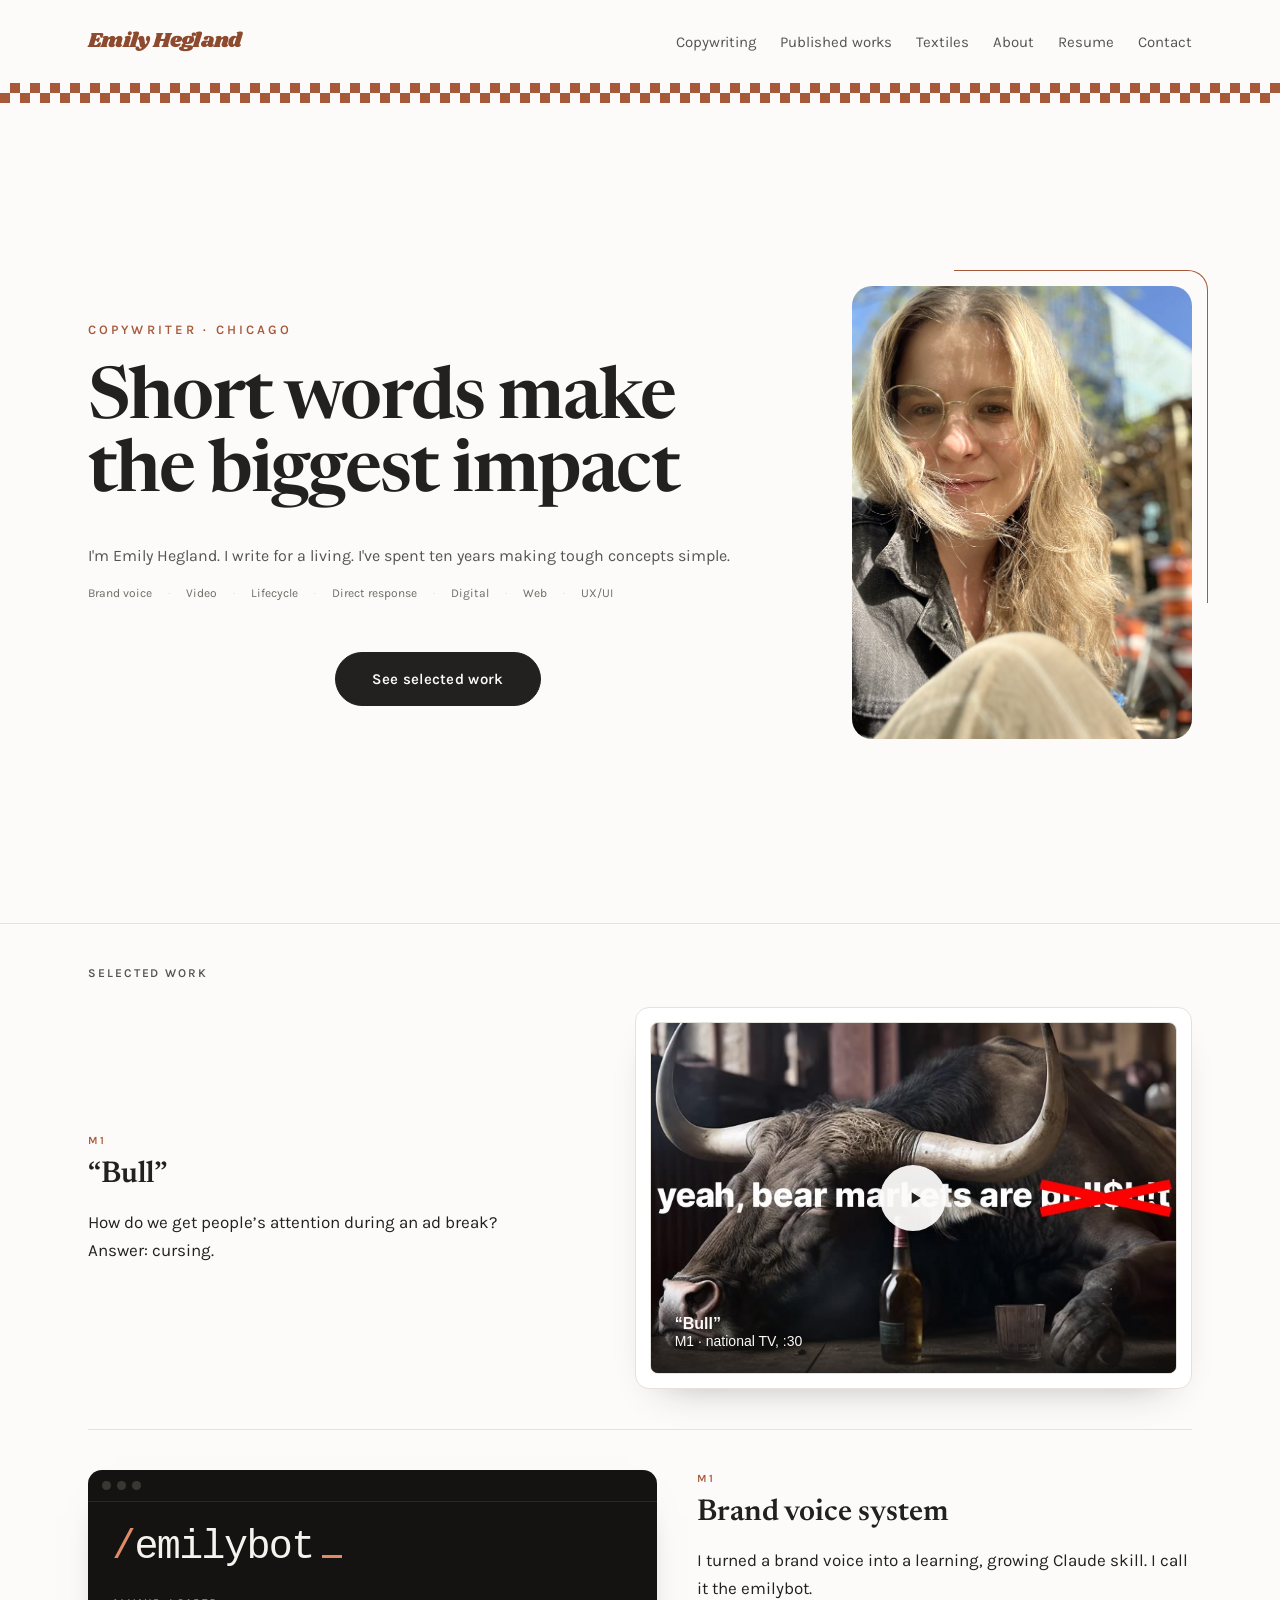
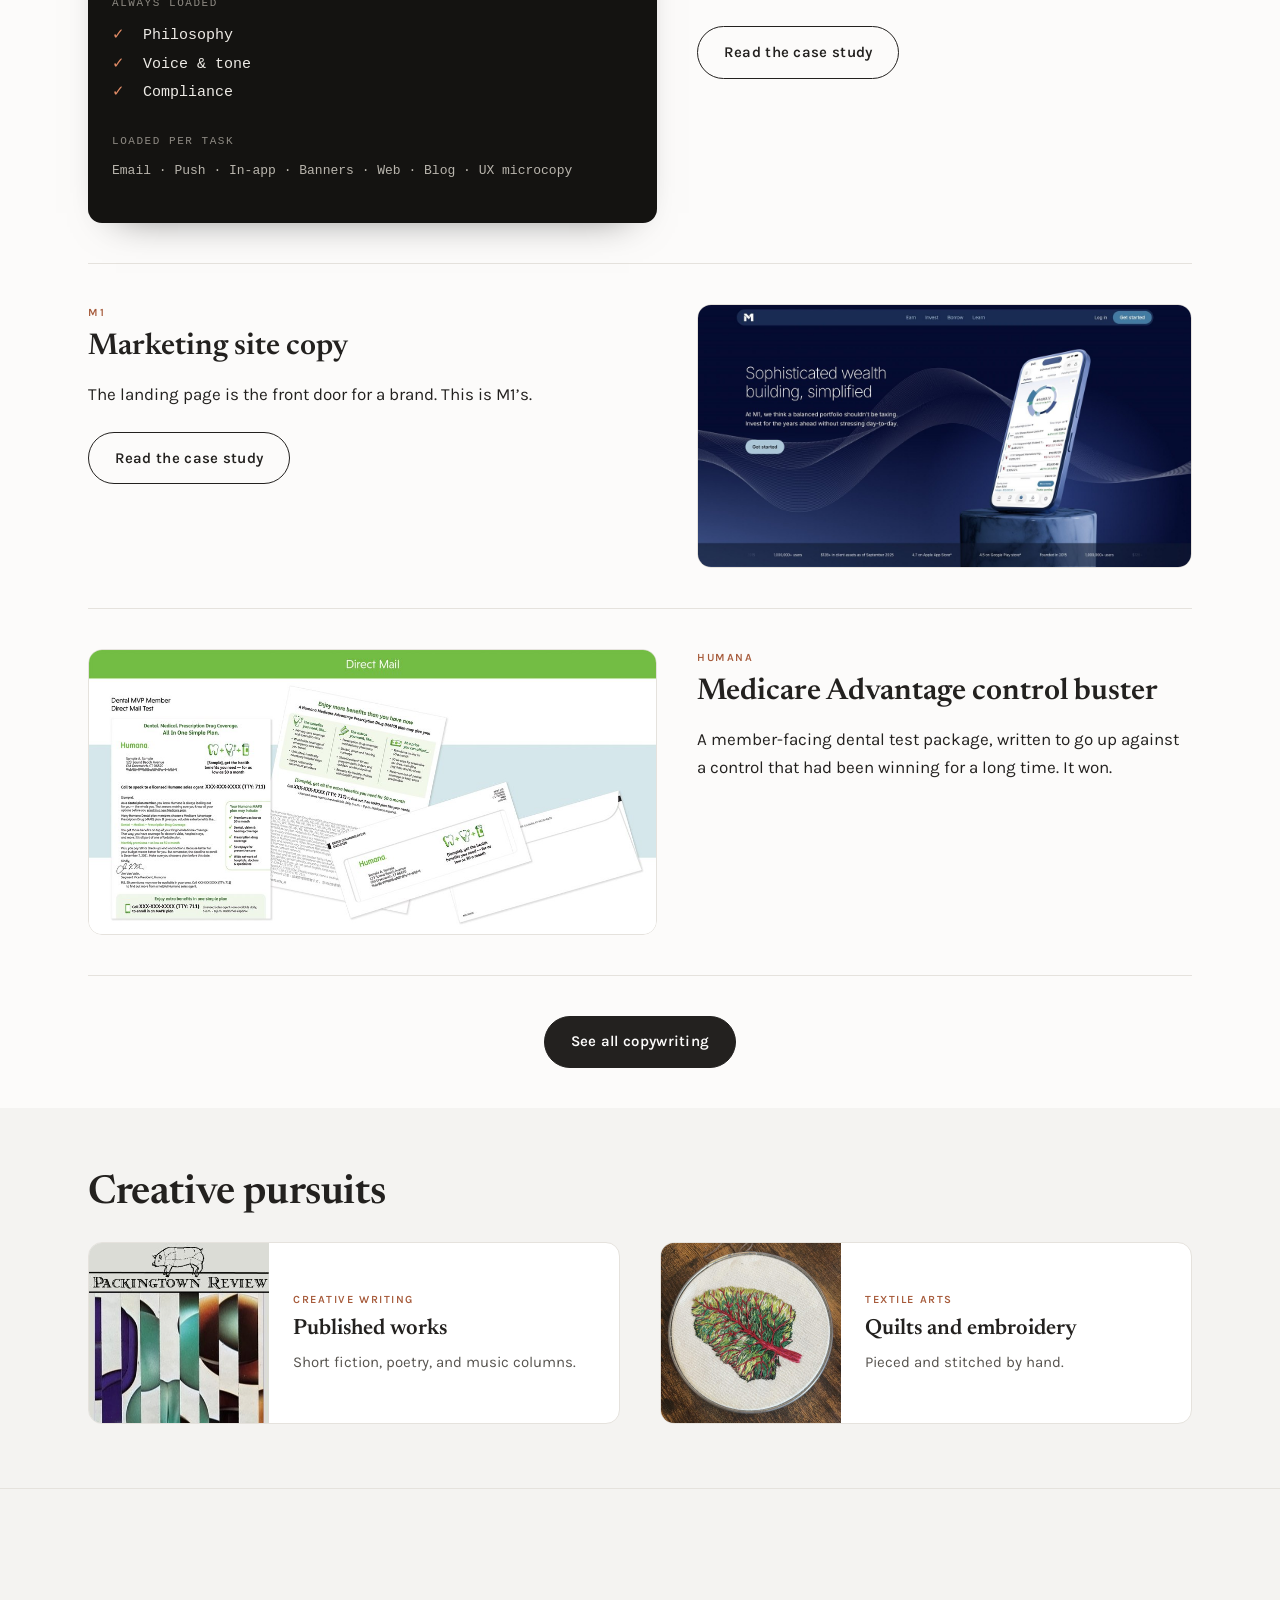
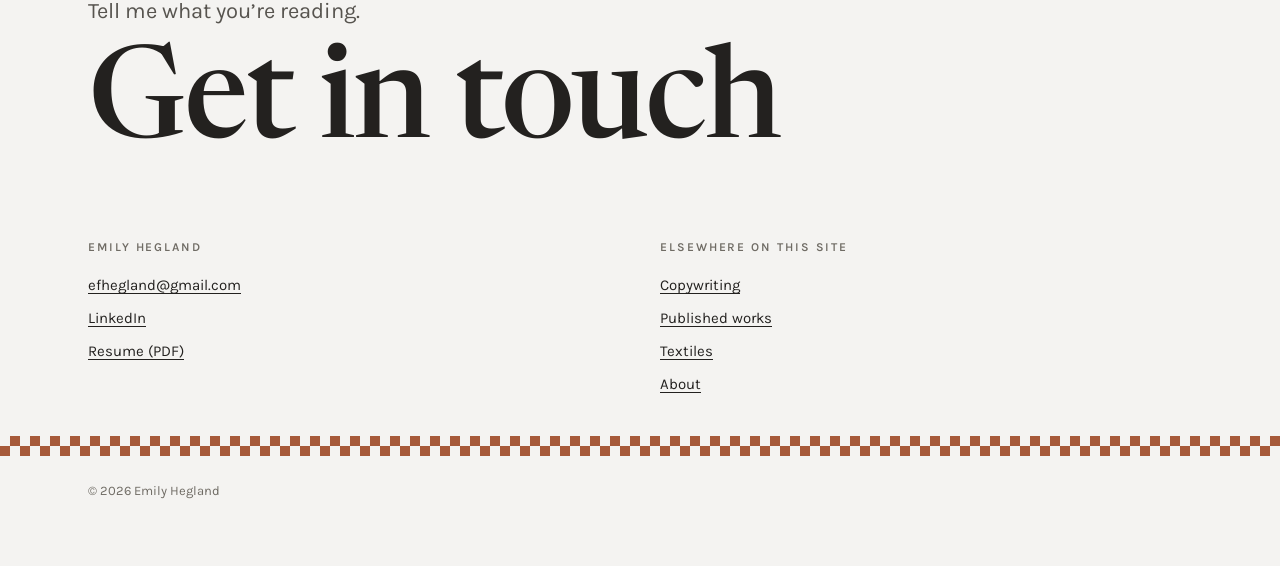
<file: index.html>
<!DOCTYPE html>
<html lang="en">
<head>
<meta charset="utf-8">
<meta name="viewport" content="width=device-width, initial-scale=1">
<title>Emily Hegland | Copywriter, Chicago</title>

<meta name="description" content="Emily Hegland is a Chicago copywriter. Ten years of making tough concepts simple, mostly about money. Copy for M1, Humana, The Hartford, and Fundbox.">
<meta property="og:title" content="Emily Hegland | Copywriter, Chicago">
<meta property="og:description" content="Chicago copywriter. Ten years of making tough concepts simple, mostly about money. Copy for M1, Humana, The Hartford, and Fundbox.">
<meta property="og:type" content="website">
<meta property="og:url" content="https://emilyhegland.com/">
<meta property="og:image" content="https://emilyhegland.com/images/og-card.jpg">
<meta property="og:image:width" content="1200">
<meta property="og:image:height" content="630">
<meta property="og:image:alt" content="Emily Hegland, copywriter, Chicago">
<meta name="twitter:card" content="summary_large_image">

<link rel="icon" href="favicon.svg" type="image/svg+xml">
<link rel="apple-touch-icon" href="apple-touch-icon.png">
<link rel="preconnect" href="https://fonts.googleapis.com">
<link rel="preconnect" href="https://fonts.gstatic.com" crossorigin>
<link rel="stylesheet" href="https://fonts.googleapis.com/css2?family=Newsreader:ital,opsz,wght@0,6..72,400;0,6..72,500;0,6..72,600;1,6..72,400;1,6..72,500&family=Karla:ital,wght@0,400;0,500;0,600;1,400&family=Shrikhand&display=swap">
<link rel="stylesheet" href="style.css?v=15">
</head>
<body>

<header class="site-head">
  <div class="wrap site-head__inner">
    <a class="wordmark" href="index.html">Emily Hegland</a>
    <nav aria-label="Main">
      <ul class="nav">
        <li><a href="copywriting.html">Copywriting</a></li>
        <li><a href="writing.html">Published works</a></li>
        <li><a href="textiles.html">Textiles</a></li>
        <li><a href="about.html">About</a></li>
        <li><a href="emily-hegland-resume.pdf" target="_blank" rel="noopener">Resume</a></li>
        <li><a href="#contact">Contact</a></li>
      </ul>
    </nav>
  </div>
</header>
<div class="checker" aria-hidden="true"></div>

<main>

  <!-- ============================================================ HERO -->
  <section class="hero hero--home">
    <div class="wrap hero__grid">

      <div class="hero__main">
        <p class="eyebrow eyebrow--clay">Copywriter · Chicago</p>
        <h1>Short words make the biggest impact</h1>

        <div class="hero__bio">
          <p class="lede">
            I'm Emily Hegland. I write for a living. I've spent ten years
            making tough concepts simple.
          </p>
          <ul class="hero__meta">
            <li>Brand voice</li>
            <li>Video</li>
            <li>Lifecycle</li>
            <li>Direct response</li>
            <li>Digital</li>
            <li>Web</li>
            <li>UX/UI</li>
          </ul>
        </div>

        <p class="hero__cta">
          <a class="btn" href="#work">See selected work</a>
        </p>
      </div>

      <figure class="hero__photo framed">
        <span class="framed__img">
          <img class="film" src="images/portrait-hero-color.jpg" alt="Emily Hegland" width="700" height="933">
        </span>
      </figure>

    </div>
  </section>

  <hr class="rule">

  <!-- ===================================================== SELECTED WORK -->
  <!-- Four pieces, strongest first. The full portfolio lives on copywriting.html. -->
  <section class="section section--tight" id="work">
    <div class="wrap">

      <div class="section-head">
        <p class="eyebrow">Selected work</p>
      </div>

      <!-- ============================================================ BULL -->
      <article class="workitem workitem--spot">
        <div class="workitem__text">
          <p class="card__kicker">M1</p>
          <h3>&ldquo;Bull&rdquo;</h3>
          <p>
            How do we get people&rsquo;s attention during an ad break? Answer: cursing.
          </p>
        </div>

        <div class="matte">
          <div class="matte__mount">
            <button class="poster poster--3x2" data-video="videos/bull.mp4" data-ratio="3x2"
                    aria-label="Play the M1 spot &quot;Bull&quot;">
              <img width="720" height="480" src="images/poster-bull.jpg" alt="A bull slumped at a bar beside a whiskey bottle, with the line &quot;yeah, bear markets are bull$#!t&quot;">
              <span class="poster__play"><span>
                <svg viewBox="0 0 24 24" aria-hidden="true"><path d="M8 5v14l11-7z"/></svg>
              </span></span>
              <span class="poster__label"><strong>&ldquo;Bull&rdquo;</strong>M1 · national TV, :30</span>
            </button>
          </div>
        </div>
      </article>

      <!-- ======================================================== EMILYBOT -->
      <article class="workitem">
        <div class="workitem__media">
          <div class="term" role="img" aria-label="Terminal showing the /emilybot Claude skill, with philosophy, voice and tone, and compliance always loaded, and channel guides loaded per task">
            <div class="term__bar" aria-hidden="true"><span></span><span></span><span></span></div>
            <div class="term__body" aria-hidden="true">
              <p class="term__cmd"><i>/</i>emilybot</p>
              <p class="term__label">Always loaded</p>
              <ul class="term__list">
                <li>Philosophy</li>
                <li>Voice &amp; tone</li>
                <li>Compliance</li>
              </ul>
              <p class="term__label">Loaded per task</p>
              <p class="term__tasks">Email &middot; Push &middot; In-app &middot; Banners &middot; Web &middot; Blog &middot; UX microcopy</p>
            </div>
          </div>
        </div>
        <div class="workitem__text">
          <p class="card__kicker">M1</p>
          <h3>Brand voice system</h3>
          <p>
            I turned a brand voice into a learning, growing Claude skill. I call it
            the emilybot.
          </p>
          <p class="mt-3">
            <a class="btn btn--ghost" href="case-m1-voice.html">Read the case study</a>
          </p>
        </div>
      </article>

      <!-- ====================================================== M1 WEBSITE -->
      <article class="workitem workitem--flip">
        <div class="workitem__media">
          <img width="1300" height="692" src="images/sm-m1-site-page.jpg"
               data-full="images/m1-site-page.jpg"
               alt="M1 marketing site page"
               data-caption="M1, marketing site copy">
        </div>
        <div class="workitem__text">
          <p class="card__kicker">M1</p>
          <h3>Marketing site copy</h3>
          <p>
            The landing page is the front door for a brand. This is M1&rsquo;s.
          </p>
          <p class="mt-3">
            <a class="btn btn--ghost" href="case-m1-web.html">Read the case study</a>
          </p>
        </div>
      </article>

      <!-- ======================================================== HUMANA -->
      <article class="workitem">
        <div class="workitem__media">
          <img width="1100" height="550" src="images/dm-humana-dental.jpg"
               alt="Humana Medicare Advantage dental direct mail"
               data-caption="Humana, Medicare Advantage dental control buster">
        </div>
        <div class="workitem__text">
          <p class="card__kicker">Humana</p>
          <h3>Medicare Advantage control buster</h3>
          <p>
            A member-facing dental test package, written to go up against a control
            that had been winning for a long time. It won.
          </p>
        </div>
      </article>

      <p class="section-more section-more--centre mt-4">
        <a class="btn" href="copywriting.html">See all copywriting</a>
      </p>

    </div>
  </section>


  <!-- ========================================================= THE REST -->
  <section class="section section--deep">
    <div class="wrap">
      <div class="section-head">
        <h2>Creative pursuits</h2>
      </div>

      <div class="grid grid--two">

        <a class="card card--row" href="writing.html">
          <div class="card__media"><img src="images/packingtown-review.jpg" width="320" height="320" alt="Cover of Packingtown Review, Issue 21" loading="lazy"></div>
          <div class="card__body">
            <p class="card__kicker">Creative writing</p>
            <h3>Published works</h3>
            <p class="card__note">
              Short fiction, poetry, and music columns.
            </p>
          </div>
        </a>

        <a class="card card--row" href="textiles.html">
          <div class="card__media"><img src="images/reel-embroidery-chard.jpg" width="720" height="900" alt="Hand embroidery of a rainbow chard leaf in a small hoop" loading="lazy"></div>
          <div class="card__body">
            <p class="card__kicker">Textile arts</p>
            <h3>Quilts and embroidery</h3>
            <p class="card__note">
              Pieced and stitched by hand.
            </p>
          </div>
        </a>

      </div>
    </div>
  </section>


</main>

<!-- =========================================================== CONTACT -->
<footer class="site-foot" id="contact">
  <div class="wrap">

    <div class="foot-cta">
      <p class="foot-cta__setup"><span data-cycle="[&quot;Tell me what you&rsquo;re reading.&quot;, &quot;What&rsquo;s your Letterboxd top 4?&quot;, &quot;Let&rsquo;s nail down your brand voice.&quot;, &quot;Ask me for a hot take.&quot;, &quot;Wanna go thrifting?&quot;, &quot;Buy me a High Life.&quot;]">Tell me what you&rsquo;re reading.</span></p>
      <a class="foot-cta__link" href="mailto:efhegland@gmail.com">Get in touch</a>
    </div>

    <div class="site-foot__inner">
      <div>
        <p class="eyebrow">Emily Hegland</p>
        <ul class="contact-list">
          <li><a href="mailto:efhegland@gmail.com">efhegland@gmail.com</a></li>
          <li><a href="https://www.linkedin.com/in/emily-hegland-7918b3ab/">LinkedIn</a></li>
          <li><a href="emily-hegland-resume.pdf" target="_blank" rel="noopener">Resume (PDF)</a></li>
        </ul>
      </div>
      <div>
        <p class="eyebrow">Elsewhere on this site</p>
        <ul class="contact-list">
          <li><a href="copywriting.html">Copywriting</a></li>
          <li><a href="writing.html">Published works</a></li>
          <li><a href="textiles.html">Textiles</a></li>
          <li><a href="about.html">About</a></li>
        </ul>
      </div>
    </div>

  </div>
  <div class="checker checker--foot" aria-hidden="true"></div>
  <div class="wrap">
    <p class="fineprint">&copy; <span id="year">2026</span> Emily Hegland</p>
  </div>
</footer>

<script src="cycle.js?v=12"></script>
<script src="player.js?v=12"></script>
<script src="lightbox.js?v=12"></script>
<script>
  document.getElementById('year').textContent = new Date().getFullYear();
</script>

<script src="nav.js?v=12"></script>
</body>
</html>
</file>
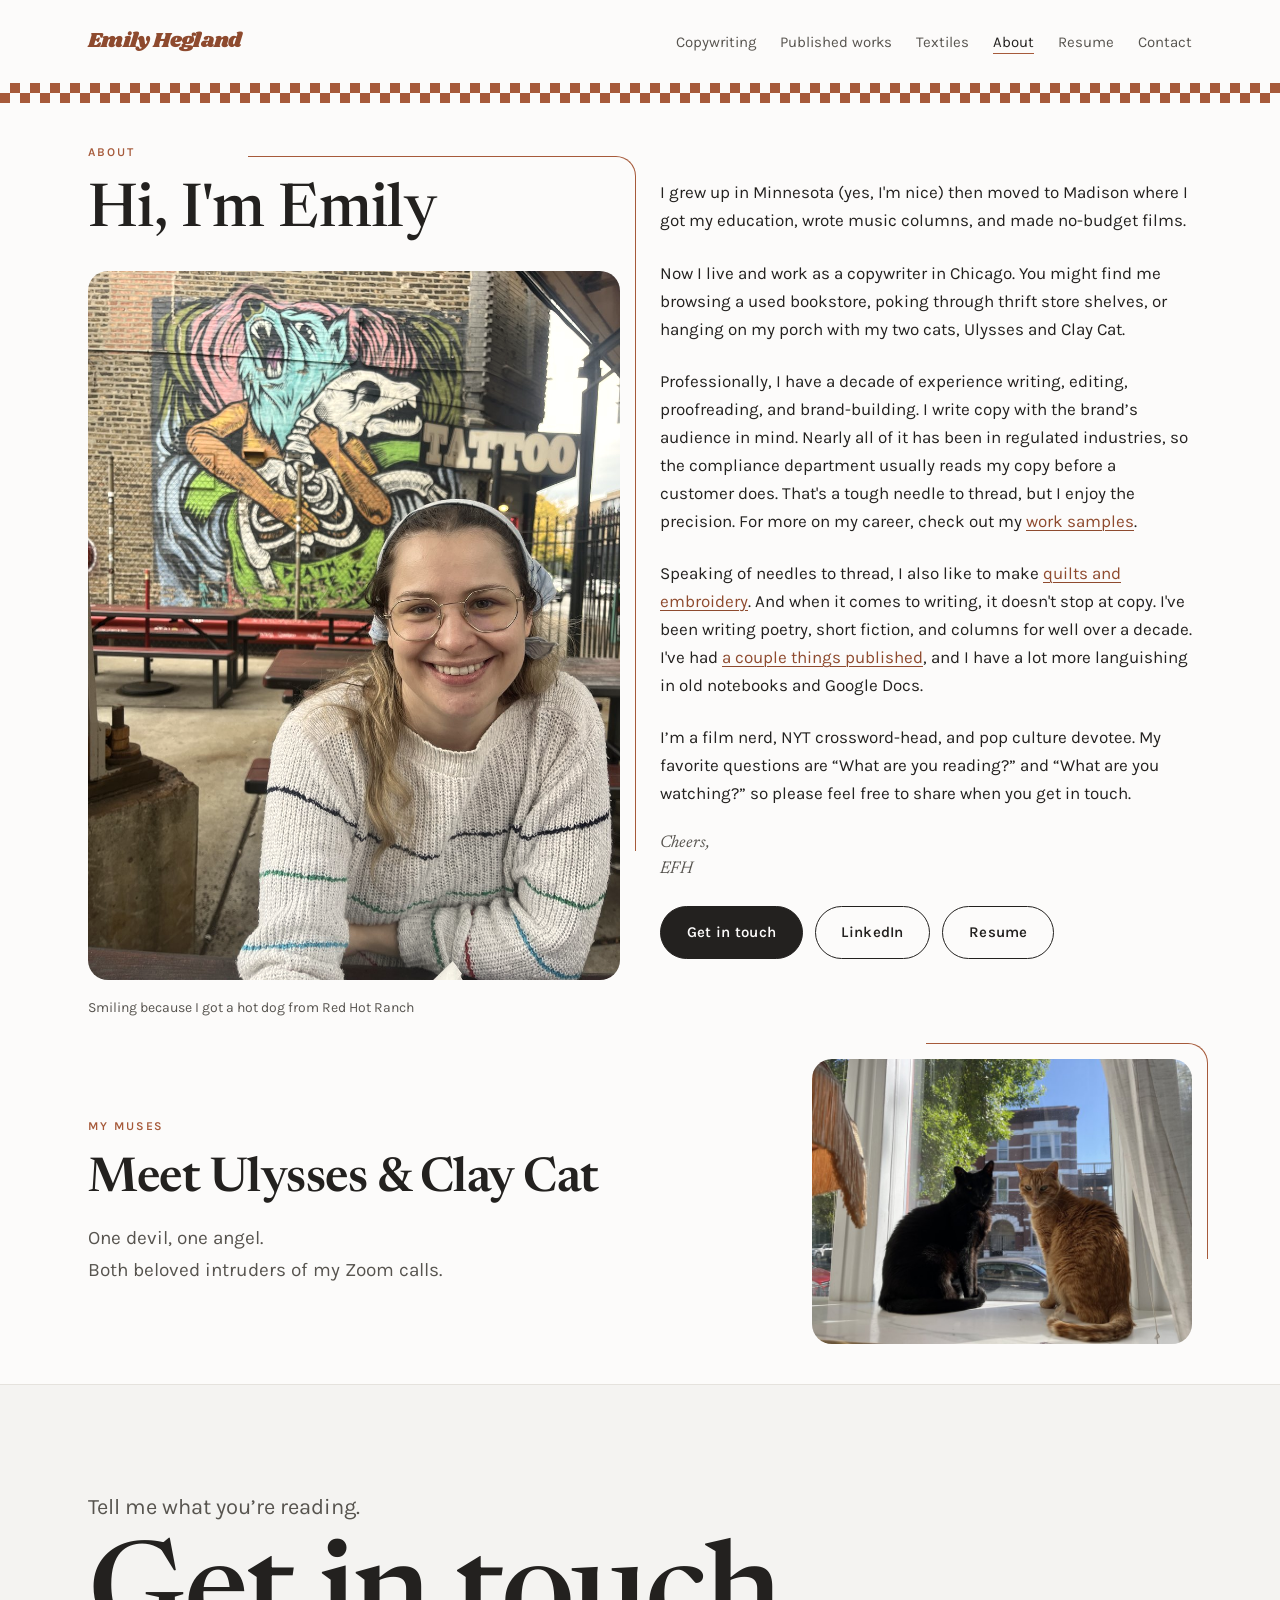
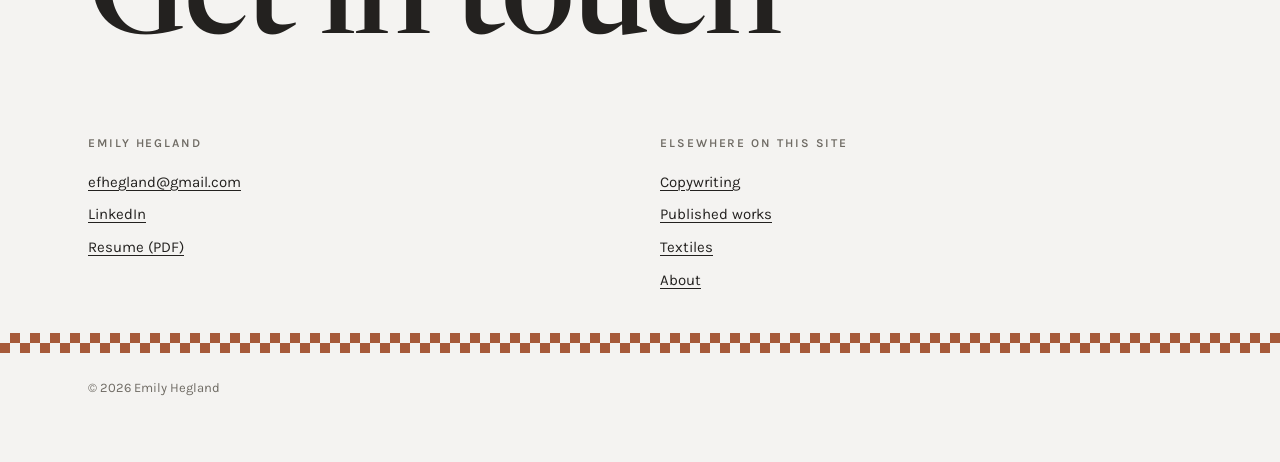
<file: about.html>
<!DOCTYPE html>
<html lang="en">
<head>
<meta charset="utf-8">
<meta name="viewport" content="width=device-width, initial-scale=1">
<title>About | Emily Hegland</title>
<meta name="description" content="Emily Hegland: Chicago copywriter, fiction writer, poet, quilter. A decade of brand voice, video, and digital.">
<link rel="icon" href="favicon.svg" type="image/svg+xml">
<link rel="apple-touch-icon" href="apple-touch-icon.png">
<link rel="preconnect" href="https://fonts.googleapis.com">
<link rel="preconnect" href="https://fonts.gstatic.com" crossorigin>
<link rel="stylesheet" href="https://fonts.googleapis.com/css2?family=Newsreader:ital,opsz,wght@0,6..72,400;0,6..72,500;0,6..72,600;1,6..72,400;1,6..72,500&family=Karla:ital,wght@0,400;0,500;0,600;1,400&family=Shrikhand&display=swap">
<link rel="stylesheet" href="style.css?v=15">
</head>
<body>

<header class="site-head">
  <div class="wrap site-head__inner">
    <a class="wordmark" href="index.html">Emily Hegland</a>
    <nav aria-label="Main">
      <ul class="nav">
        <li><a href="copywriting.html">Copywriting</a></li>
        <li><a href="writing.html">Published works</a></li>
        <li><a href="textiles.html">Textiles</a></li>
        <li><a href="about.html" aria-current="page">About</a></li>
        <li><a href="emily-hegland-resume.pdf" target="_blank" rel="noopener">Resume</a></li>
        <li><a href="index.html#contact">Contact</a></li>
      </ul>
    </nav>
  </div>
</header>
<div class="checker" aria-hidden="true"></div>

<main>

  <section class="about-open">
    <div class="wrap">
      <p class="eyebrow eyebrow--clay">About</p>

      <div class="about-open__grid">

        <div class="about-open__lead">
          <h1>Hi, I'm Emily</h1>

          <figure class="framed">
            <span class="framed__img">
              <img class="film" src="images/about-mural.jpg" width="1000" height="1333"
                   alt="Emily Hegland outside a Chicago tattoo shop, a large mural on the brick wall behind her">
            </span>
            <figcaption class="caption">Smiling because I got a hot dog from Red Hot Ranch</figcaption>
          </figure>
        </div>

        <div class="prose stack">
          <p>
            I grew up in Minnesota (yes, I'm nice) then moved to Madison where I
            got my education, wrote music columns, and made no-budget films.
          </p>

          <p>
            Now I live and work as a copywriter in Chicago. You might find me
            browsing a used bookstore, poking through thrift store shelves, or
            hanging on my porch with my two cats, Ulysses and Clay Cat.
          </p>

          <p>
            Professionally, I have a decade of experience writing, editing, proofreading, and brand-building. I write copy with the brand&rsquo;s audience in mind. Nearly all of it has
            been in regulated industries, so the compliance department usually
            reads my copy before a customer does. That's a tough needle to thread,
            but I enjoy the precision. For more on my career, check out my
            <a href="copywriting.html">work samples</a>.
          </p>

          <p>
            Speaking of needles to thread, I also like to make
            <a href="textiles.html">quilts and embroidery</a>. And when it
            comes to writing, it doesn't stop at copy. I've been writing poetry,
            short fiction, and columns for well over a decade. I've had
            <a href="writing.html">a couple things published</a>, and I have a lot
            more languishing in old notebooks and Google Docs.
          </p>

          <p>
            I&rsquo;m a film nerd, NYT crossword-head, and pop culture devotee. My favorite questions are &ldquo;What are you
            reading?&rdquo; and &ldquo;What are you watching?&rdquo; so please feel
            free to share when you get in touch.
          </p>

          <p class="serif-aside">
            Cheers,<br>
            EFH
          </p>

          <p>
            <a class="btn" href="index.html#contact">Get in touch</a>
            &nbsp;
            <a class="btn btn--ghost" href="https://www.linkedin.com/in/emily-hegland-7918b3ab/">LinkedIn</a>
            &nbsp;
            <a class="btn btn--ghost" href="emily-hegland-resume.pdf" target="_blank" rel="noopener">Resume</a>
          </p>
        </div>

      </div>
    </div>
  </section>

  <section class="section muses-section">
    <div class="wrap muses">
      <div class="muses__text">
        <p class="eyebrow eyebrow--clay">My muses</p>
        <h2>Meet Ulysses &amp; Clay Cat</h2>
        <p><span>One devil, one angel.</span> <span>Both beloved intruders of my Zoom calls.</span></p>
      </div>

      <figure class="framed muses__photo">
        <span class="framed__img">
          <img src="images/muses-window.jpg" width="800" height="600" loading="lazy"
               alt="Ulysses, a black cat, and Clay Cat, an orange tabby, sitting side by side on a sunny windowsill">
        </span>
      </figure>
    </div>
  </section>

</main>

<footer class="site-foot" id="contact">
  <div class="wrap">

    <div class="foot-cta">
      <p class="foot-cta__setup"><span data-cycle="[&quot;Tell me what you&rsquo;re reading.&quot;, &quot;What&rsquo;s your Letterboxd top 4?&quot;, &quot;Let&rsquo;s nail down your brand voice.&quot;, &quot;Ask me for a hot take.&quot;, &quot;Wanna go thrifting?&quot;, &quot;Buy me a High Life.&quot;]">Tell me what you&rsquo;re reading.</span></p>
      <a class="foot-cta__link" href="mailto:efhegland@gmail.com">Get in touch</a>
    </div>

    <div class="site-foot__inner">
      <div>
        <p class="eyebrow">Emily Hegland</p>
        <ul class="contact-list">
          <li><a href="mailto:efhegland@gmail.com">efhegland@gmail.com</a></li>
          <li><a href="https://www.linkedin.com/in/emily-hegland-7918b3ab/">LinkedIn</a></li>
          <li><a href="emily-hegland-resume.pdf" target="_blank" rel="noopener">Resume (PDF)</a></li>
        </ul>
      </div>
      <div>
        <p class="eyebrow">Elsewhere on this site</p>
        <ul class="contact-list">
          <li><a href="copywriting.html">Copywriting</a></li>
          <li><a href="writing.html">Published works</a></li>
          <li><a href="textiles.html">Textiles</a></li>
          <li><a href="about.html">About</a></li>
        </ul>
      </div>
    </div>

  </div>
  <div class="checker checker--foot" aria-hidden="true"></div>
  <div class="wrap">
    <p class="fineprint">&copy; <span id="year">2026</span> Emily Hegland</p>
  </div>
</footer>

<script src="cycle.js?v=12"></script>
<script>document.getElementById('year').textContent = new Date().getFullYear();</script>

<script src="lightbox.js?v=12"></script>

<script src="nav.js?v=12"></script>
</body>
</html>
</file>
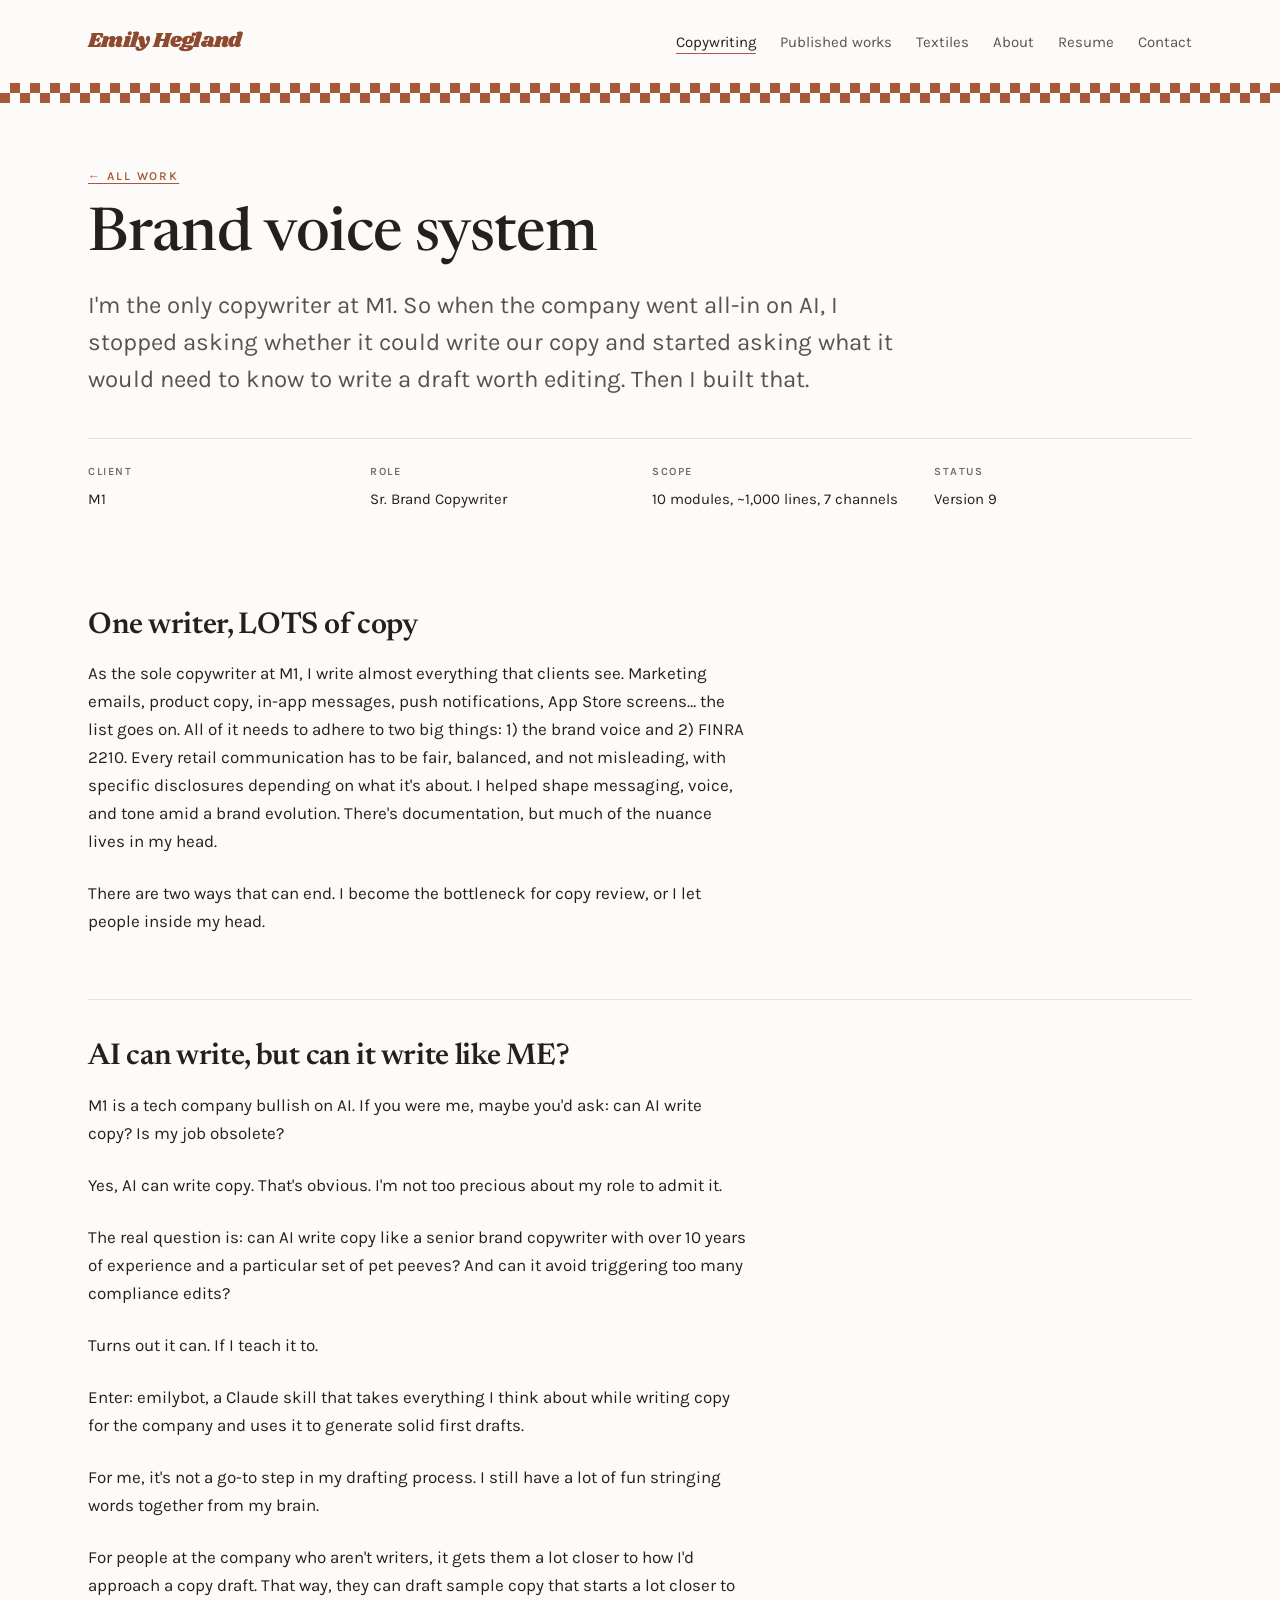
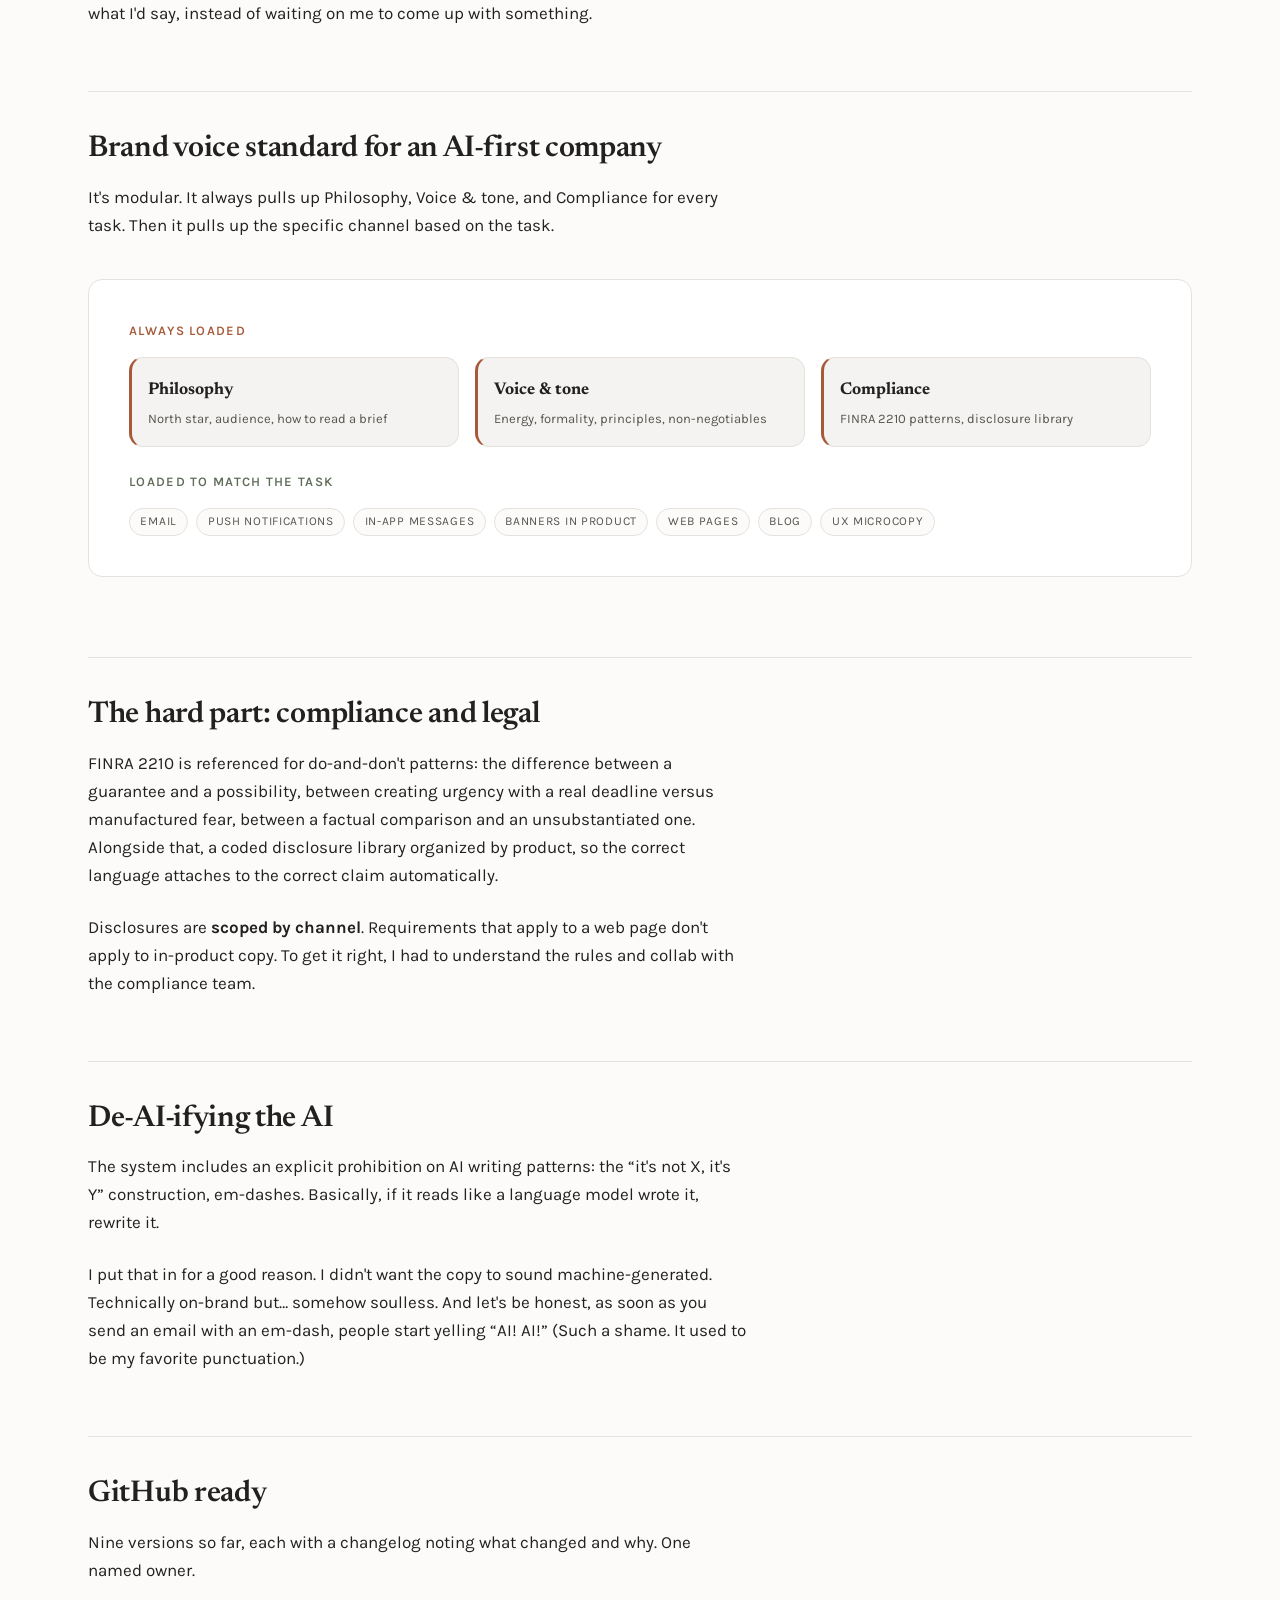
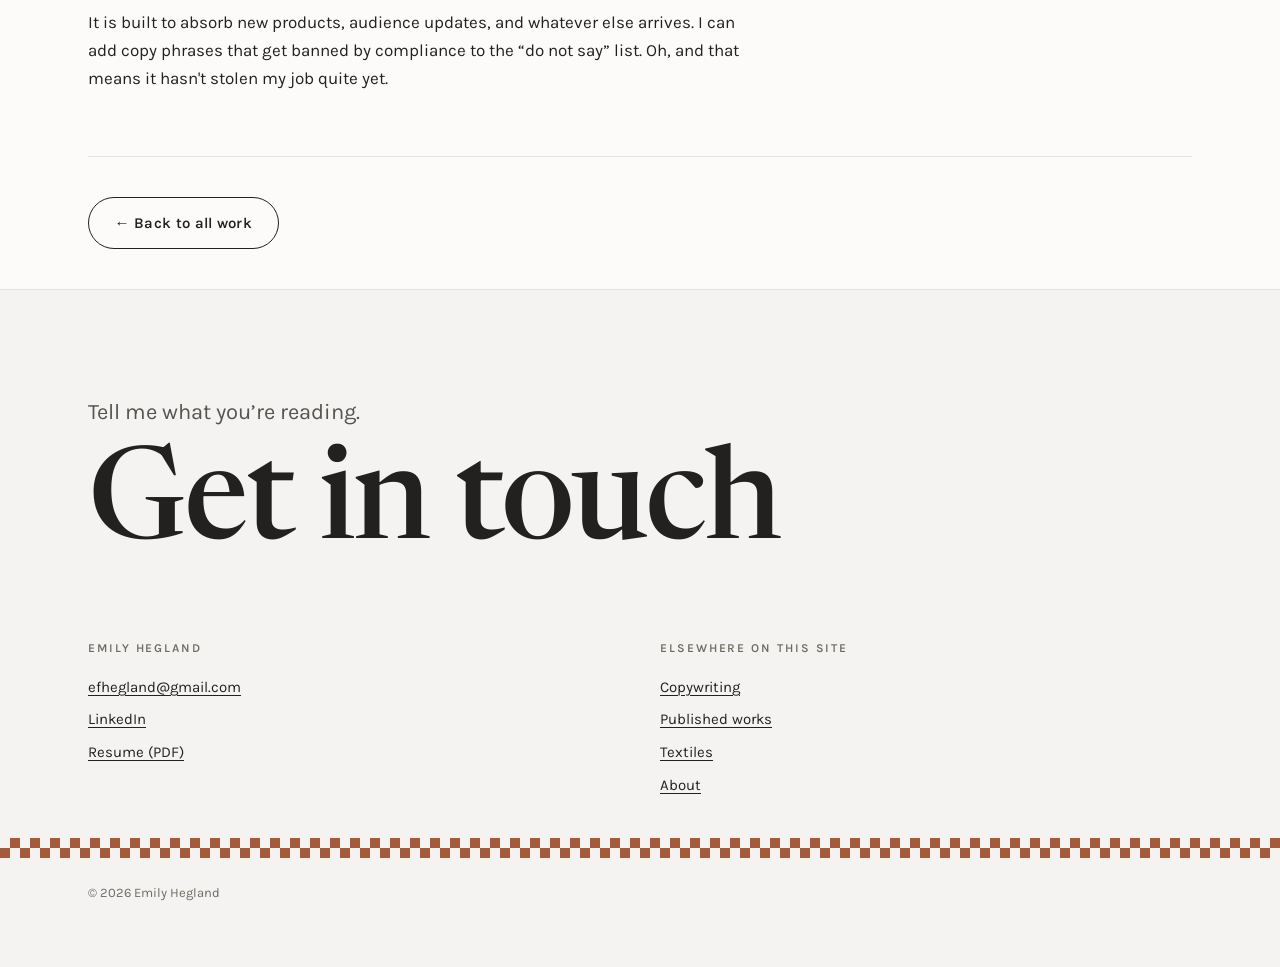
<file: case-m1-voice.html>
<!DOCTYPE html>
<html lang="en">
<head>
<meta charset="utf-8">
<meta name="viewport" content="width=device-width, initial-scale=1">
<title>Brand voice system | M1 | Emily Hegland</title>
<meta name="description" content="Case study: building a modular, versioned brand voice system that gets anyone at M1 to an on-voice first draft. Compliance still reviews every piece.">
<link rel="icon" href="favicon.svg" type="image/svg+xml">
<link rel="apple-touch-icon" href="apple-touch-icon.png">
<link rel="preconnect" href="https://fonts.googleapis.com">
<link rel="preconnect" href="https://fonts.gstatic.com" crossorigin>
<link rel="stylesheet" href="https://fonts.googleapis.com/css2?family=Newsreader:ital,opsz,wght@0,6..72,400;0,6..72,500;0,6..72,600;1,6..72,400;1,6..72,500&family=Karla:ital,wght@0,400;0,500;0,600;1,400&family=Shrikhand&display=swap">
<link rel="stylesheet" href="style.css?v=15">
</head>
<body>

<header class="site-head">
  <div class="wrap site-head__inner">
    <a class="wordmark" href="index.html">Emily Hegland</a>
    <nav aria-label="Main">
      <ul class="nav">
        <li><a href="copywriting.html" aria-current="page">Copywriting</a></li>
        <li><a href="writing.html">Published works</a></li>
        <li><a href="textiles.html">Textiles</a></li>
        <li><a href="about.html">About</a></li>
        <li><a href="emily-hegland-resume.pdf" target="_blank" rel="noopener">Resume</a></li>
        <li><a href="index.html#contact">Contact</a></li>
      </ul>
    </nav>
  </div>
</header>
<div class="checker" aria-hidden="true"></div>

<main>

  <section class="cs-head">
    <div class="wrap">
      <p class="eyebrow eyebrow--clay">
        <a class="link-plain" href="copywriting.html">← All work</a>
      </p>
      <h1>Brand voice system</h1>
      <p class="lede">
        I'm the only copywriter at M1. So when the company went all-in on AI, I
        stopped asking whether it could write our copy and started asking what it
        would need to know to write a draft worth editing. Then I built that.
      </p>

      <dl class="cs-facts">
        <div><dt>Client</dt><dd>M1</dd></div>
        <div><dt>Role</dt><dd>Sr. Brand Copywriter</dd></div>
        <div><dt>Scope</dt><dd>10 modules, ~1,000 lines, 7 channels</dd></div>
        <div><dt>Status</dt><dd>Version 9</dd></div>
      </dl>
    </div>
  </section>

  <div class="wrap">

    <!-- ========================================================= 1. PROBLEM -->
    <section class="cs-block">
      <h2>One writer, LOTS of copy</h2>
      <div class="prose">
        <p>
          As the sole copywriter at M1, I write almost everything that clients
          see. Marketing emails, product copy, in-app messages, push
          notifications, App Store screens&hellip; the list goes on. All of it
          needs to adhere to two big things: 1) the brand voice and 2) FINRA
          2210. Every retail communication has to be fair, balanced, and not
          misleading, with specific disclosures depending on what it's about. I
          helped shape messaging, voice, and tone amid a brand evolution.
          There's documentation, but much of the nuance lives in my head.
        </p>
        <p>
          There are two ways that can end. I become the bottleneck for copy
          review, or I let people inside my head.
        </p>
      </div>
    </section>

    <hr class="rule">

    <!-- ======================================================== 2. THE PROPOSAL -->
    <section class="cs-block">
      <h2>AI can write, but can it write like ME?</h2>
      <div class="prose">
        <p>
          M1 is a tech company bullish on AI. If you were me, maybe you'd ask:
          can AI write copy? Is my job obsolete?
        </p>
        <p>
          Yes, AI can write copy. That's obvious. I'm
          not too precious about my role to admit it.
        </p>
        <p>
          The real question is: can AI write copy like a senior brand copywriter
          with over 10 years of experience and a particular set of pet peeves? And
          can it avoid triggering too many compliance edits?
        </p>
        <p>
          Turns out it can. If I teach it to.
        </p>
        <p>
          Enter: emilybot, a Claude skill that takes everything I think about
          while writing copy for the company and uses it to generate solid first
          drafts.
        </p>
        <p>
          For me, it's not a go-to step in my drafting process. I still have a
          lot of fun stringing words together from my brain.
        </p>
        <p>
          For people at the company who aren't writers, it gets them a lot closer
          to how I'd approach a copy draft. That way, they can draft sample copy
          that starts a lot closer to what I'd say, instead of waiting on me to
          come up with something.
        </p>
      </div>
    </section>

    <hr class="rule">

    <!-- ==================================================== 3. WHAT I BUILT -->
    <section class="cs-block">
      <h2>Brand voice standard for an AI-first company</h2>
      <div class="prose">
        <p>
          It's modular. It always pulls up Philosophy, Voice &amp; tone, and
          Compliance for every task. Then it pulls up the specific channel based
          on the task.
        </p>
      </div>

      <!-- Architecture diagram. Structure only, no module contents. -->
      <div class="panel">
        <p class="label-clay">Always loaded</p>
        <div class="grid grid--gap-2 grid--fit-150">
          <div class="note-card">
            <strong class="serif-strong">Philosophy</strong>
            <p class="note-small">North star, audience, how to read a brief</p>
          </div>
          <div class="note-card">
            <strong class="serif-strong">Voice &amp; tone</strong>
            <p class="note-small">Energy, formality, principles, non-negotiables</p>
          </div>
          <div class="note-card">
            <strong class="serif-strong">Compliance</strong>
            <p class="note-small">FINRA 2210 patterns, disclosure library</p>
          </div>
        </div>

        <p class="label-sage">Loaded to match the task</p>
        <ul class="workitem__tags m-0">
          <li class="tag">Email</li>
          <li class="tag">Push notifications</li>
          <li class="tag">In-app messages</li>
          <li class="tag">Banners in product</li>
          <li class="tag">Web pages</li>
          <li class="tag">Blog</li>
          <li class="tag">UX microcopy</li>
        </ul>
      </div>

    </section>

    <hr class="rule">

    <!-- ================================================== 4. THE HARD PART -->
    <section class="cs-block">
      <h2>The hard part: compliance and legal</h2>
      <div class="prose">
        <p>
          FINRA 2210 is referenced for do-and-don't patterns: the difference
          between a guarantee and a possibility, between creating urgency with a
          real deadline versus manufactured fear, between a factual comparison
          and an unsubstantiated one. Alongside that, a coded disclosure library
          organized by product, so the correct language attaches to the correct
          claim automatically.
        </p>
        <p>
          Disclosures are <strong>scoped by channel</strong>. Requirements that
          apply to a web page don't apply to in-product copy. To get it right,
          I had to understand the rules and collab with the compliance team.
        </p>
      </div>
    </section>

    <hr class="rule">

    <!-- ================================================ 5. THE RULE I'D DEFEND -->
    <section class="cs-block">
      <h2>De-AI-ifying the AI</h2>
      <div class="prose">
        <p>
          The system includes an explicit prohibition on AI writing patterns: the
          &ldquo;it's not X, it's Y&rdquo; construction, em-dashes. Basically, if
          it reads like a language model wrote it, rewrite it.
        </p>
        <p>
          I put that in for a good reason. I didn't want the copy to sound
          machine-generated. Technically on-brand but&hellip; somehow soulless.
          And let's be honest, as soon as you send an email with an em-dash,
          people start yelling &ldquo;AI! AI!&rdquo; (Such a shame. It used to be
          my favorite punctuation.)
        </p>
      </div>
    </section>

    <hr class="rule">

    <!-- ===================================================== 6. GOVERNANCE -->
    <section class="cs-block">
      <h2>GitHub ready</h2>
      <div class="prose">
        <p>
          Nine versions so far, each with a changelog noting what changed and
          why. One named owner.
        </p>
        <p>
          It is built to absorb new products, audience updates, and whatever else
          arrives. I can add copy phrases that get banned by compliance to the
          &ldquo;do not say&rdquo; list. Oh, and that means it hasn't stolen my
          job quite yet.
        </p>
      </div>
    </section>


    <hr class="rule">

    <section class="cs-block">
      <p>
        <a class="btn btn--ghost" href="copywriting.html">← Back to all work</a>
      </p>
    </section>

  </div>

</main>

<footer class="site-foot" id="contact">
  <div class="wrap">

    <div class="foot-cta">
      <p class="foot-cta__setup"><span data-cycle="[&quot;Tell me what you&rsquo;re reading.&quot;, &quot;What&rsquo;s your Letterboxd top 4?&quot;, &quot;Let&rsquo;s nail down your brand voice.&quot;, &quot;Ask me for a hot take.&quot;, &quot;Wanna go thrifting?&quot;, &quot;Buy me a High Life.&quot;]">Tell me what you&rsquo;re reading.</span></p>
      <a class="foot-cta__link" href="mailto:efhegland@gmail.com">Get in touch</a>
    </div>

    <div class="site-foot__inner">
      <div>
        <p class="eyebrow">Emily Hegland</p>
        <ul class="contact-list">
          <li><a href="mailto:efhegland@gmail.com">efhegland@gmail.com</a></li>
          <li><a href="https://www.linkedin.com/in/emily-hegland-7918b3ab/">LinkedIn</a></li>
          <li><a href="emily-hegland-resume.pdf" target="_blank" rel="noopener">Resume (PDF)</a></li>
        </ul>
      </div>
      <div>
        <p class="eyebrow">Elsewhere on this site</p>
        <ul class="contact-list">
          <li><a href="copywriting.html">Copywriting</a></li>
          <li><a href="writing.html">Published works</a></li>
          <li><a href="textiles.html">Textiles</a></li>
          <li><a href="about.html">About</a></li>
        </ul>
      </div>
    </div>

  </div>
  <div class="checker checker--foot" aria-hidden="true"></div>
  <div class="wrap">
    <p class="fineprint">&copy; <span id="year">2026</span> Emily Hegland</p>
  </div>
</footer>

<script src="cycle.js?v=12"></script>
<script>document.getElementById('year').textContent = new Date().getFullYear();</script>

<script src="lightbox.js?v=12"></script>

<script src="nav.js?v=12"></script>
</body>
</html>
</file>
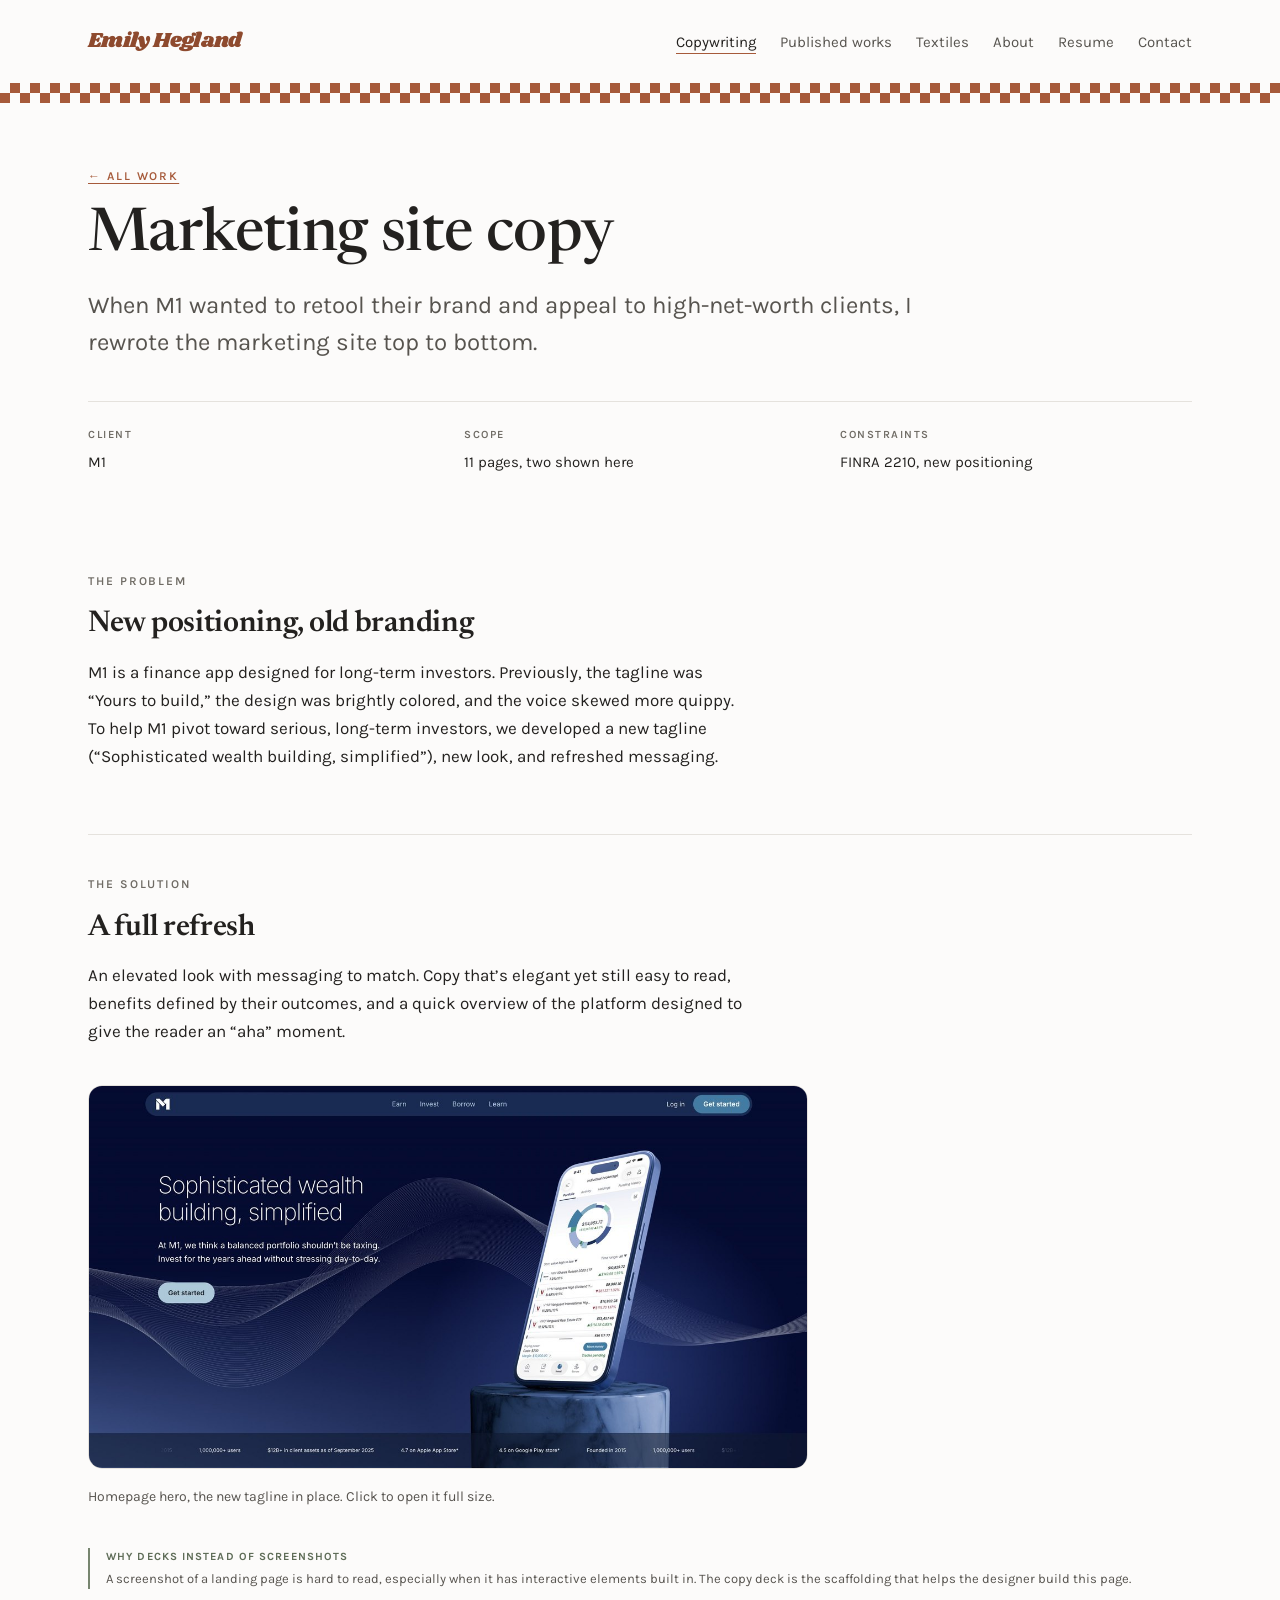
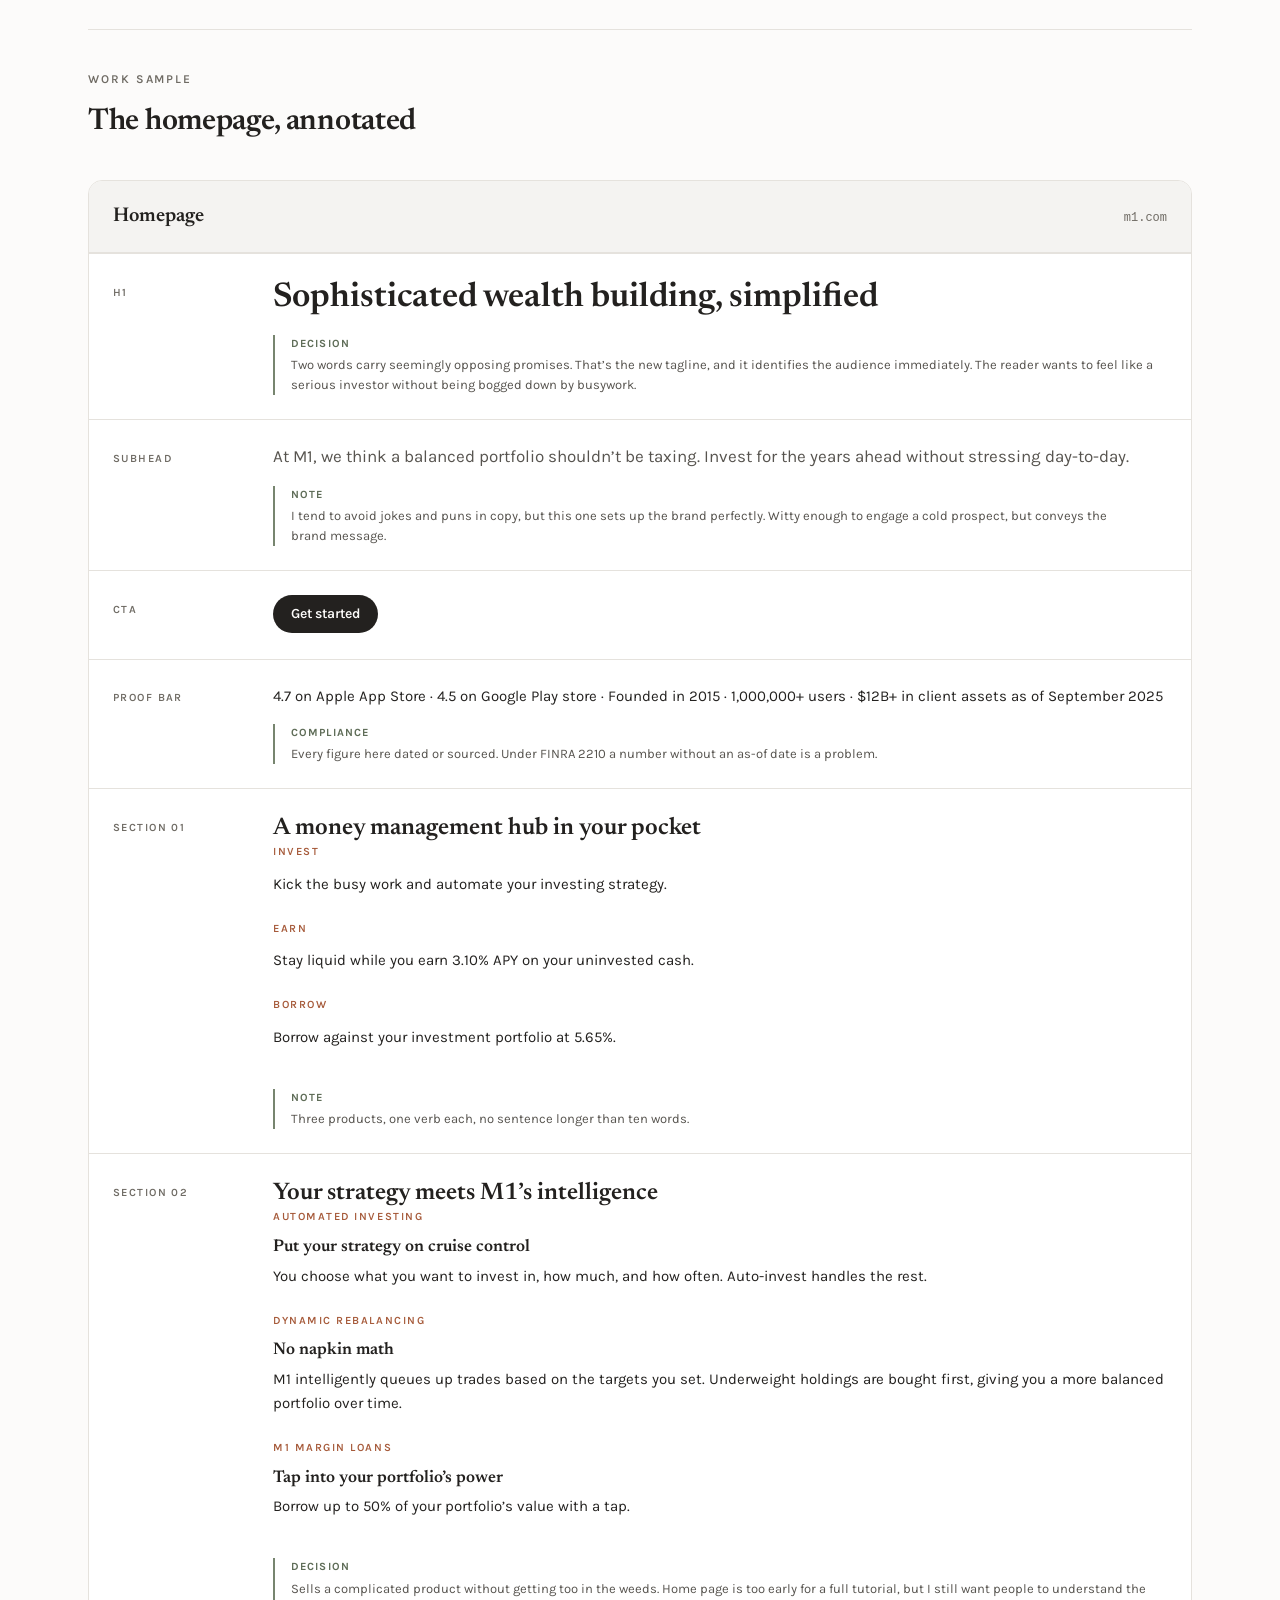
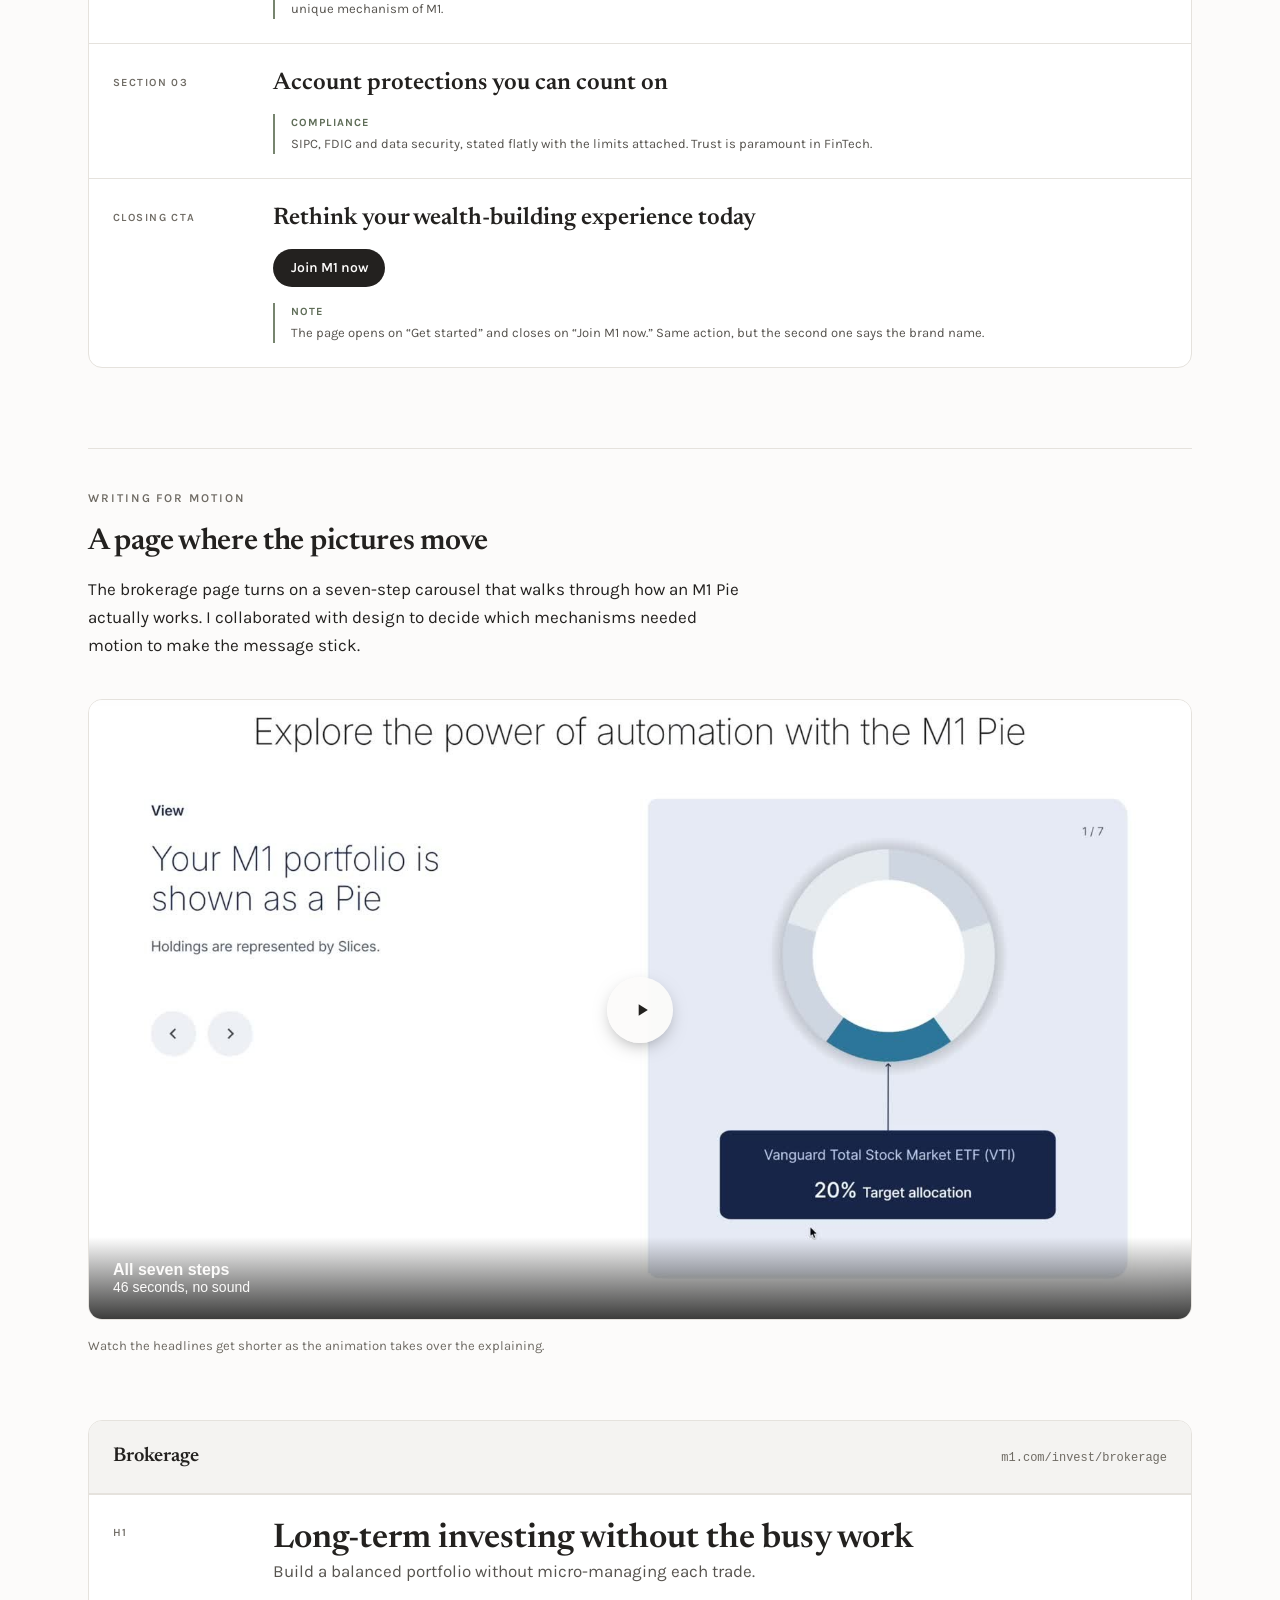
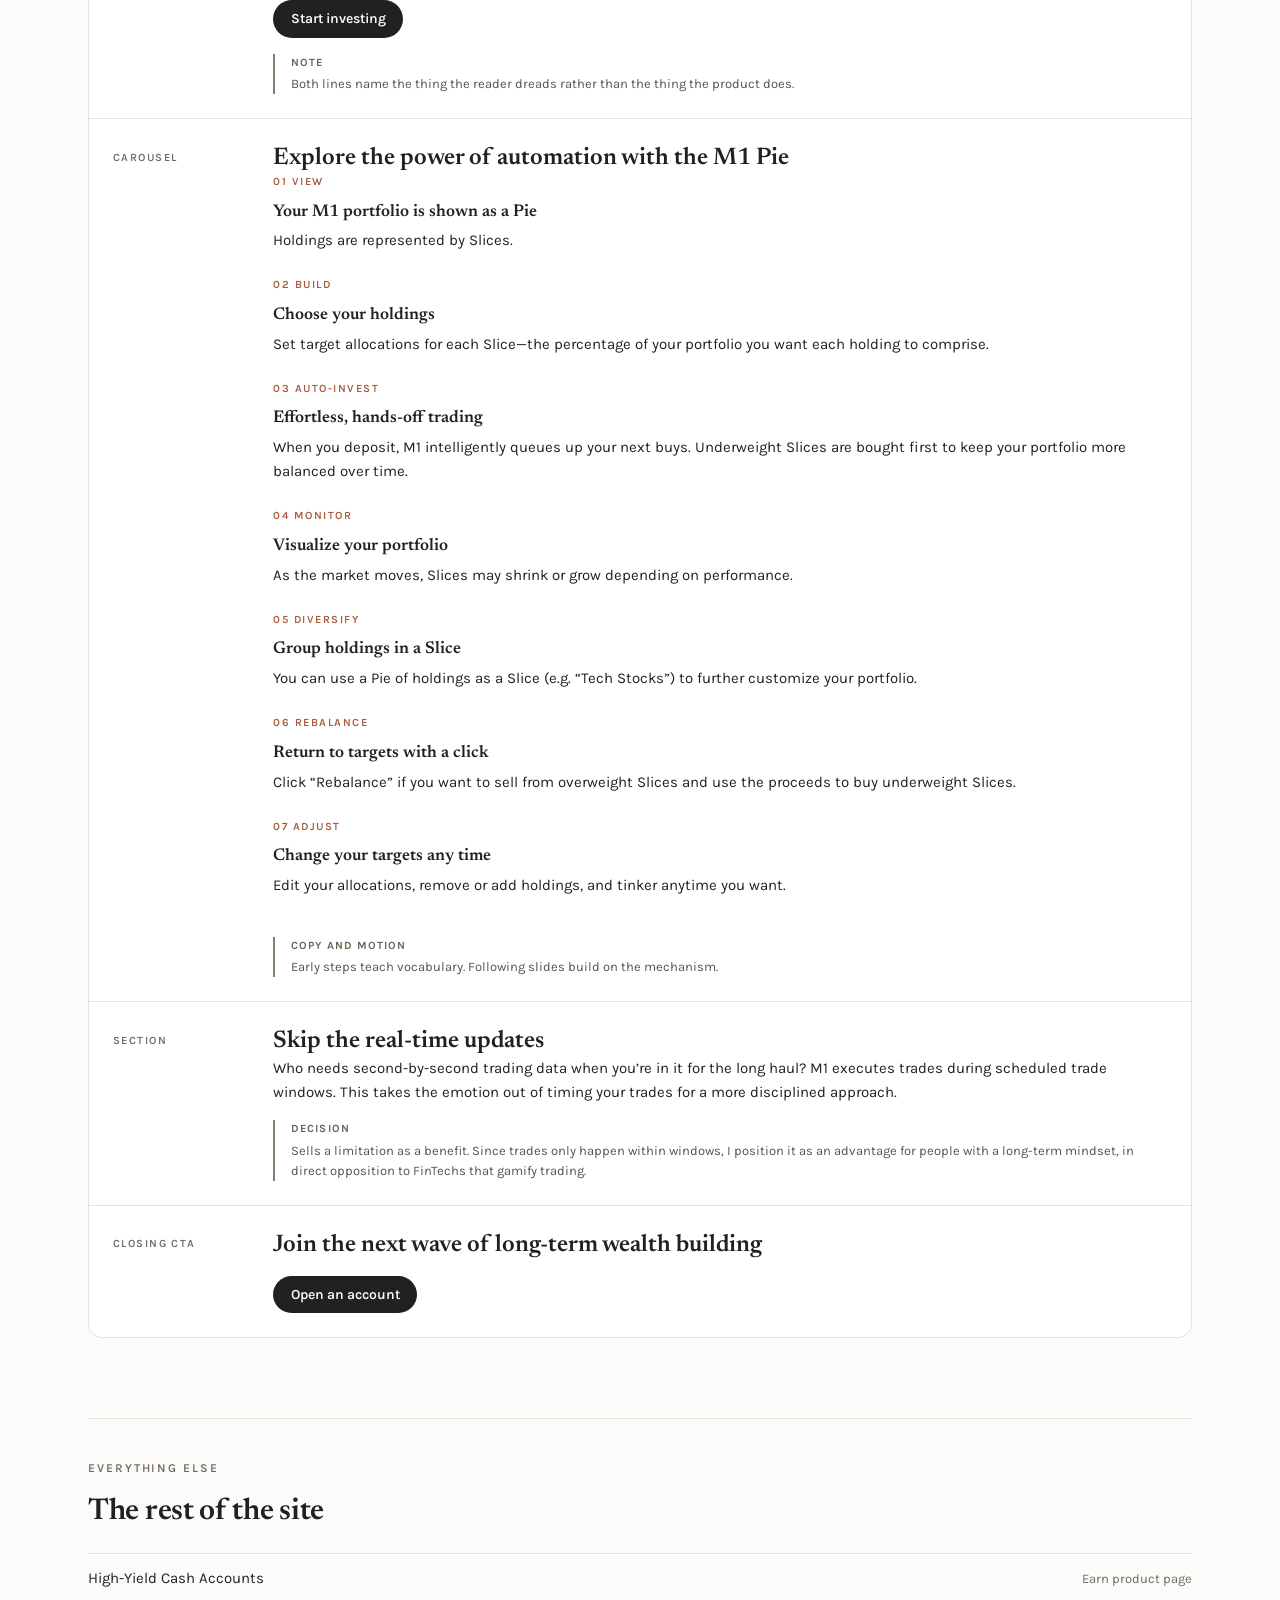
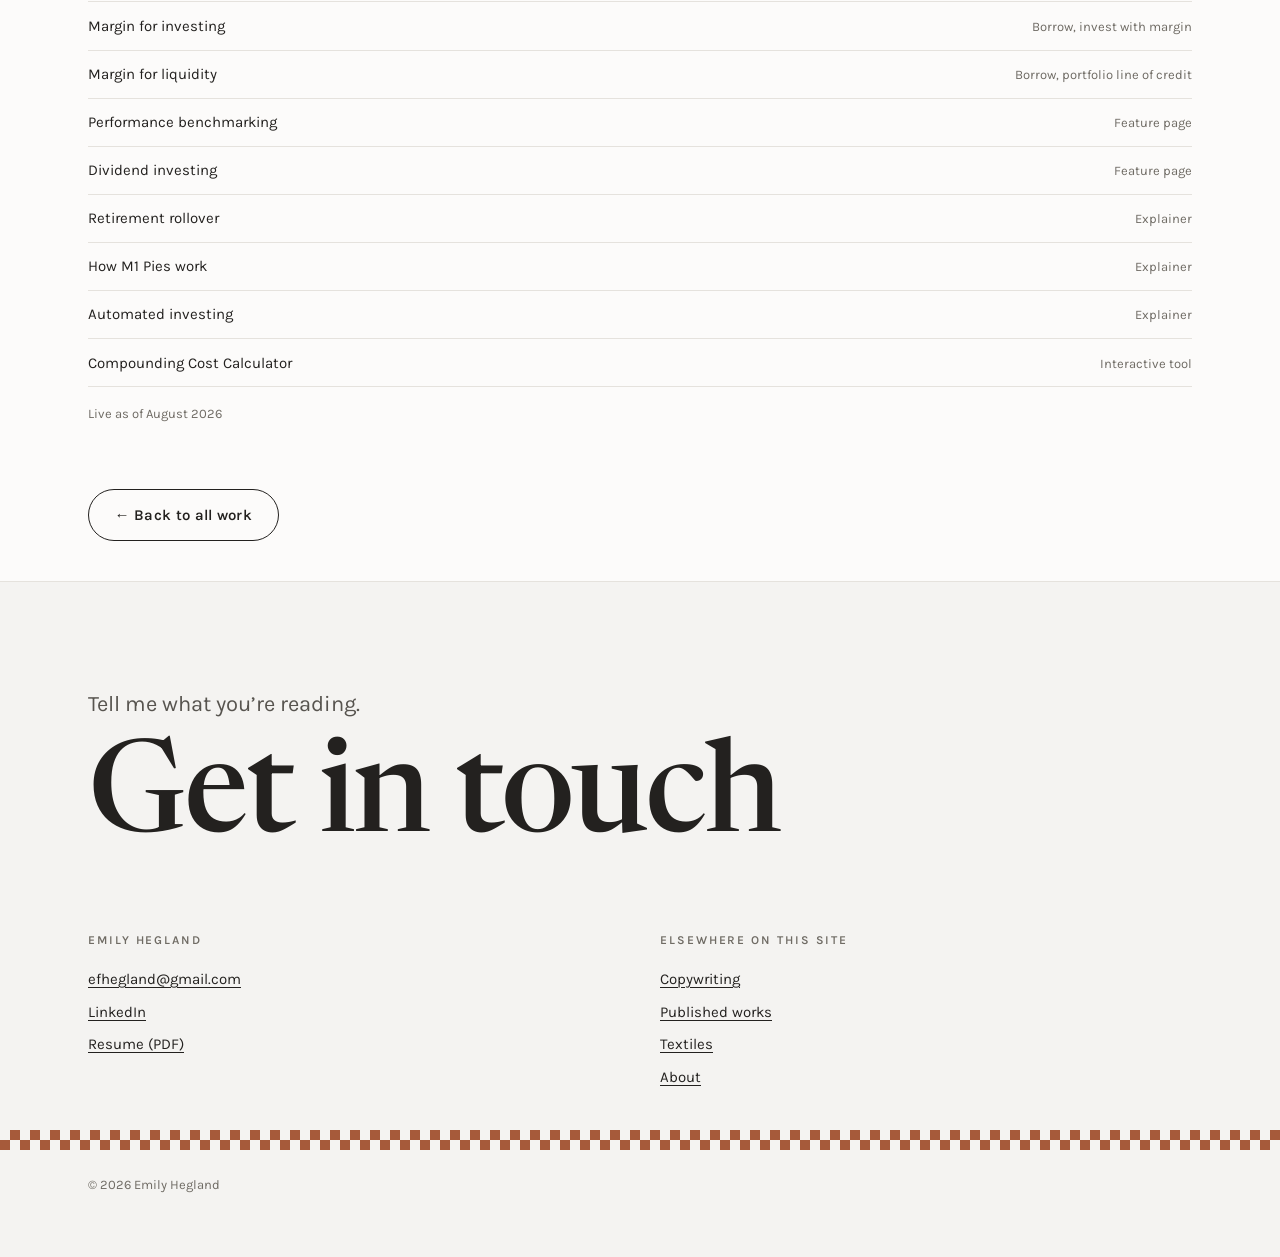
<file: case-m1-web.html>
<!DOCTYPE html>
<html lang="en">
<head>
<meta charset="utf-8">
<meta name="viewport" content="width=device-width, initial-scale=1">
<title>Marketing site copy | M1 | Emily Hegland</title>
<meta name="description" content="Case study: writing M1's marketing site pages, shown as copy decks with the reasoning behind each decision.">
<link rel="icon" href="favicon.svg" type="image/svg+xml">
<link rel="apple-touch-icon" href="apple-touch-icon.png">
<link rel="preconnect" href="https://fonts.googleapis.com">
<link rel="preconnect" href="https://fonts.gstatic.com" crossorigin>
<link rel="stylesheet" href="https://fonts.googleapis.com/css2?family=Newsreader:ital,opsz,wght@0,6..72,400;0,6..72,500;0,6..72,600;1,6..72,400;1,6..72,500&family=Karla:ital,wght@0,400;0,500;0,600;1,400&family=Shrikhand&display=swap">
<link rel="stylesheet" href="style.css?v=15">
</head>
<body>

<header class="site-head">
  <div class="wrap site-head__inner">
    <a class="wordmark" href="index.html">Emily Hegland</a>
    <nav aria-label="Main">
      <ul class="nav">
        <li><a href="copywriting.html" aria-current="page">Copywriting</a></li>
        <li><a href="writing.html">Published works</a></li>
        <li><a href="textiles.html">Textiles</a></li>
        <li><a href="about.html">About</a></li>
        <li><a href="emily-hegland-resume.pdf" target="_blank" rel="noopener">Resume</a></li>
        <li><a href="index.html#contact">Contact</a></li>
      </ul>
    </nav>
  </div>
</header>
<div class="checker" aria-hidden="true"></div>

<main>

  <section class="cs-head">
    <div class="wrap">
      <p class="eyebrow eyebrow--clay">
        <a class="link-plain" href="copywriting.html">&larr; All work</a>
      </p>
      <h1>Marketing site copy</h1>
      <p class="lede">
        When M1 wanted to retool their brand and appeal to high-net-worth clients,
        I rewrote the marketing site top to bottom.
      </p>

      <dl class="cs-facts">
        <div><dt>Client</dt><dd>M1</dd></div>
        <div><dt>Scope</dt><dd>11 pages, two shown here</dd></div>
        <div><dt>Constraints</dt><dd>FINRA 2210, new positioning</dd></div>
      </dl>
    </div>
  </section>

  <div class="wrap">

    <!-- ========================================================== PROBLEM -->
    <section class="cs-block">
      <p class="eyebrow">The problem</p>
      <h2>New positioning, old branding</h2>
      <div class="prose">
        <p>
          M1 is a finance app designed for long-term investors. Previously, the
          tagline was &ldquo;Yours to build,&rdquo; the design was brightly
          colored, and the voice skewed more quippy. To help M1 pivot toward
          serious, long-term investors, we developed a new tagline
          (&ldquo;Sophisticated wealth building, simplified&rdquo;), new look, and
          refreshed messaging.
        </p>
      </div>
    </section>

    <hr class="rule">

    <!-- ========================================================= SOLUTION -->
    <section class="cs-block">
      <p class="eyebrow">The solution</p>
      <h2>A full refresh</h2>
      <div class="prose">
        <p>
          An elevated look with messaging to match. Copy that&rsquo;s elegant yet
          still easy to read, benefits defined by their outcomes, and a quick
          overview of the platform designed to give the reader an
          &ldquo;aha&rdquo; moment.
        </p>
      </div>

      <div class="workitem__media mt-4 maxw-720">
        <img width="1300" height="692" src="images/sm-m1-site-page.jpg"
             data-full="images/m1-site-page.jpg"
             data-lb loading="lazy"
             alt="The M1 homepage hero, reading &quot;Sophisticated wealth building, simplified&quot;"
             data-caption="Homepage hero, m1.com, captured August 2026">
      </div>
      <p class="caption">
        Homepage hero, the new tagline in place. Click to open it full size.
      </p>

      <p class="deck__note mt-4">
        <strong>Why decks instead of screenshots</strong>
        A screenshot of a landing page is hard to read, especially when it has
        interactive elements built in. The copy deck is the scaffolding that helps
        the designer build this page.
      </p>
    </section>

    <hr class="rule">

    <!-- =========================================================== DECK 1 -->
    <section class="cs-block">
      <p class="eyebrow">Work sample</p>
      <h2>The homepage, annotated</h2>

      <div class="deck">
        <div class="deck__head">
          <h3>Homepage</h3>
          <span class="deck__url">m1.com</span>
        </div>

        <div class="deck__row">
          <p class="deck__label">H1</p>
          <div class="deck__copy">
            <p class="h1">Sophisticated wealth building, simplified</p>
            <p class="deck__note">
              <strong>Decision</strong>
              Two words carry seemingly opposing promises. That&rsquo;s the new
              tagline, and it identifies the audience immediately. The reader wants
              to feel like a serious investor without being bogged down by busywork.
            </p>
          </div>
        </div>

        <div class="deck__row">
          <p class="deck__label">Subhead</p>
          <div class="deck__copy">
            <p class="sub">
              At M1, we think a balanced portfolio shouldn&rsquo;t be taxing. Invest
              for the years ahead without stressing day-to-day.
            </p>
            <p class="deck__note">
              <strong>Note</strong>
              I tend to avoid jokes and puns in copy, but this one sets up the brand
              perfectly. Witty enough to engage a cold prospect, but conveys the brand message.
            </p>
          </div>
        </div>

        <div class="deck__row">
          <p class="deck__label">CTA</p>
          <div class="deck__copy">
            <span class="cta">Get started</span>
          </div>
        </div>

        <div class="deck__row">
          <p class="deck__label">Proof bar</p>
          <div class="deck__copy">
            <p class="body">
              4.7 on Apple App Store &middot; 4.5 on Google Play store &middot;
              Founded in 2015 &middot; 1,000,000+ users &middot; $12B+ in client
              assets as of September 2025
            </p>
            <p class="deck__note">
              <strong>Compliance</strong>
              Every figure here dated or sourced. Under FINRA 2210 a number without
              an as-of date is a problem.
            </p>
          </div>
        </div>

        <div class="deck__row">
          <p class="deck__label">Section 01</p>
          <div class="deck__copy">
            <p class="h2">A money management hub in your pocket</p>

            <div class="deck__item">
              <p class="kicker">Invest</p>
              <p class="body">Kick the busy work and automate your investing strategy.</p>
            </div>

            <div class="deck__item">
              <p class="kicker">Earn</p>
              <p class="body">Stay liquid while you earn 3.10% APY on your uninvested cash.</p>
            </div>

            <div class="deck__item">
              <p class="kicker">Borrow</p>
              <p class="body">Borrow against your investment portfolio at 5.65%.</p>
            </div>
            <p class="deck__note">
              <strong>Note</strong>
              Three products, one verb each, no sentence longer than ten words.
            </p>
          </div>
        </div>

        <div class="deck__row">
          <p class="deck__label">Section 02</p>
          <div class="deck__copy">
            <p class="h2">Your strategy meets M1&rsquo;s intelligence</p>

            <div class="deck__item">
              <p class="kicker">Automated investing</p>
              <p class="h3">Put your strategy on cruise control</p>
              <p class="body">
                You choose what you want to invest in, how much, and how often.
                Auto-invest handles the rest.
              </p>
            </div>

            <div class="deck__item">
              <p class="kicker">Dynamic rebalancing</p>
              <p class="h3">No napkin math</p>
              <p class="body">
                M1 intelligently queues up trades based on the targets you set.
                Underweight holdings are bought first, giving you a more balanced
                portfolio over time.
              </p>
            </div>

            <div class="deck__item">
              <p class="kicker">M1 Margin Loans</p>
              <p class="h3">Tap into your portfolio&rsquo;s power</p>
              <p class="body">
                Borrow up to 50% of your portfolio&rsquo;s value with a tap.
              </p>
            </div>
            <p class="deck__note">
              <strong>Decision</strong>
              Sells a complicated product without getting too in the weeds. Home
              page is too early for a full tutorial, but I still want people to
              understand the unique mechanism of M1.
            </p>
          </div>
        </div>

        <div class="deck__row">
          <p class="deck__label">Section 03</p>
          <div class="deck__copy">
            <p class="h2">Account protections you can count on</p>
            <p class="deck__note">
              <strong>Compliance</strong>
              SIPC, FDIC and data security, stated flatly with the limits attached.
              Trust is paramount in FinTech.
            </p>
          </div>
        </div>

        <div class="deck__row">
          <p class="deck__label">Closing CTA</p>
          <div class="deck__copy">
            <p class="h2">Rethink your wealth-building experience today</p>
            <p class="deck__cta"><span class="cta">Join M1 now</span></p>
            <p class="deck__note">
              <strong>Note</strong>
              The page opens on &ldquo;Get started&rdquo; and closes on &ldquo;Join
              M1 now.&rdquo; Same action, but the second one says the brand name.
            </p>
          </div>
        </div>
      </div>
    </section>

    <hr class="rule">

    <!-- =========================================================== DECK 2 -->
    <section class="cs-block">
      <p class="eyebrow">Writing for motion</p>
      <h2>A page where the pictures move</h2>

      <div class="prose">
        <p>
          The brokerage page turns on a seven-step carousel that walks through how
          an M1 Pie actually works. I collaborated with design to decide which
          mechanisms needed motion to make the message stick.
        </p>
      </div>

      <div class="mt-4">
        <button class="poster poster--light" data-video="videos/pie-carousel.mp4"
                data-silent="true" data-bg="light"
                aria-label="Play the M1 Pie carousel, all seven steps, 46 seconds, no sound">
          <img width="1600" height="900" src="images/poster-pie-carousel.jpg" loading="lazy"
               alt="The first carousel step, reading &quot;Your M1 portfolio is shown as a Pie&quot; beside an animated Pie chart">
          <span class="poster__play"><span>
            <svg viewBox="0 0 24 24" aria-hidden="true"><path d="M8 5v14l11-7z"/></svg>
          </span></span>
          <span class="poster__label"><strong>All seven steps</strong>46 seconds, no sound</span>
        </button>
      </div>
      <p class="caption caption--tight">
        Watch the headlines get shorter as the animation takes over the explaining.
      </p>

      <div class="deck mt-5">
        <div class="deck__head">
          <h3>Brokerage</h3>
          <span class="deck__url">m1.com/invest/brokerage</span>
        </div>

        <div class="deck__row">
          <p class="deck__label">H1</p>
          <div class="deck__copy">
            <p class="h1">Long-term investing without the busy work</p>
            <p class="sub">Build a balanced portfolio without micro-managing each trade.</p>
            <p class="deck__cta"><span class="cta">Start investing</span></p>
            <p class="deck__note">
              <strong>Note</strong>
              Both lines name the thing the reader dreads rather than the thing the
              product does.
            </p>
          </div>
        </div>

        <div class="deck__row">
          <p class="deck__label">Carousel</p>
          <div class="deck__copy">
            <p class="h2">Explore the power of automation with the M1 Pie</p>

            <div class="deck__item">
              <p class="kicker">01 View</p>
              <p class="h3">Your M1 portfolio is shown as a Pie</p>
              <p class="body">
                Holdings are represented by Slices.
              </p>
            </div>

            <div class="deck__item">
              <p class="kicker">02 Build</p>
              <p class="h3">Choose your holdings</p>
              <p class="body">
                Set target allocations for each Slice&mdash;the percentage of your
                portfolio you want each holding to comprise.
              </p>
            </div>

            <div class="deck__item">
              <p class="kicker">03 Auto-Invest</p>
              <p class="h3">Effortless, hands-off trading</p>
              <p class="body">
                When you deposit, M1 intelligently queues up your next buys.
                Underweight Slices are bought first to keep your portfolio more
                balanced over time.
              </p>
            </div>

            <div class="deck__item">
              <p class="kicker">04 Monitor</p>
              <p class="h3">Visualize your portfolio</p>
              <p class="body">
                As the market moves, Slices may shrink or grow depending on
                performance.
              </p>
            </div>

            <div class="deck__item">
              <p class="kicker">05 Diversify</p>
              <p class="h3">Group holdings in a Slice</p>
              <p class="body">
                You can use a Pie of holdings as a Slice (e.g. &ldquo;Tech
                Stocks&rdquo;) to further customize your portfolio.
              </p>
            </div>

            <div class="deck__item">
              <p class="kicker">06 Rebalance</p>
              <p class="h3">Return to targets with a click</p>
              <p class="body">
                Click &ldquo;Rebalance&rdquo; if you want to sell from overweight
                Slices and use the proceeds to buy underweight Slices.
              </p>
            </div>

            <div class="deck__item">
              <p class="kicker">07 Adjust</p>
              <p class="h3">Change your targets any time</p>
              <p class="body">
                Edit your allocations, remove or add holdings, and tinker anytime you
                want.
              </p>
            </div>

            <p class="deck__note">
              <strong>Copy and motion</strong>
              Early steps teach vocabulary. Following slides build on the
              mechanism.
            </p>
          </div>
        </div>

        <div class="deck__row">
          <p class="deck__label">Section</p>
          <div class="deck__copy">
            <p class="h2">Skip the real-time updates</p>
            <p class="body">
              Who needs second-by-second trading data when you&rsquo;re in it for the
              long haul? M1 executes trades during scheduled trade windows. This
              takes the emotion out of timing your trades for a more disciplined
              approach.
            </p>
            <p class="deck__note">
              <strong>Decision</strong>
              Sells a limitation as a benefit. Since trades only happen within
              windows, I position it as an advantage for people with a long-term
              mindset, in direct opposition to FinTechs that gamify trading.
            </p>
          </div>
        </div>

        <div class="deck__row">
          <p class="deck__label">Closing CTA</p>
          <div class="deck__copy">
            <p class="h2">Join the next wave of long-term wealth building</p>
            <p class="deck__cta"><span class="cta">Open an account</span></p>
          </div>
        </div>
      </div>
    </section>

    <hr class="rule">

    <!-- ============================================================ INDEX -->
    <section class="cs-block">
      <p class="eyebrow">Everything else</p>
      <h2>The rest of the site</h2>
      <ul class="page-index">
        <li><a href="https://m1.com/earn/high-yield-cash-accounts/">High-Yield Cash Accounts</a> <span>Earn product page</span></li>
        <li><a href="https://m1.com/borrow/margin-loans/invest-with-margin/">Margin for investing</a> <span>Borrow, invest with margin</span></li>
        <li><a href="https://m1.com/borrow/margin-loans/portfolio-line-of-credit/">Margin for liquidity</a> <span>Borrow, portfolio line of credit</span></li>
        <li><a href="https://m1.com/invest/performance-benchmarking/">Performance benchmarking</a> <span>Feature page</span></li>
        <li><a href="https://m1.com/invest/dividend-investing/">Dividend investing</a> <span>Feature page</span></li>
        <li><a href="https://m1.com/invest/rollover/">Retirement rollover</a> <span>Explainer</span></li>
        <li><a href="https://m1.com/invest/what-is-a-pie/">How M1 Pies work</a> <span>Explainer</span></li>
        <li><a href="https://m1.com/invest/automated-investing/">Automated investing</a> <span>Explainer</span></li>
        <li><a href="https://pages.m1.com/compounding-cost-calculator">Compounding Cost Calculator</a> <span>Interactive tool</span></li>
      </ul>

      <p class="fineprint fineprint--bare">Live as of August 2026</p>

      <p class="mt-5">
        <a class="btn btn--ghost" href="copywriting.html">&larr; Back to all work</a>
      </p>
    </section>

  </div>

</main>

<footer class="site-foot" id="contact">
  <div class="wrap">

    <div class="foot-cta">
      <p class="foot-cta__setup"><span data-cycle="[&quot;Tell me what you&rsquo;re reading.&quot;, &quot;What&rsquo;s your Letterboxd top 4?&quot;, &quot;Let&rsquo;s nail down your brand voice.&quot;, &quot;Ask me for a hot take.&quot;, &quot;Wanna go thrifting?&quot;, &quot;Buy me a High Life.&quot;]">Tell me what you&rsquo;re reading.</span></p>
      <a class="foot-cta__link" href="mailto:efhegland@gmail.com">Get in touch</a>
    </div>

    <div class="site-foot__inner">
      <div>
        <p class="eyebrow">Emily Hegland</p>
        <ul class="contact-list">
          <li><a href="mailto:efhegland@gmail.com">efhegland@gmail.com</a></li>
          <li><a href="https://www.linkedin.com/in/emily-hegland-7918b3ab/">LinkedIn</a></li>
          <li><a href="emily-hegland-resume.pdf" target="_blank" rel="noopener">Resume (PDF)</a></li>
        </ul>
      </div>
      <div>
        <p class="eyebrow">Elsewhere on this site</p>
        <ul class="contact-list">
          <li><a href="copywriting.html">Copywriting</a></li>
          <li><a href="writing.html">Published works</a></li>
          <li><a href="textiles.html">Textiles</a></li>
          <li><a href="about.html">About</a></li>
        </ul>
      </div>
    </div>

  </div>
  <div class="checker checker--foot" aria-hidden="true"></div>
  <div class="wrap">
    <p class="fineprint">&copy; <span id="year">2026</span> Emily Hegland</p>
  </div>
</footer>

<script src="cycle.js?v=12"></script>
<script>document.getElementById('year').textContent = new Date().getFullYear();</script>
<script src="player.js?v=12"></script>
<script src="lightbox.js?v=12"></script>

<script src="nav.js?v=12"></script>
</body>
</html>
</file>
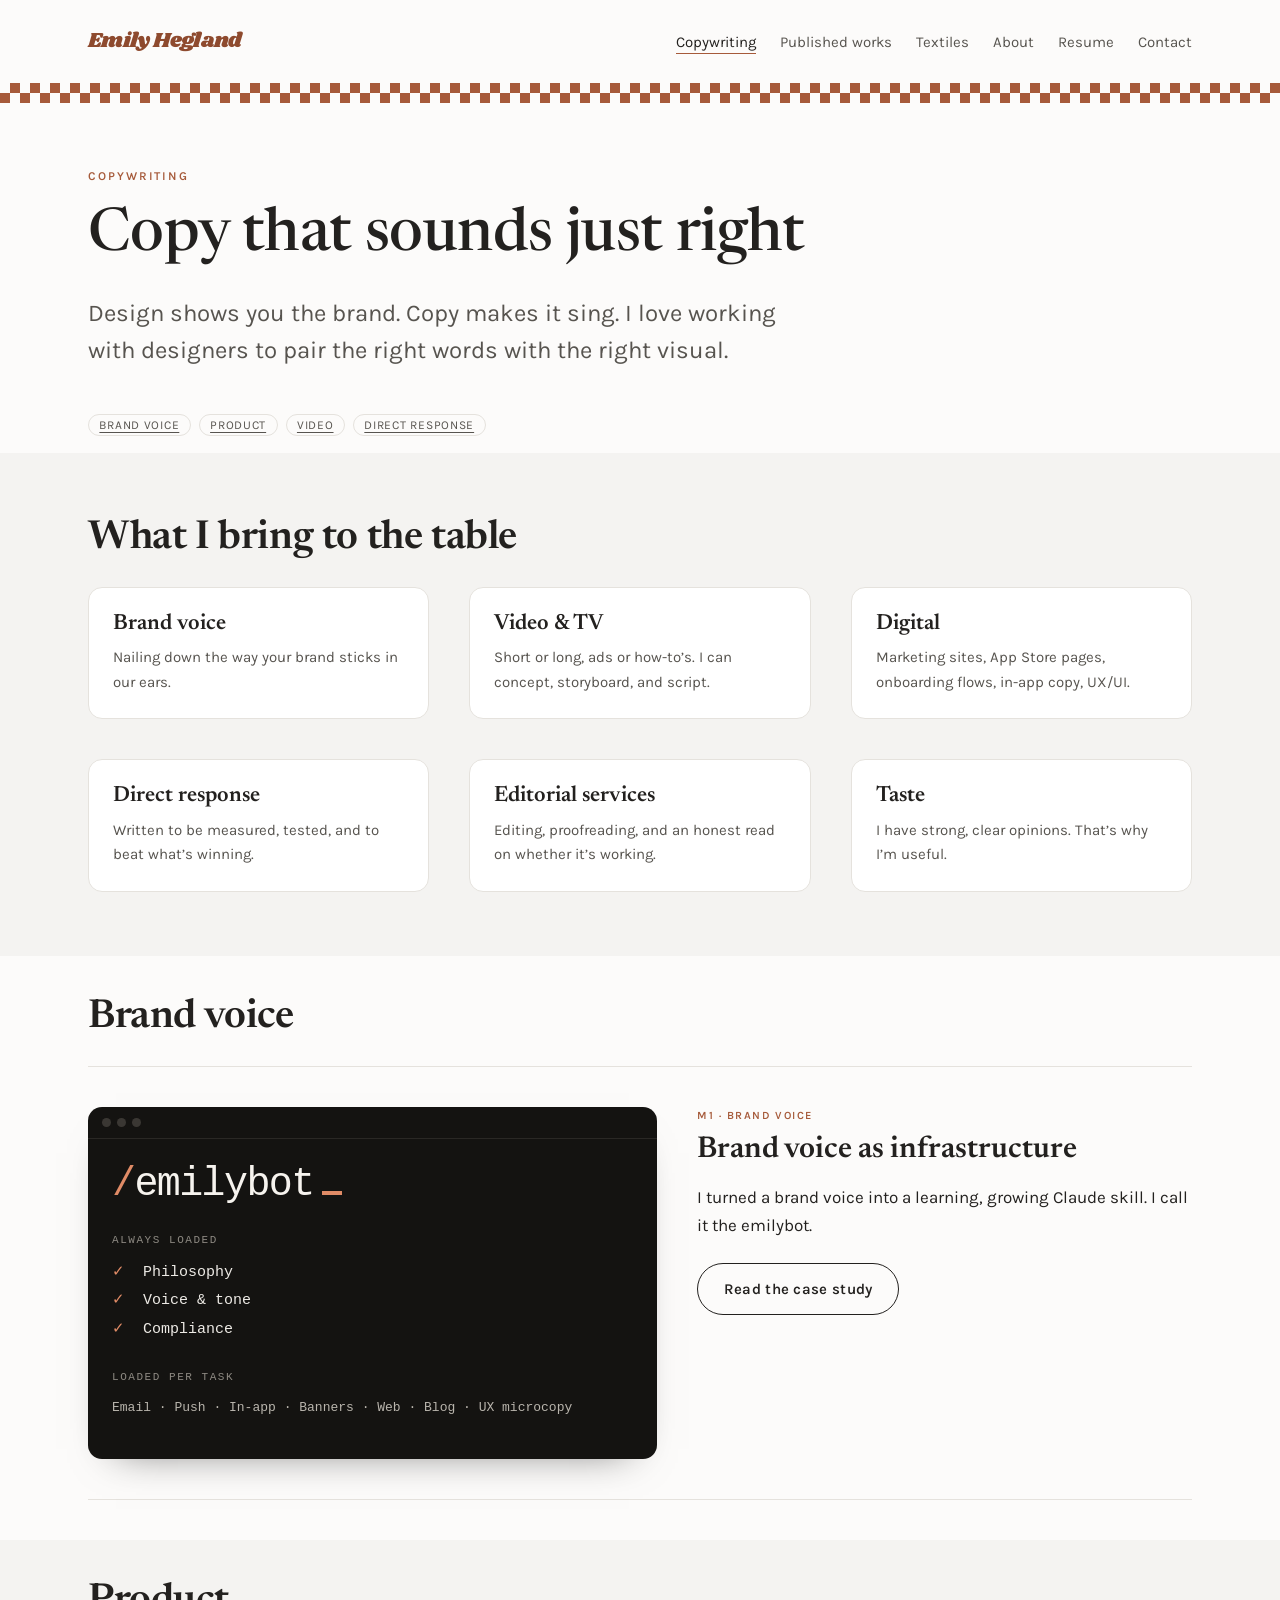
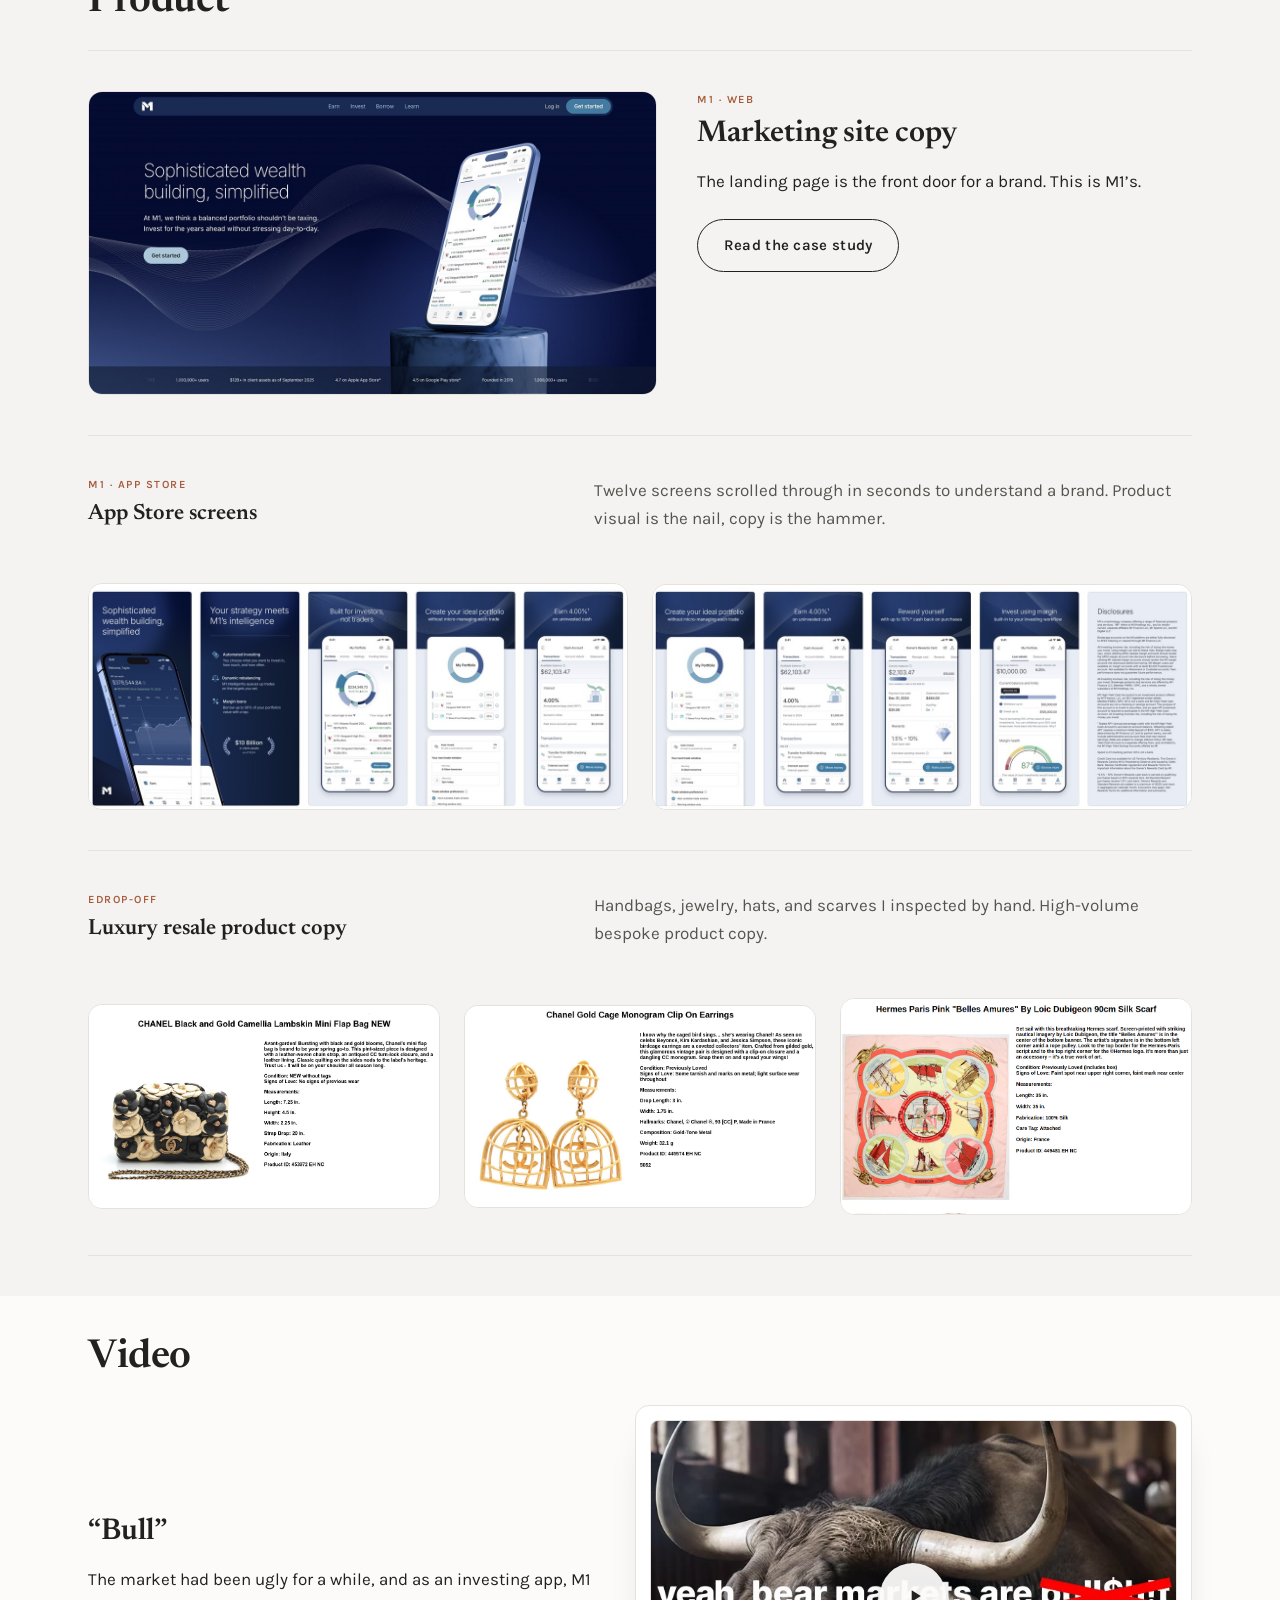
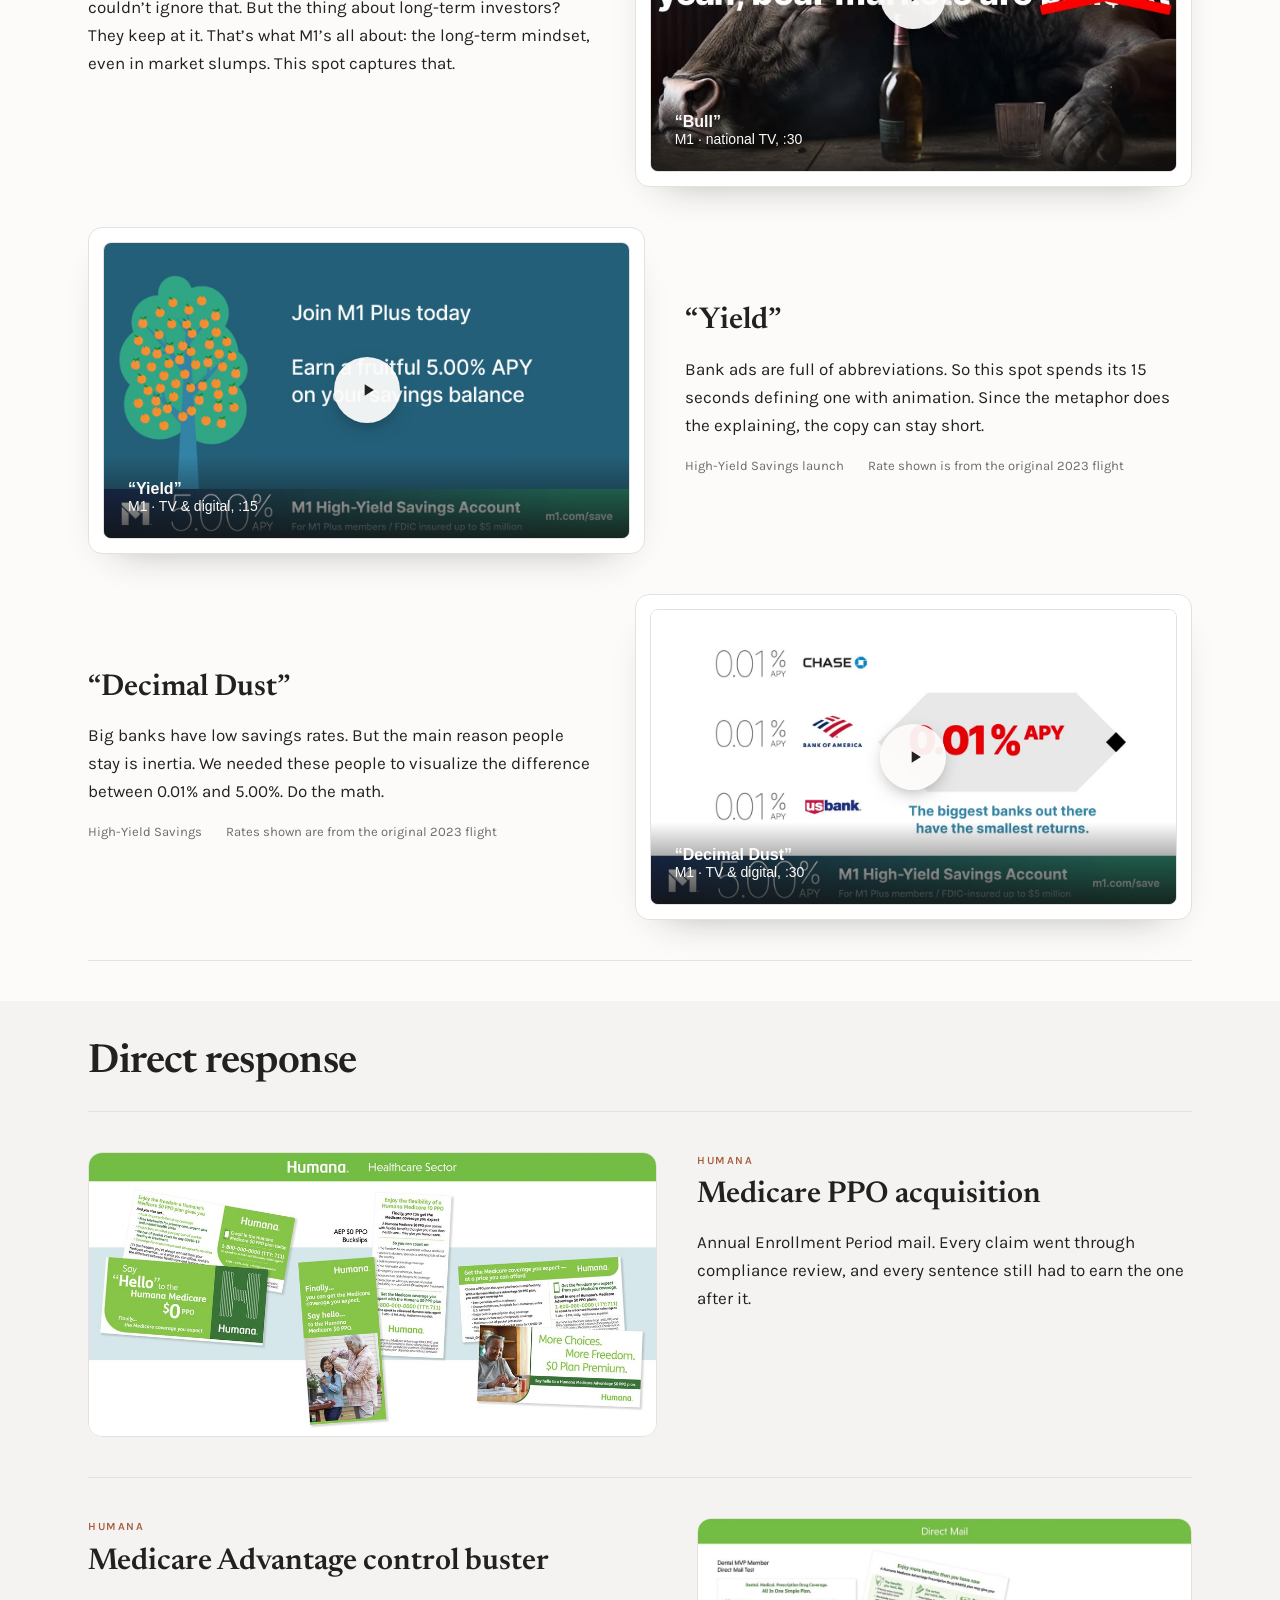
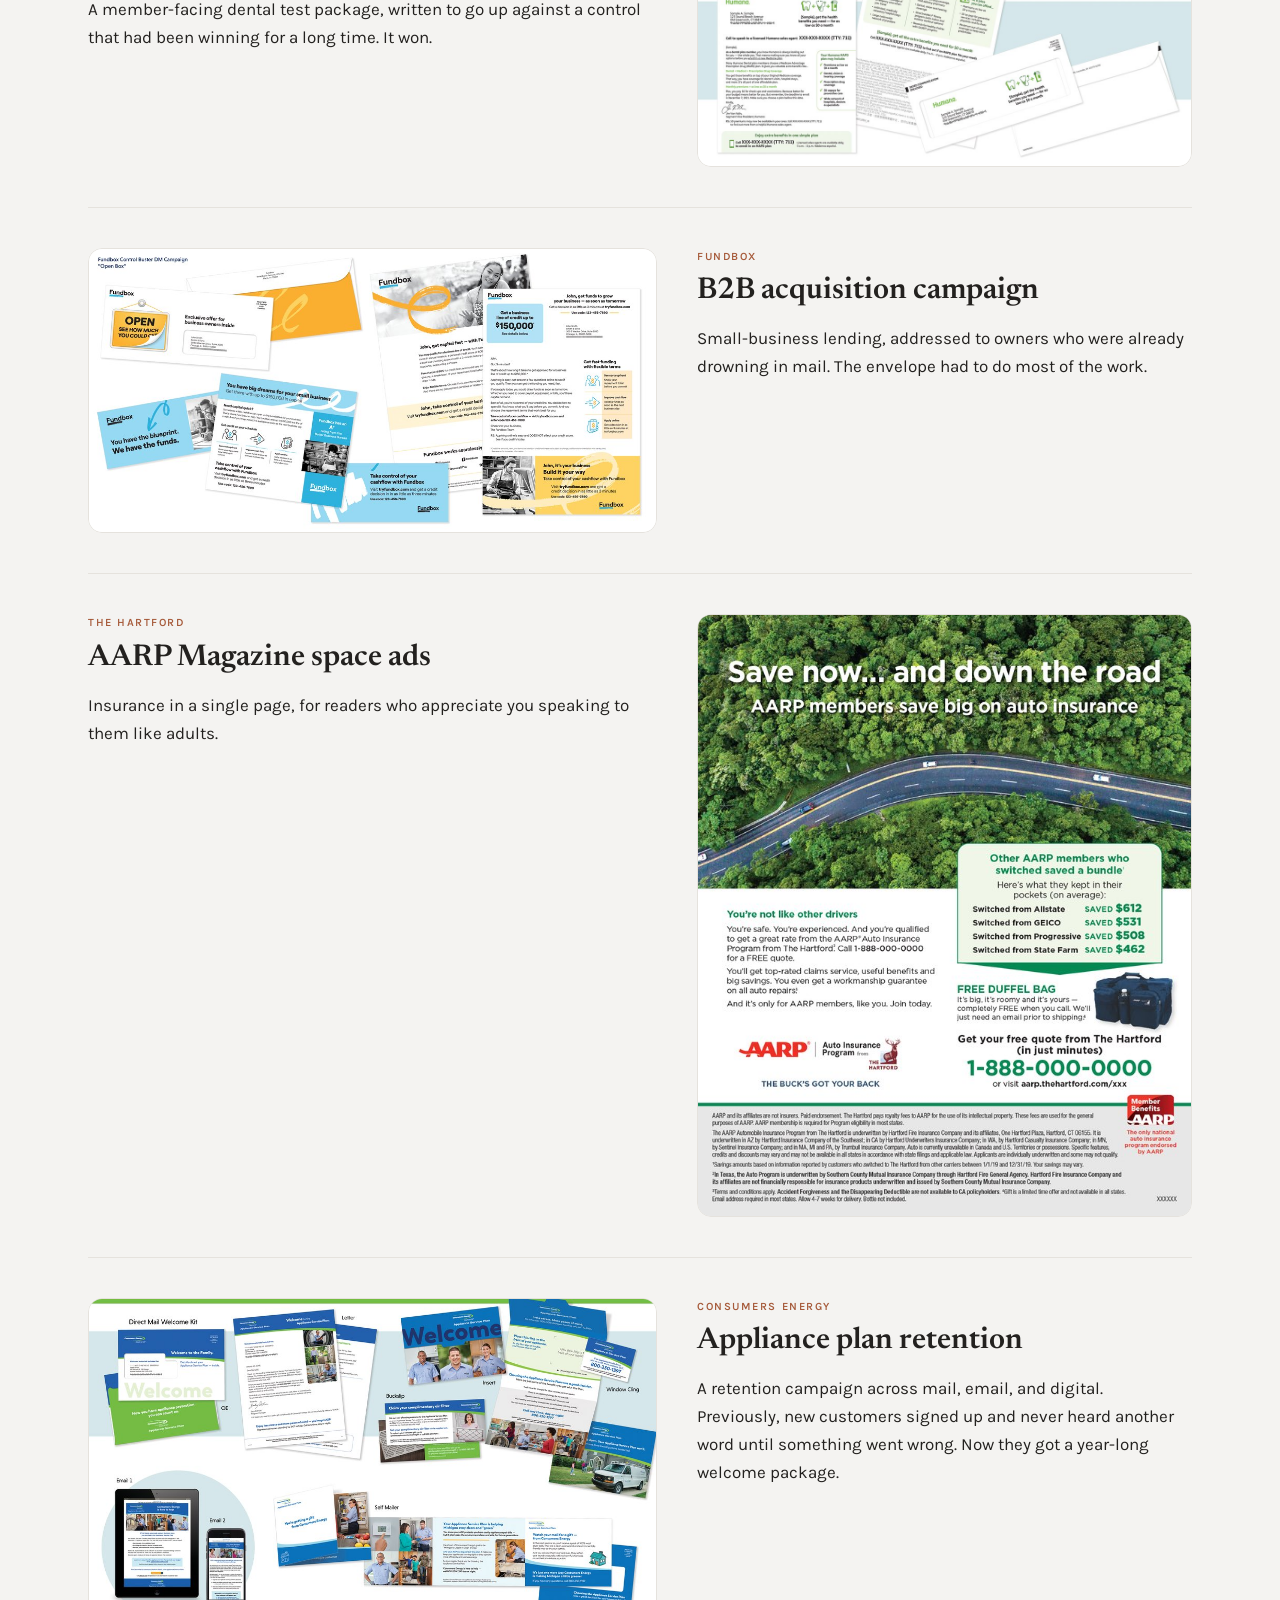
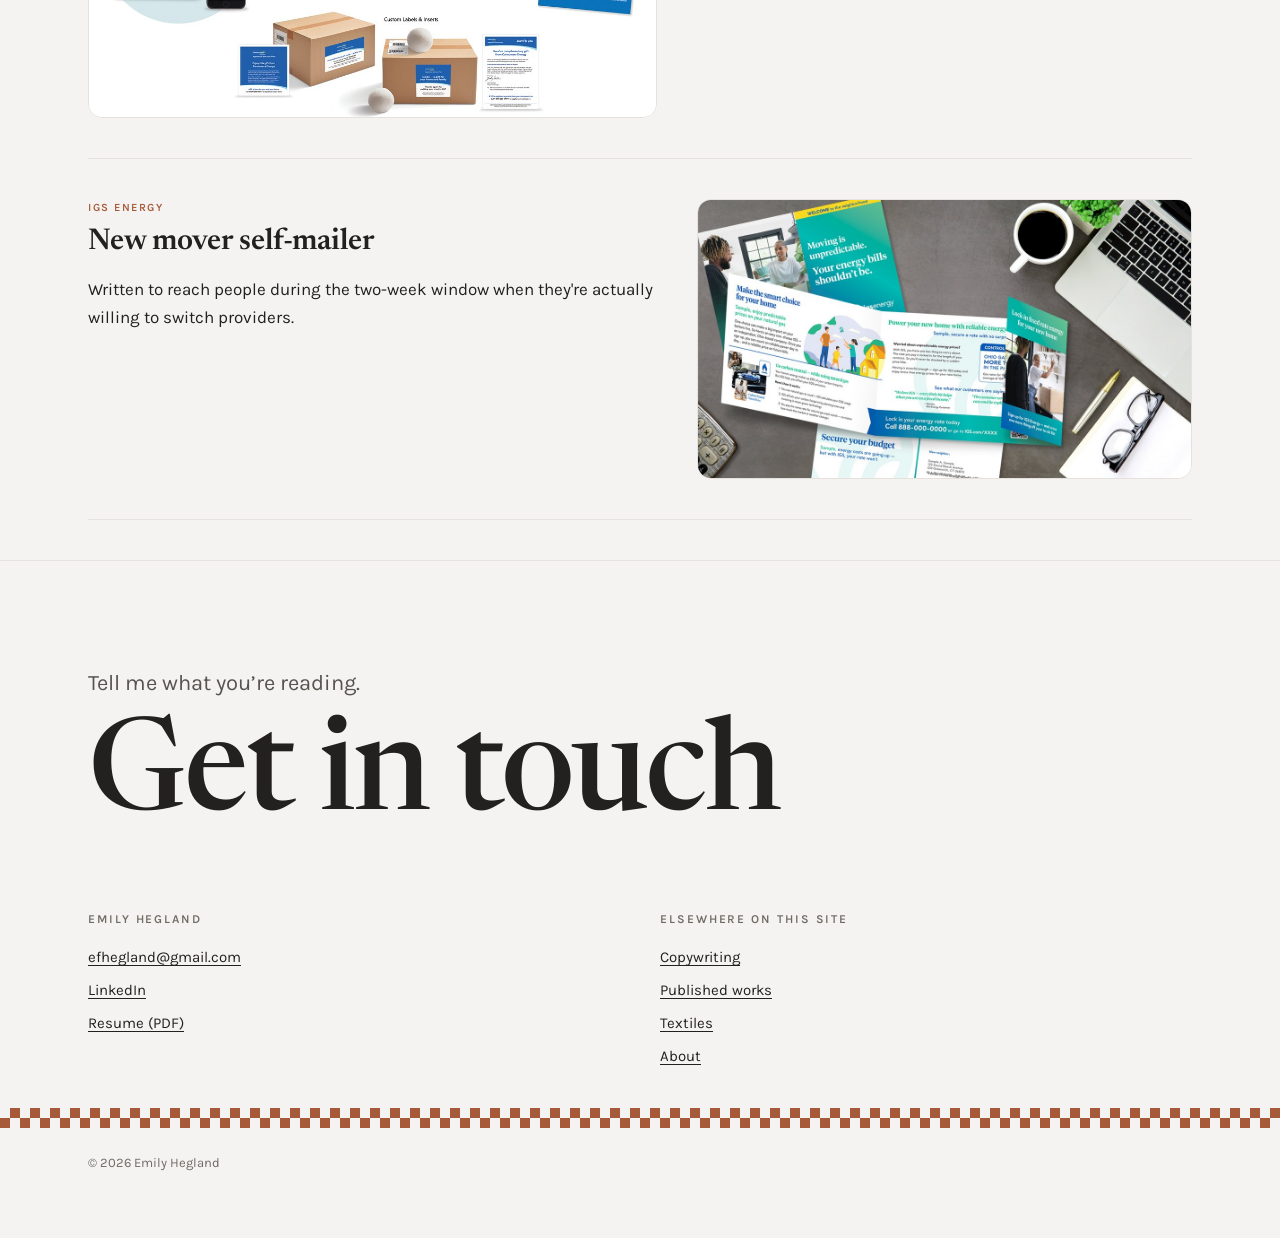
<file: copywriting.html>
<!DOCTYPE html>
<html lang="en">
<head>
<meta charset="utf-8">
<meta name="viewport" content="width=device-width, initial-scale=1">
<title>Copywriting | Emily Hegland</title>
<meta name="description" content="Brand voice systems, product and web copy, video, and direct response. Copy for M1, Humana, The Hartford, and Fundbox.">
<link rel="icon" href="favicon.svg" type="image/svg+xml">
<link rel="apple-touch-icon" href="apple-touch-icon.png">
<link rel="preconnect" href="https://fonts.googleapis.com">
<link rel="preconnect" href="https://fonts.gstatic.com" crossorigin>
<link rel="stylesheet" href="https://fonts.googleapis.com/css2?family=Newsreader:ital,opsz,wght@0,6..72,400;0,6..72,500;0,6..72,600;1,6..72,400;1,6..72,500&family=Karla:ital,wght@0,400;0,500;0,600;1,400&family=Shrikhand&display=swap">
<link rel="stylesheet" href="style.css?v=15">
</head>
<body>

<header class="site-head">
  <div class="wrap site-head__inner">
    <a class="wordmark" href="index.html">Emily Hegland</a>
    <nav aria-label="Main">
      <ul class="nav">
        <li><a href="copywriting.html" aria-current="page">Copywriting</a></li>
        <li><a href="writing.html">Published works</a></li>
        <li><a href="textiles.html">Textiles</a></li>
        <li><a href="about.html">About</a></li>
        <li><a href="emily-hegland-resume.pdf" target="_blank" rel="noopener">Resume</a></li>
        <li><a href="index.html#contact">Contact</a></li>
      </ul>
    </nav>
  </div>
</header>
<div class="checker" aria-hidden="true"></div>

<main>

  <section class="hero">
    <div class="wrap">
      <p class="eyebrow eyebrow--clay">Copywriting</p>
      <h1>Copy that sounds just right</h1>
      <p class="lede">
        Design shows you the brand. Copy makes it sing. I love working with designers to pair
        the right words with the right visual.
      </p>
      <nav class="mt-4" aria-label="Sections">
        <ul class="workitem__tags m-0">
          <li><a class="tag" href="#voice">Brand voice</a></li>
          <li><a class="tag" href="#product">Product</a></li>
          <li><a class="tag" href="#video">Video</a></li>
          <li><a class="tag" href="#direct">Direct response</a></li>
        </ul>
      </nav>
    </div>
  </section>

  <section class="section section--deep">
    <div class="wrap">
      <div class="section-head">
        <h2>What I bring to the table</h2>
      </div>
      <div class="grid">

        <div class="card card--static">
          <div class="card__body">
            <h3>Brand voice</h3>
            <p class="card__note">
              Nailing down the way your brand sticks in our ears.
            </p>
          </div>
        </div>

        <div class="card card--static">
          <div class="card__body">
            <h3>Video &amp; TV</h3>
            <p class="card__note">
              Short or long, ads or how-to&rsquo;s. I can concept, storyboard, and script.
            </p>
          </div>
        </div>

        <div class="card card--static">
          <div class="card__body">
            <h3>Digital</h3>
            <p class="card__note">
              Marketing sites, App Store pages, onboarding flows, in-app copy, UX/UI.
            </p>
          </div>
        </div>

        <div class="card card--static">
          <div class="card__body">
            <h3>Direct response</h3>
            <p class="card__note">
              Written to be measured, tested, and to beat what&rsquo;s winning.
            </p>
          </div>
        </div>

        <div class="card card--static">
          <div class="card__body">
            <h3>Editorial services</h3>
            <p class="card__note">
              Editing, proofreading, and an honest read on whether it&rsquo;s
              working.
            </p>
          </div>
        </div>

        <div class="card card--static">
          <div class="card__body">
            <h3>Taste</h3>
            <p class="card__note">
              I have strong, clear opinions. That&rsquo;s why I&rsquo;m useful.
            </p>
          </div>
        </div>

      </div>
    </div>
  </section>

  <!-- ================================================== 01 VOICE & SYSTEMS -->
  <section class="section section--tight" id="voice">
    <div class="wrap">
      <div class="section-head">
        <h2>Brand voice</h2>
      </div>

      <article class="workitem">
        <div class="workitem__media">
          <div class="term" role="img" aria-label="Terminal showing the /emilybot Claude skill, with philosophy, voice and tone, and compliance always loaded, and channel guides loaded per task">
            <div class="term__bar" aria-hidden="true"><span></span><span></span><span></span></div>
            <div class="term__body" aria-hidden="true">
              <p class="term__cmd"><i>/</i>emilybot</p>
              <p class="term__label">Always loaded</p>
              <ul class="term__list">
                <li>Philosophy</li>
                <li>Voice &amp; tone</li>
                <li>Compliance</li>
              </ul>
              <p class="term__label">Loaded per task</p>
              <p class="term__tasks">Email &middot; Push &middot; In-app &middot; Banners &middot; Web &middot; Blog &middot; UX microcopy</p>
            </div>
          </div>
        </div>
        <div class="workitem__text">
          <p class="card__kicker">M1 · Brand voice</p>
          <h3>Brand voice as infrastructure</h3>
          <p>
            I turned a brand voice into a learning, growing Claude skill. I call it
            the emilybot.
          </p>
          <p class="mt-3">
            <a class="btn btn--ghost" href="case-m1-voice.html">Read the case study</a>
          </p>
        </div>
      </article>

    </div>
  </section>

  <!-- ================================================ 02 PRODUCT & LIFECYCLE -->
  <section class="section section--tight section--deep" id="product">
    <div class="wrap">
      <div class="section-head">
        <h2>Product</h2>
      </div>



      <article class="workitem">
        <div class="workitem__media">
          <img width="1300" height="692" src="images/sm-m1-site-page.jpg"
               data-full="images/m1-site-page.jpg"
               alt="M1 marketing site page"
               data-caption="M1, marketing site copy">
        </div>
        <div class="workitem__text">
          <p class="card__kicker">M1 · Web</p>
          <h3>Marketing site copy</h3>
          <p>
            The landing page is the front door for a brand. This is M1&rsquo;s.
          </p>
          <p class="mt-3">
            <a class="btn btn--ghost" href="case-m1-web.html">Read the case study</a>
          </p>
        </div>
      </article>

      <!-- Twelve screens across two screenshots. Full width, same header pattern
           as the eDrop-Off item, so both wide assets get room to breathe. -->
      <article class="workitem workitem--single">
        <div>
          <div class="workitem__head">
            <div>
              <p class="card__kicker">M1 &middot; App Store</p>
              <h3 class="mb-2">App Store screens</h3>
            </div>
            <p class="m-0">
              Twelve screens scrolled through in seconds to understand a brand.
              Product visual is the nail, copy is the hammer.
            </p>
          </div>

          <div class="grid mt-4 grid--gap-3 grid--fit-340">
            <img class="img-bordered" width="1100" height="460" src="images/m1-appstore-1.jpg"
                 alt="M1 Apple App Store screens, first set"
                 data-lb
                 data-caption="M1, Apple App Store screens (1 of 2)"
                >
            <img class="img-bordered" width="1100" height="458" src="images/m1-appstore-2.jpg"
                 alt="M1 Apple App Store screens, second set"
                 data-lb
                 data-caption="M1, Apple App Store screens (2 of 2)"
                >
          </div>
        </div>
      </article>

      <!-- eDrop-Off. Six listings all shared one inherited template, so three
           examples cover it; showing all six just repeats the same layout. -->
      <article class="workitem workitem--single">
        <div>
          <!-- Header runs the full width: title and tags left, intro right. Keeps
               the block as wide as the images below it without pushing body copy
               out to an unreadable line length. -->
          <div class="workitem__head">
            <div>
              <p class="card__kicker">eDrop-Off</p>
              <h3 class="mb-2">Luxury resale product copy</h3>
            </div>
            <p class="m-0">
              Handbags, jewelry, hats, and scarves I inspected by hand.
              High-volume bespoke product copy.
            </p>
          </div>

          <div class="grid mt-4 grid--gap-3 grid--fit-260">
            <img class="img-bordered" width="1013" height="587" src="images/edrop-chanel-camellia.jpg"
                 alt="eDrop-Off listing for a Chanel black and gold camellia lambskin mini flap bag, opening with the line &quot;Avant-garden!&quot;"
                 data-lb
                 data-caption="eDrop-Off, Chanel camellia mini flap. Opener: &ldquo;Avant-garden!&rdquo;"
                >
            <img class="img-bordered" width="993" height="568" src="images/edrop-chanel-earrings.jpg"
                 alt="eDrop-Off listing for Chanel gold cage monogram clip-on earrings, opening with a line about the caged bird singing"
                 data-lb
                 data-caption="eDrop-Off, Chanel cage monogram earrings. Opener: &ldquo;I know why the caged bird sings&hellip;&rdquo;"
                >
            <img class="img-bordered" width="1001" height="614" src="images/edrop-hermes-scarf.jpg"
                 alt="eDrop-Off listing for a Hermes pink Belles Amures silk scarf by Loic Dubigeon"
                 data-lb
                 data-caption="eDrop-Off, Herm&egrave;s &ldquo;Belles Amures&rdquo; silk scarf"
                >
          </div>
        </div>
      </article>

    </div>
  </section>

  <!-- =============================================================== 04 VIDEO -->
  <section class="section section--tight" id="video">
    <div class="wrap">
      <div class="section-head">
        <h2>Video</h2>
      </div>

      <!-- ============================================================ BULL -->
      <article class="workitem workitem--spot">
        <div class="workitem__text">
          <h3>&ldquo;Bull&rdquo;</h3>
          <p>
            The market had been ugly for a while, and as an investing app, M1
              couldn&rsquo;t ignore that. But the thing about long-term investors?
              They keep at it. That&rsquo;s what M1&rsquo;s all about: the
              long-term mindset, even in market slumps. This spot captures that.
          </p>
        </div>

        <div class="matte">
          <div class="matte__mount">
            <button class="poster poster--3x2" data-video="videos/bull.mp4" data-ratio="3x2"
              aria-label="Play the M1 spot &quot;Bull&quot;">
              <img width="720" height="480" src="images/poster-bull.jpg" alt="A bull slumped at a bar beside a whiskey bottle, with the line &quot;yeah, bear markets are bull$#!t&quot;">
              <span class="poster__play"><span>
              <svg viewBox="0 0 24 24" aria-hidden="true"><path d="M8 5v14l11-7z"/></svg>
              </span></span>
              <span class="poster__label"><strong>&ldquo;Bull&rdquo;</strong>M1 · national TV, :30</span>
              </button>
          </div>
        </div>
      </article>

      <!-- =========================================================== YIELD -->
      <article class="workitem workitem--spot workitem--flip">
        <div class="workitem__text">
          <h3>&ldquo;Yield&rdquo;</h3>
          <p>
            Bank ads are full of abbreviations. So this spot spends its 15 seconds
              defining one with animation. Since the metaphor does
              the explaining, the copy can stay short.
          </p>
          <p class="spot__meta">
          <span>High-Yield Savings launch</span>
          <span>Rate shown is from the original 2023 flight</span>
          </p>
        </div>

        <div class="matte">
          <div class="matte__mount">
            <button class="poster" data-video="videos/yield.mp4"
              aria-label="Play the M1 spot &quot;Yield&quot;">
              <img width="1280" height="720" src="images/poster-yield.jpg" alt="An illustrated tree heavy with fruit beside the line &quot;Earn a fruitful 5.00% APY on your savings balance&quot;">
              <span class="poster__play"><span>
              <svg viewBox="0 0 24 24" aria-hidden="true"><path d="M8 5v14l11-7z"/></svg>
              </span></span>
              <span class="poster__label"><strong>&ldquo;Yield&rdquo;</strong>M1 · TV &amp; digital, :15</span>
              </button>
          </div>
        </div>
      </article>

      <!-- =================================================== DECIMAL DUST -->
      <article class="workitem workitem--spot">
        <div class="workitem__text">
          <h3>&ldquo;Decimal Dust&rdquo;</h3>
          <p>
            Big banks have low savings rates. But the main reason people stay
              is inertia. We needed these people to visualize the
              difference between 0.01% and 5.00%. Do the math.
          </p>
          <p class="spot__meta">
          <span>High-Yield Savings</span>
          <span>Rates shown are from the original 2023 flight</span>
          </p>
        </div>

        <div class="matte">
          <div class="matte__mount">
            <button class="poster" data-video="videos/decimal-dust.mp4"
              aria-label="Play the M1 spot &quot;Decimal Dust&quot;">
              <img width="1280" height="720" src="images/poster-decimal-dust.jpg" alt="0.01% APY shown in red beside Chase, Bank of America and US Bank logos, with the line &quot;The biggest banks out there have the smallest returns&quot;">
              <span class="poster__play"><span>
              <svg viewBox="0 0 24 24" aria-hidden="true"><path d="M8 5v14l11-7z"/></svg>
              </span></span>
              <span class="poster__label"><strong>&ldquo;Decimal Dust&rdquo;</strong>M1 · TV &amp; digital, :30</span>
              </button>
          </div>
        </div>
      </article>


    </div>
  </section>


  <!-- ==================================================== 04 DIRECT RESPONSE -->
  <section class="section section--tight section--deep" id="direct">
    <div class="wrap">
      <div class="section-head">
        <h2>Direct response</h2>
      </div>

      <article class="workitem">
        <div class="workitem__media">
          <img width="1100" height="550" src="images/dm-humana-ppo-buckslips.jpg"
               alt="Humana Medicare PPO acquisition campaign pieces"
               data-caption="Humana, Medicare PPO acquisition. Annual Enrollment Period mail">
        </div>
        <div class="workitem__text">
          <p class="card__kicker">Humana</p>
          <h3>Medicare PPO acquisition</h3>
          <p>
            Annual Enrollment Period mail. Every claim went through compliance
            review, and every sentence still had to earn the one after it.
          </p>
        </div>
      </article>

      <article class="workitem workitem--flip">
        <div class="workitem__media">
          <img width="1100" height="550" src="images/dm-humana-dental.jpg"
               alt="Humana Medicare Advantage dental direct mail"
               data-caption="Humana, Medicare Advantage dental control buster">
        </div>
        <div class="workitem__text">
          <p class="card__kicker">Humana</p>
          <h3>Medicare Advantage control buster</h3>
          <p>
            A member-facing dental test package, written to go up against a control
            that had been winning for a long time. It won.
          </p>
        </div>
      </article>

      <article class="workitem">
        <div class="workitem__media">
          <img width="1100" height="550" src="images/dm-fundbox-open-box.jpg"
               alt="Fundbox B2B direct mail acquisition package"
               data-caption="Fundbox, B2B acquisition package">
        </div>
        <div class="workitem__text">
          <p class="card__kicker">Fundbox</p>
          <h3>B2B acquisition campaign</h3>
          <p>
            Small-business lending, addressed to owners who were already drowning in
            mail. The envelope had to do most of the work.
          </p>
        </div>
      </article>

      <article class="workitem workitem--flip">
        <div class="workitem__media">
          <img width="657" height="800" src="images/dm-hartford-aarp.jpg"
               alt="The Hartford space ads in AARP Magazine"
               data-caption="The Hartford, AARP Magazine space ads">
        </div>
        <div class="workitem__text">
          <p class="card__kicker">The Hartford</p>
          <h3>AARP Magazine space ads</h3>
          <p>
            Insurance in a single page, for readers who appreciate you speaking to
            them like adults.
          </p>
        </div>
      </article>

      <article class="workitem">
        <div class="workitem__media">
          <img width="1084" height="800" src="images/dm-consumers-energy.jpg"
               alt="Consumers Energy appliance service plan retention campaign"
               data-caption="Consumers Energy, appliance plan retention across mail, email and digital">
        </div>
        <div class="workitem__text">
          <p class="card__kicker">Consumers Energy</p>
          <h3>Appliance plan retention</h3>
          <p>
            A retention campaign across mail, email, and digital.
            Previously, new customers signed up and never heard another word until
            something went wrong. Now they got a year-long welcome package.
          </p>
        </div>
      </article>

      <article class="workitem workitem--flip">
        <div class="workitem__media">
          <img width="1100" height="620" src="images/dm-igs-new-mover.jpg"
               alt="IGS Energy new mover self-mailer"
               data-caption="IGS Energy, new mover self-mailer">
        </div>
        <div class="workitem__text">
          <p class="card__kicker">IGS Energy</p>
          <h3>New mover self-mailer</h3>
          <p>
            Written to reach people during the two-week window when they're
            actually willing to switch providers.
          </p>
        </div>
      </article>

    </div>
  </section>

</main>

<footer class="site-foot" id="contact">
  <div class="wrap">

    <div class="foot-cta">
      <p class="foot-cta__setup"><span data-cycle="[&quot;Tell me what you&rsquo;re reading.&quot;, &quot;What&rsquo;s your Letterboxd top 4?&quot;, &quot;Let&rsquo;s nail down your brand voice.&quot;, &quot;Ask me for a hot take.&quot;, &quot;Wanna go thrifting?&quot;, &quot;Buy me a High Life.&quot;]">Tell me what you&rsquo;re reading.</span></p>
      <a class="foot-cta__link" href="mailto:efhegland@gmail.com">Get in touch</a>
    </div>

    <div class="site-foot__inner">
      <div>
        <p class="eyebrow">Emily Hegland</p>
        <ul class="contact-list">
          <li><a href="mailto:efhegland@gmail.com">efhegland@gmail.com</a></li>
          <li><a href="https://www.linkedin.com/in/emily-hegland-7918b3ab/">LinkedIn</a></li>
          <li><a href="emily-hegland-resume.pdf" target="_blank" rel="noopener">Resume (PDF)</a></li>
        </ul>
      </div>
      <div>
        <p class="eyebrow">Elsewhere on this site</p>
        <ul class="contact-list">
          <li><a href="copywriting.html">Copywriting</a></li>
          <li><a href="writing.html">Published works</a></li>
          <li><a href="textiles.html">Textiles</a></li>
          <li><a href="about.html">About</a></li>
        </ul>
      </div>
    </div>

  </div>
  <div class="checker checker--foot" aria-hidden="true"></div>
  <div class="wrap">
    <p class="fineprint">&copy; <span id="year">2026</span> Emily Hegland</p>
  </div>
</footer>

<script src="cycle.js?v=12"></script>

<script>document.getElementById('year').textContent = new Date().getFullYear();</script>

<script src="player.js?v=12"></script>
<script src="lightbox.js?v=12"></script>

<script src="nav.js?v=12"></script>
</body>
</html>
</file>
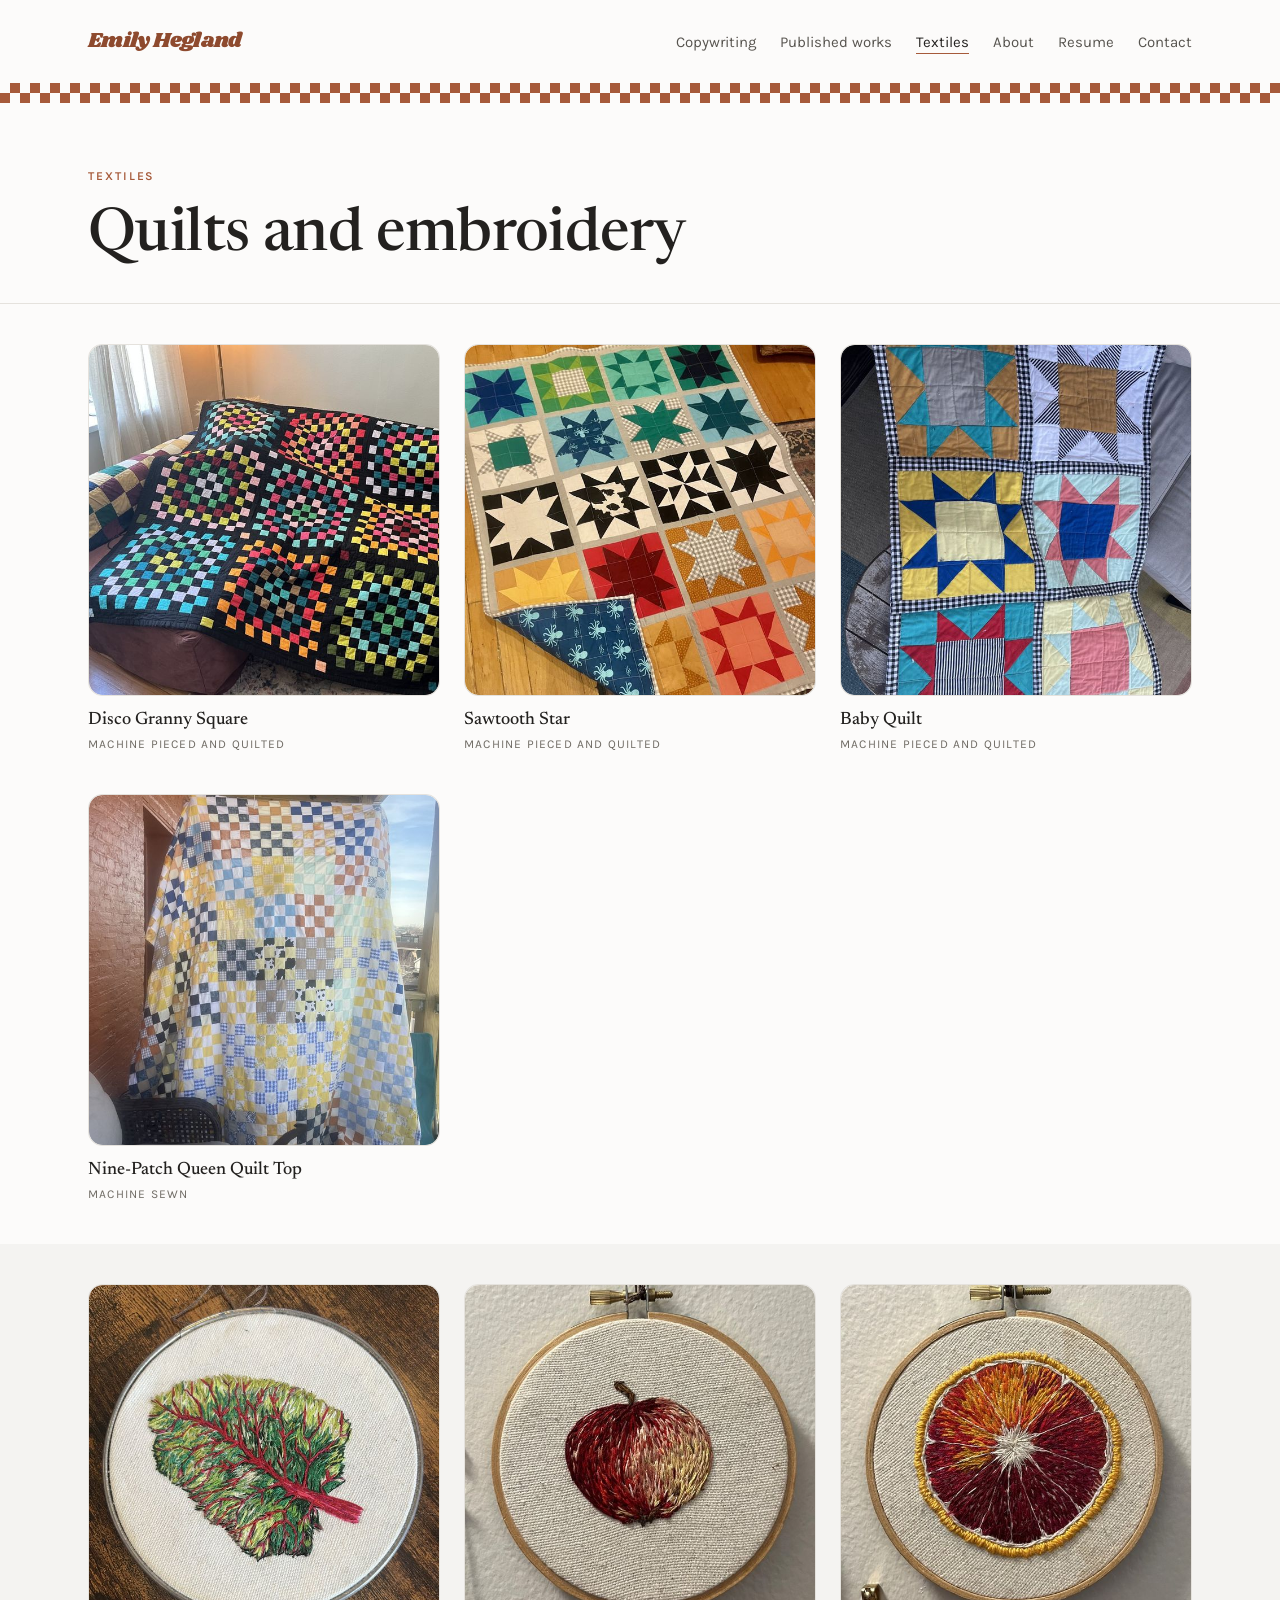
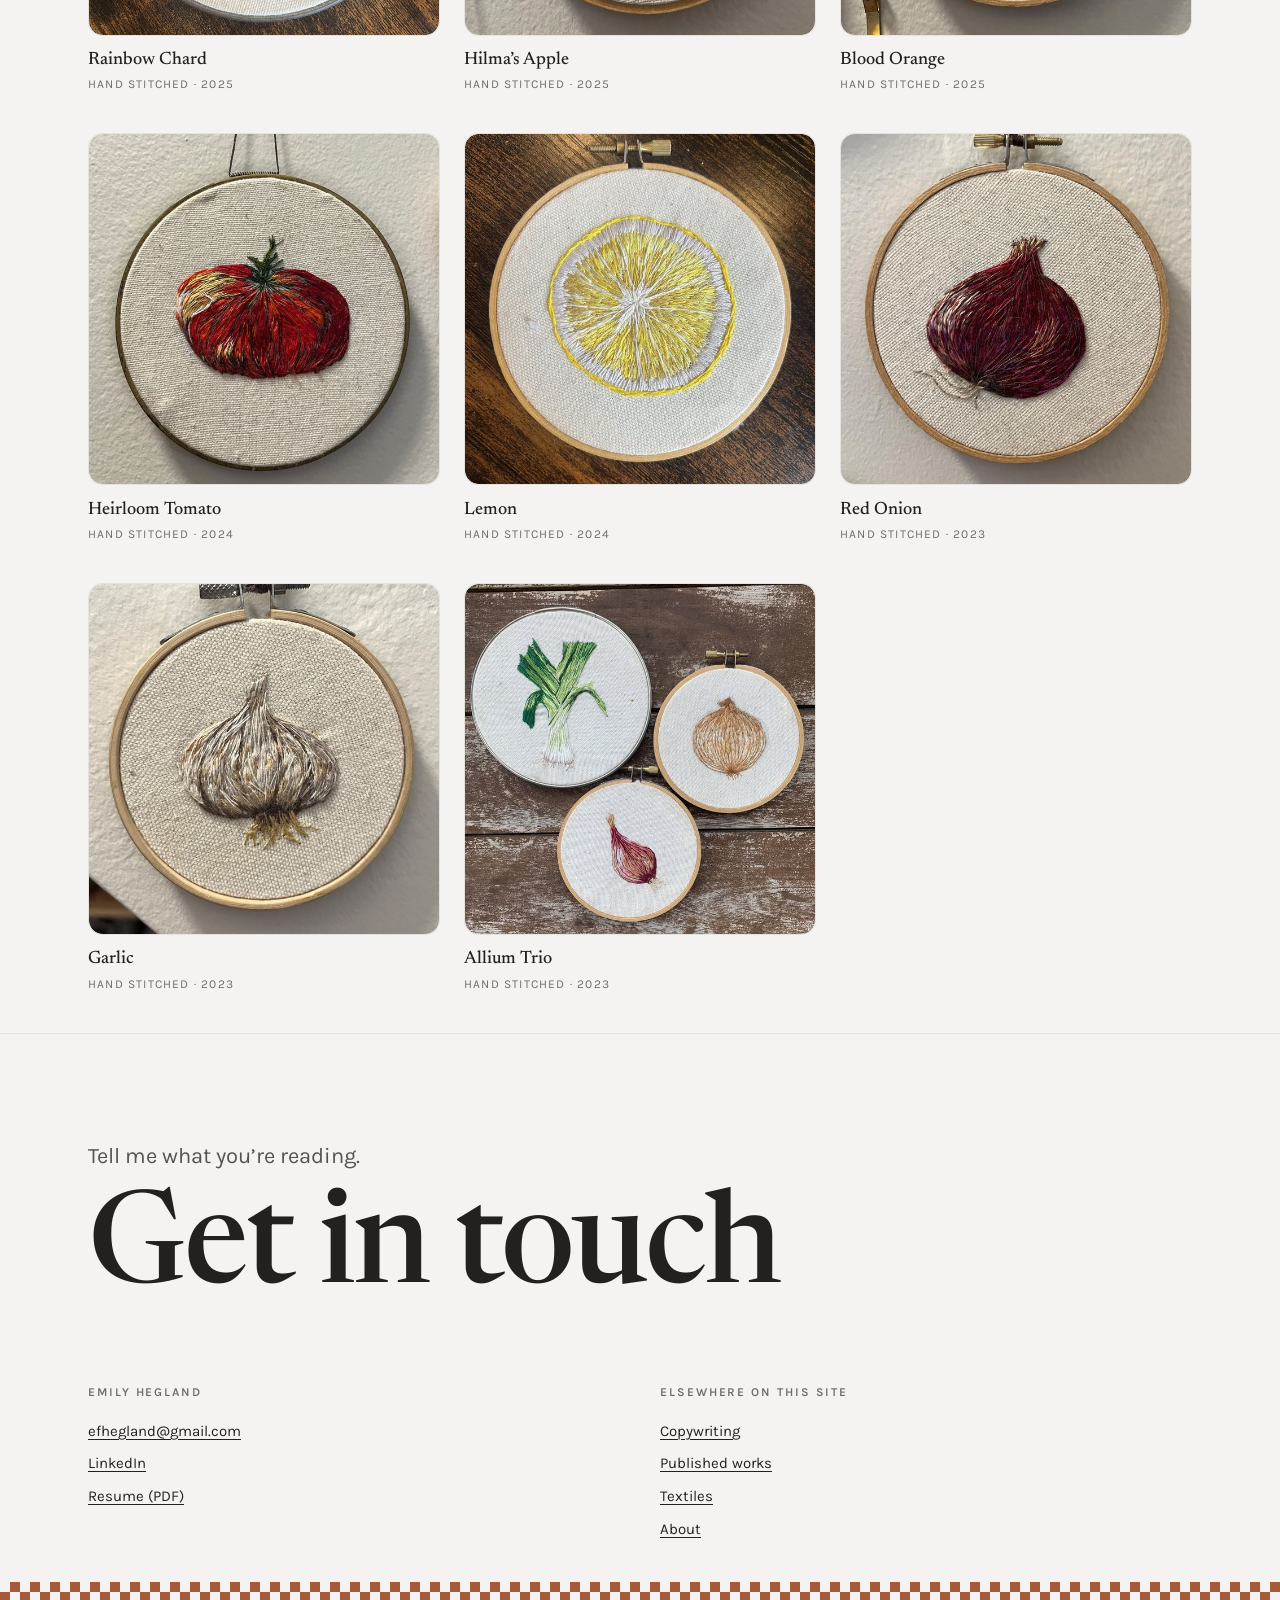
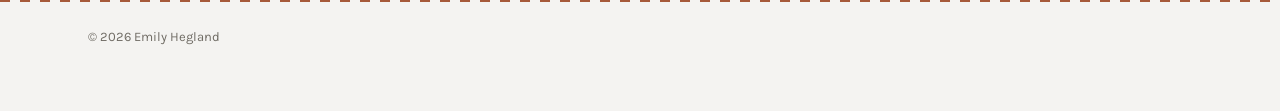
<file: textiles.html>
<!DOCTYPE html>
<html lang="en">
<head>
<meta charset="utf-8">
<meta name="viewport" content="width=device-width, initial-scale=1">
<title>Textiles | Emily Hegland</title>
<meta name="description" content="Quilts and embroidery pieced and stitched by hand in Chicago by Emily Hegland, copywriter and textile artist.">
<link rel="icon" href="favicon.svg" type="image/svg+xml">
<link rel="apple-touch-icon" href="apple-touch-icon.png">
<link rel="preconnect" href="https://fonts.googleapis.com">
<link rel="preconnect" href="https://fonts.gstatic.com" crossorigin>
<link rel="stylesheet" href="https://fonts.googleapis.com/css2?family=Newsreader:ital,opsz,wght@0,6..72,400;0,6..72,500;0,6..72,600;1,6..72,400;1,6..72,500&family=Karla:ital,wght@0,400;0,500;0,600;1,400&family=Shrikhand&display=swap">
<link rel="stylesheet" href="style.css?v=15">
</head>
<body>

<header class="site-head">
  <div class="wrap site-head__inner">
    <a class="wordmark" href="index.html">Emily Hegland</a>
    <nav aria-label="Main">
      <ul class="nav">
        <li><a href="copywriting.html">Copywriting</a></li>
        <li><a href="writing.html">Published works</a></li>
        <li><a href="textiles.html" aria-current="page">Textiles</a></li>
        <li><a href="about.html">About</a></li>
        <li><a href="emily-hegland-resume.pdf" target="_blank" rel="noopener">Resume</a></li>
        <li><a href="index.html#contact">Contact</a></li>
      </ul>
    </nav>
  </div>
</header>
<div class="checker" aria-hidden="true"></div>

<main>

  <section class="hero">
    <div class="wrap">
      <p class="eyebrow eyebrow--clay">Textiles</p>
      <h1>Quilts and embroidery</h1>
    </div>
  </section>

  <hr class="rule">

  <!-- ============================================================= QUILTS -->
  <section class="section section--tight">
    <div class="wrap">

      <div class="gallery">
        <figure class="piece">
          <div class="piece__frame">
            <img width="620" height="620" src="images/sm-tx-quilt-disco.jpg"
                 data-full="images/tx-quilt-disco.jpg"
                 data-lb loading="lazy"
                 alt="A quilt of granny-square blocks in bright colours on black, draped over a couch"
                 data-caption="Disco Granny Square. Machine pieced and quilted">
          </div>
          <figcaption><strong>Disco Granny Square</strong><span>Machine pieced and quilted</span></figcaption>
        </figure>
        <figure class="piece">
          <div class="piece__frame">
            <img width="620" height="620" src="images/sm-tx-quilt-star-sampler.jpg"
                 data-full="images/tx-quilt-star-sampler.jpg"
                 data-lb loading="lazy"
                 alt="A quilt of twenty-four star blocks in greens, blacks, reds and golds, laid on a wood floor with an octopus-print backing folded up at one corner"
                 data-caption="Sawtooth Star. Machine pieced and quilted">
          </div>
          <figcaption><strong>Sawtooth Star</strong><span>Machine pieced and quilted</span></figcaption>
        </figure>
        <figure class="piece">
          <div class="piece__frame">
            <img width="620" height="620" src="images/sm-tx-quilt-sampler-six.jpg"
                 data-full="images/tx-quilt-sampler-six.jpg"
                 data-lb loading="lazy"
                 alt="A quilt of six star blocks in teal, ochre, yellow and red, sashed and bound in black and white gingham"
                 data-caption="Baby Quilt. Machine pieced and quilted">
          </div>
          <figcaption><strong>Baby Quilt</strong><span>Machine pieced and quilted</span></figcaption>
        </figure>
        <figure class="piece">
          <div class="piece__frame">
            <img width="620" height="620" src="images/sm-tx-quilt-checkerboard.jpg"
                 data-full="images/tx-quilt-checkerboard.jpg"
                 data-lb loading="lazy"
                 alt="A large nine-patch quilt in yellows, blues and oranges, hung from a porch ceiling in daylight"
                 data-caption="Nine-Patch Queen Quilt Top. Machine sewn">
          </div>
          <figcaption><strong>Nine-Patch Queen Quilt Top</strong><span>Machine sewn</span></figcaption>
        </figure>
      </div>
    </div>
  </section>

  <!-- ========================================================= EMBROIDERY -->
  <!-- Hoops are cropped square so the round frame sits centred in a square
       cell, which is the only shape that suits a circle. -->
  <section class="section section--tight section--deep">
    <div class="wrap">

      <div class="gallery">
        <figure class="piece">
          <div class="piece__frame">
            <img width="620" height="620" src="images/sm-tx-emb-chard2.jpg"
                 data-full="images/tx-emb-chard2.jpg"
                 data-lb loading="lazy"
                 alt="Hand embroidery of a rainbow chard leaf, green blades threaded with deep red veins"
                 data-caption="Rainbow Chard. Hand stitched &middot; 2025">
          </div>
          <figcaption><strong>Rainbow Chard</strong><span>Hand stitched &middot; 2025</span></figcaption>
        </figure>
        <figure class="piece">
          <div class="piece__frame">
            <img width="620" height="620" src="images/sm-tx-emb-apple.jpg"
                 data-full="images/tx-emb-apple.jpg"
                 data-lb loading="lazy"
                 alt="Hand embroidery of a red and gold apple, in a wooden hoop on a white wall"
                 data-caption="Hilma&rsquo;s Apple. Hand stitched &middot; 2025">
          </div>
          <figcaption><strong>Hilma&rsquo;s Apple</strong><span>Hand stitched &middot; 2025</span></figcaption>
        </figure>
        <figure class="piece">
          <div class="piece__frame">
            <img width="620" height="620" src="images/sm-tx-emb-bloodorange.jpg"
                 data-full="images/tx-emb-bloodorange.jpg"
                 data-lb loading="lazy"
                 alt="Hand embroidery of a blood orange slice, crimson and orange segments radiating from a white centre inside a yellow rind, in a wooden hoop"
                 data-caption="Blood Orange. Hand stitched &middot; 2025">
          </div>
          <figcaption><strong>Blood Orange</strong><span>Hand stitched &middot; 2025</span></figcaption>
        </figure>
        <figure class="piece">
          <div class="piece__frame">
            <img width="620" height="620" src="images/sm-tx-emb-tomato2.jpg"
                 data-full="images/tx-emb-tomato2.jpg"
                 data-lb loading="lazy"
                 alt="Hand embroidery of a red and orange heirloom tomato with a green stem, in a brass hoop"
                 data-caption="Heirloom Tomato. Hand stitched &middot; 2024">
          </div>
          <figcaption><strong>Heirloom Tomato</strong><span>Hand stitched &middot; 2024</span></figcaption>
        </figure>
        <figure class="piece">
          <div class="piece__frame">
            <img width="620" height="620" src="images/sm-tx-emb-citrus2.jpg"
                 data-full="images/tx-emb-citrus2.jpg"
                 data-lb loading="lazy"
                 alt="Hand embroidery of a lemon slice, yellow segments radiating from a white centre, in a wooden hoop"
                 data-caption="Lemon. Hand stitched &middot; 2024">
          </div>
          <figcaption><strong>Lemon</strong><span>Hand stitched &middot; 2024</span></figcaption>
        </figure>
        <figure class="piece">
          <div class="piece__frame">
            <img width="620" height="620" src="images/sm-tx-emb-onion.jpg"
                 data-full="images/tx-emb-onion.jpg"
                 data-lb loading="lazy"
                 alt="Hand embroidery of a deep magenta red onion with pale roots, in a wooden hoop"
                 data-caption="Red Onion. Hand stitched &middot; 2023">
          </div>
          <figcaption><strong>Red Onion</strong><span>Hand stitched &middot; 2023</span></figcaption>
        </figure>
        <figure class="piece">
          <div class="piece__frame">
            <img width="620" height="620" src="images/sm-tx-emb-garlic.jpg"
                 data-full="images/tx-emb-garlic.jpg"
                 data-lb loading="lazy"
                 alt="Hand embroidery of a garlic bulb in silvery white with golden roots, in a wooden hoop"
                 data-caption="Garlic. Hand stitched &middot; 2023">
          </div>
          <figcaption><strong>Garlic</strong><span>Hand stitched &middot; 2023</span></figcaption>
        </figure>
        <figure class="piece">
          <div class="piece__frame">
            <img width="620" height="620" src="images/sm-tx-emb-alliums2.jpg"
                 data-full="images/tx-emb-alliums2.jpg"
                 data-lb loading="lazy"
                 alt="Three embroidery hoops together on weathered wood: a leek, a yellow onion, and a shallot"
                 data-caption="Allium Trio. Hand stitched &middot; 2023">
          </div>
          <figcaption><strong>Allium Trio</strong><span>Hand stitched &middot; 2023</span></figcaption>
        </figure>
      </div>
    </div>
  </section>

</main>

<footer class="site-foot" id="contact">
  <div class="wrap">

    <div class="foot-cta">
      <p class="foot-cta__setup"><span data-cycle="[&quot;Tell me what you&rsquo;re reading.&quot;, &quot;What&rsquo;s your Letterboxd top 4?&quot;, &quot;Let&rsquo;s nail down your brand voice.&quot;, &quot;Ask me for a hot take.&quot;, &quot;Wanna go thrifting?&quot;, &quot;Buy me a High Life.&quot;]">Tell me what you&rsquo;re reading.</span></p>
      <a class="foot-cta__link" href="mailto:efhegland@gmail.com">Get in touch</a>
    </div>

    <div class="site-foot__inner">
      <div>
        <p class="eyebrow">Emily Hegland</p>
        <ul class="contact-list">
          <li><a href="mailto:efhegland@gmail.com">efhegland@gmail.com</a></li>
          <li><a href="https://www.linkedin.com/in/emily-hegland-7918b3ab/">LinkedIn</a></li>
          <li><a href="emily-hegland-resume.pdf" target="_blank" rel="noopener">Resume (PDF)</a></li>
        </ul>
      </div>
      <div>
        <p class="eyebrow">Elsewhere on this site</p>
        <ul class="contact-list">
          <li><a href="copywriting.html">Copywriting</a></li>
          <li><a href="writing.html">Published works</a></li>
          <li><a href="textiles.html">Textiles</a></li>
          <li><a href="about.html">About</a></li>
        </ul>
      </div>
    </div>

  </div>
  <div class="checker checker--foot" aria-hidden="true"></div>
  <div class="wrap">
    <p class="fineprint">&copy; <span id="year">2026</span> Emily Hegland</p>
  </div>
</footer>

<script src="cycle.js?v=12"></script>
<script>document.getElementById('year').textContent = new Date().getFullYear();</script>

<script src="lightbox.js?v=12"></script>

<script src="nav.js?v=12"></script>
</body>
</html>
</file>
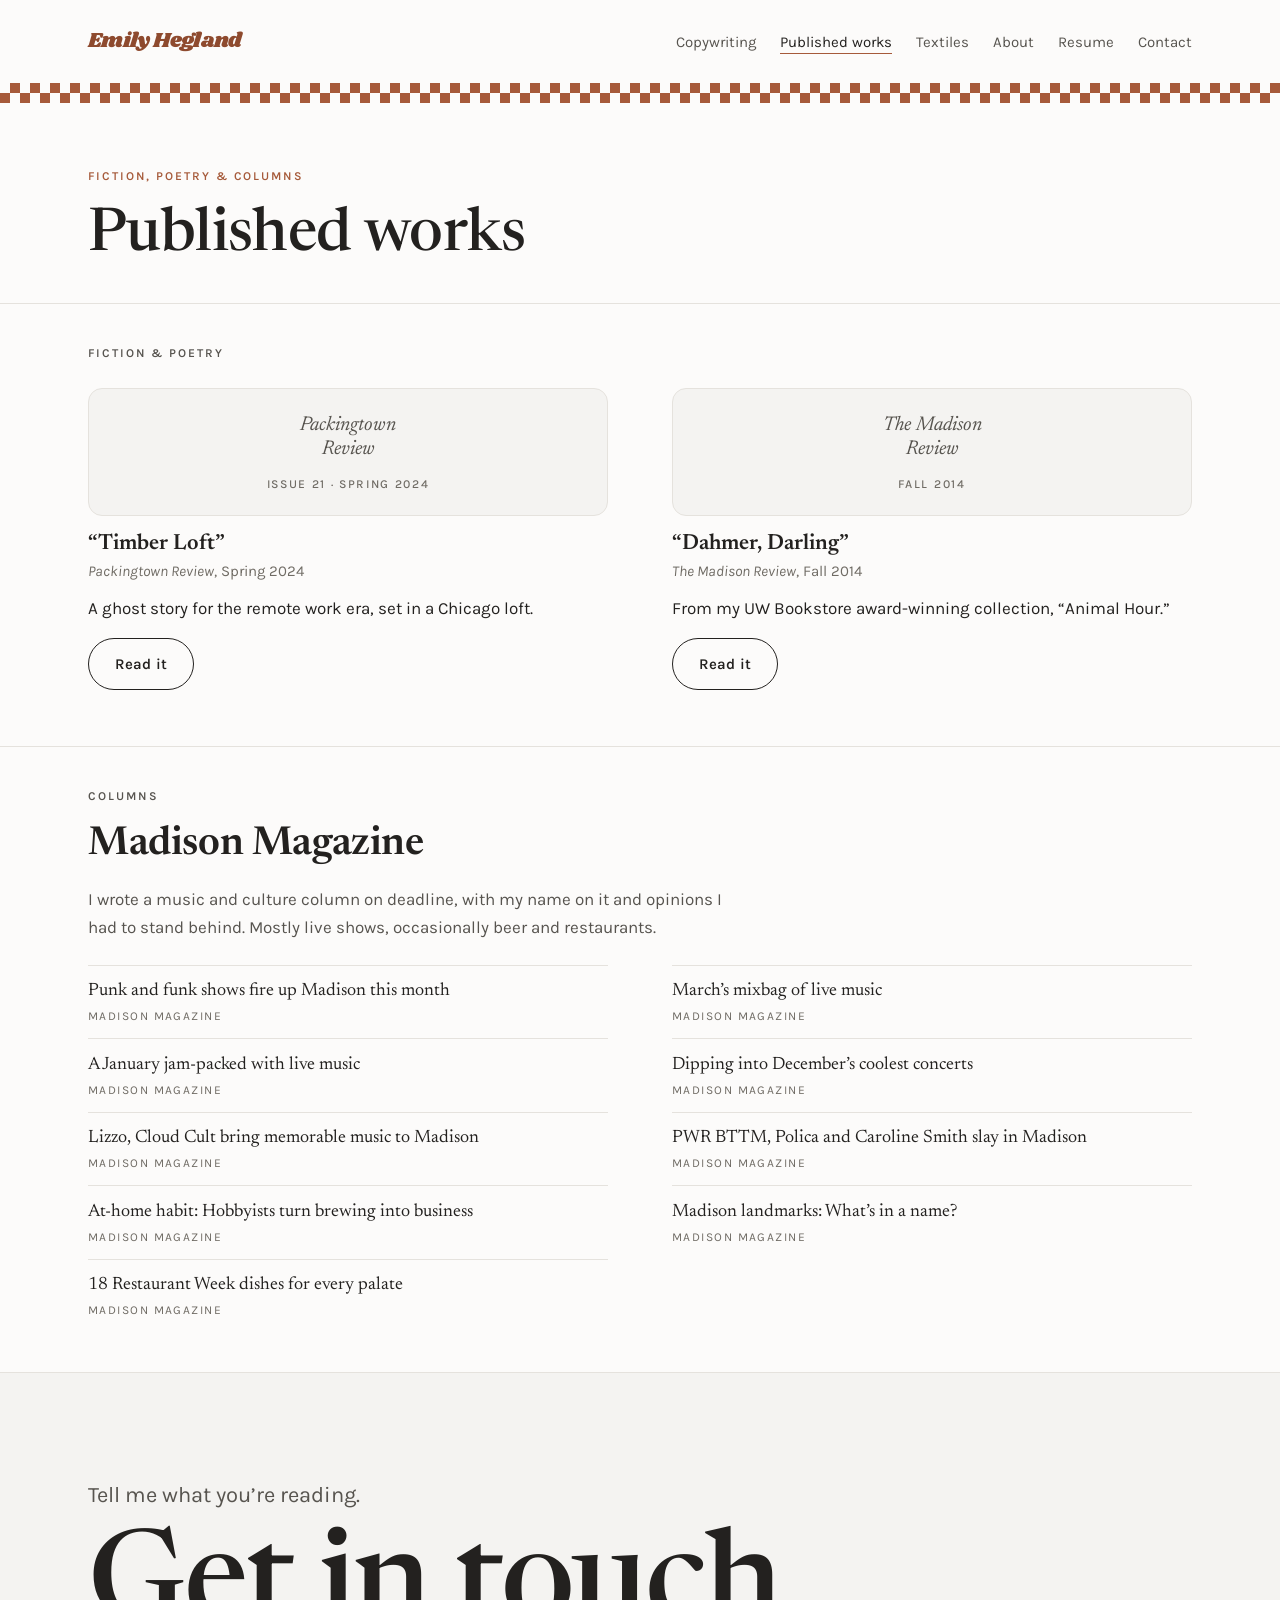
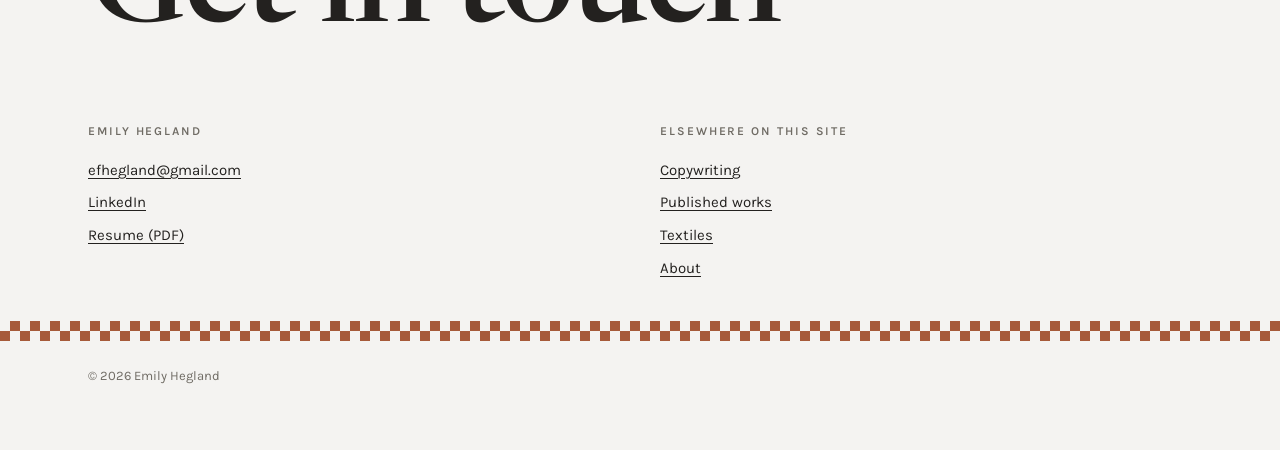
<file: writing.html>
<!DOCTYPE html>
<html lang="en">
<head>
<meta charset="utf-8">
<meta name="viewport" content="width=device-width, initial-scale=1">
<title>Published works | Emily Hegland</title>
<meta name="description" content="Published fiction and poetry by Emily Hegland, including &ldquo;Timber Loft&rdquo; in Packingtown Review.">
<link rel="icon" href="favicon.svg" type="image/svg+xml">
<link rel="apple-touch-icon" href="apple-touch-icon.png">
<link rel="preconnect" href="https://fonts.googleapis.com">
<link rel="preconnect" href="https://fonts.gstatic.com" crossorigin>
<link rel="stylesheet" href="https://fonts.googleapis.com/css2?family=Newsreader:ital,opsz,wght@0,6..72,400;0,6..72,500;0,6..72,600;1,6..72,400;1,6..72,500&family=Karla:ital,wght@0,400;0,500;0,600;1,400&family=Shrikhand&display=swap">
<link rel="stylesheet" href="style.css?v=15">
</head>
<body>

<header class="site-head">
  <div class="wrap site-head__inner">
    <a class="wordmark" href="index.html">Emily Hegland</a>
    <nav aria-label="Main">
      <ul class="nav">
        <li><a href="copywriting.html">Copywriting</a></li>
        <li><a href="writing.html" aria-current="page">Published works</a></li>
        <li><a href="textiles.html">Textiles</a></li>
        <li><a href="about.html">About</a></li>
        <li><a href="emily-hegland-resume.pdf" target="_blank" rel="noopener">Resume</a></li>
        <li><a href="index.html#contact">Contact</a></li>
      </ul>
    </nav>
  </div>
</header>
<div class="checker" aria-hidden="true"></div>

<main>

  <section class="hero">
    <div class="wrap">
      <p class="eyebrow eyebrow--clay">Fiction, poetry &amp; columns</p>
      <h1>Published works</h1>
    </div>
  </section>

  <hr class="rule">

  <!-- ============================================== FICTION & POETRY -->
  <!-- One section, two entries side by side. Separate sections for a single
       entry each left the page mostly whitespace. -->
  <section class="section section--tight">
    <div class="wrap">
      <div class="section-head">
        <p class="eyebrow">Fiction &amp; poetry</p>
      </div>

      <div class="pubgrid">

        <article>
          <div class="journal">
            Packingtown<br>Review
            <span>Issue 21 &middot; Spring 2024</span>
          </div>
          <h3>&ldquo;Timber Loft&rdquo;</h3>
          <p class="pubmeta"><em>Packingtown Review</em>, Spring 2024</p>
          <p>
            A ghost story for the remote work era, set in a Chicago loft.
          </p>
          <p>
            <a class="btn btn--ghost" href="http://www.packingtownreview.com/issues/21/hegland/timber.html">Read it</a>
          </p>
        </article>

        <article>
          <div class="journal">
            The Madison<br>Review
            <span>Fall 2014</span>
          </div>
          <h3>&ldquo;Dahmer, Darling&rdquo;</h3>
          <p class="pubmeta"><em>The Madison Review</em>, Fall 2014</p>
          <p>
            From my UW Bookstore award-winning collection,
            &ldquo;Animal Hour.&rdquo;
          </p>
          <p>
            <a class="btn btn--ghost" href="https://issuu.com/themadisonreview/docs/the_madison_review_fall_2014_86ed36a349c2b2">Read it</a>
          </p>
        </article>

      </div>

    </div>
  </section>

  <hr class="rule">

  <!-- ========================================================== COLUMNS -->
  <!-- Moved here from the copywriting page. All nine links confirmed working. -->
  <section class="section section--tight">
    <div class="wrap">
      <div class="section-head">
        <p class="eyebrow">Columns</p>
        <h2>Madison Magazine</h2>
        <p>
          I wrote a music and culture column on deadline, with my name on it and
          opinions I had to stand behind. Mostly live shows, occasionally beer and
          restaurants.
        </p>
      </div>

      <ul class="linklist">
        <li>
          <a href="https://www.channel3000.com/madison-magazine/punk-and-funk-shows-fire-up-madison-this-month/article_9d506e12-3f5d-59cb-9d6a-dfa271f77564.html">
            Punk and funk shows fire up Madison this month
            <span class="linklist__src">Madison Magazine</span>
          </a>
        </li>
        <li>
          <a href="https://www.channel3000.com/madison-magazine/march-s-mixbag-of-live-music/article_5b110d4f-18e0-5648-a6c9-52c3e9ad2aa5.html">
            March&rsquo;s mixbag of live music
            <span class="linklist__src">Madison Magazine</span>
          </a>
        </li>
        <li>
          <a href="https://www.channel3000.com/madison-magazine/a-january-jam-packed-with-live-music/article_ef3763e0-de6c-5247-b304-3a0bb1ad7d63.html">
            A January jam-packed with live music
            <span class="linklist__src">Madison Magazine</span>
          </a>
        </li>
        <li>
          <a href="https://www.channel3000.com/madison-magazine/dipping-into-december-s-coolest-concerts/article_431e2109-ca98-52f9-bad1-ca09c0e0a6fe.html">
            Dipping into December&rsquo;s coolest concerts
            <span class="linklist__src">Madison Magazine</span>
          </a>
        </li>
        <li>
          <a href="https://www.channel3000.com/lizzo-cloud-cult-bring-memorable-music-to-madison/">
            Lizzo, Cloud Cult bring memorable music to Madison
            <span class="linklist__src">Madison Magazine</span>
          </a>
        </li>
        <li>
          <a href="https://www.channel3000.com/pwr-bttm-polica-and-caroline-smith-slay-in-madison/">
            PWR BTTM, Polica and Caroline Smith slay in Madison
            <span class="linklist__src">Madison Magazine</span>
          </a>
        </li>
        <li>
          <a href="https://www.channel3000.com/at-home-habit-hobbyists-turn-brewing-into-business/">
            At-home habit: Hobbyists turn brewing into business
            <span class="linklist__src">Madison Magazine</span>
          </a>
        </li>
        <li>
          <a href="https://www.channel3000.com/madison-magazine/madison-landmarks-what-s-in-a-name/article_e3012931-0991-581c-ae57-76a31f200ef6.html">
            Madison landmarks: What&rsquo;s in a name?
            <span class="linklist__src">Madison Magazine</span>
          </a>
        </li>
        <li>
          <a href="https://www.channel3000.com/18-restaurant-week-dishes-for-every-palate/">
            18 Restaurant Week dishes for every palate
            <span class="linklist__src">Madison Magazine</span>
          </a>
        </li>
      </ul>
    </div>
  </section>

</main>

<footer class="site-foot" id="contact">
  <div class="wrap">

    <div class="foot-cta">
      <p class="foot-cta__setup"><span data-cycle="[&quot;Tell me what you&rsquo;re reading.&quot;, &quot;What&rsquo;s your Letterboxd top 4?&quot;, &quot;Let&rsquo;s nail down your brand voice.&quot;, &quot;Ask me for a hot take.&quot;, &quot;Wanna go thrifting?&quot;, &quot;Buy me a High Life.&quot;]">Tell me what you&rsquo;re reading.</span></p>
      <a class="foot-cta__link" href="mailto:efhegland@gmail.com">Get in touch</a>
    </div>

    <div class="site-foot__inner">
      <div>
        <p class="eyebrow">Emily Hegland</p>
        <ul class="contact-list">
          <li><a href="mailto:efhegland@gmail.com">efhegland@gmail.com</a></li>
          <li><a href="https://www.linkedin.com/in/emily-hegland-7918b3ab/">LinkedIn</a></li>
          <li><a href="emily-hegland-resume.pdf" target="_blank" rel="noopener">Resume (PDF)</a></li>
        </ul>
      </div>
      <div>
        <p class="eyebrow">Elsewhere on this site</p>
        <ul class="contact-list">
          <li><a href="copywriting.html">Copywriting</a></li>
          <li><a href="writing.html">Published works</a></li>
          <li><a href="textiles.html">Textiles</a></li>
          <li><a href="about.html">About</a></li>
        </ul>
      </div>
    </div>

  </div>
  <div class="checker checker--foot" aria-hidden="true"></div>
  <div class="wrap">
    <p class="fineprint">&copy; <span id="year">2026</span> Emily Hegland</p>
  </div>
</footer>

<script src="cycle.js?v=12"></script>
<script>document.getElementById('year').textContent = new Date().getFullYear();</script>

<script src="lightbox.js?v=12"></script>

<script src="nav.js?v=12"></script>
</body>
</html>
</file>
<file: style.css>
/* ==========================================================================
   emilyhegland.com
   Near-white surfaces, quiet serif, one warm accent. Palette, type, and layout
   all resolve to the variables below, so retuning the whole site means editing
   this one block.
   ========================================================================== */

/* Fonts are loaded with <link> tags in each page's <head>, which is faster than @import. */

:root {
  /* Near-white neutrals with a trace of warmth, so it reads white rather
     than cream and never tips blue. */
  --paper:        #FCFBFA;
  --paper-deep:   #F4F3F1;
  --paper-card:   #FFFFFF;
  --ink:          #23211F;
  --ink-soft:     #57544F;
  --ink-faint:    #6F6B64;  /* was #8C8880 (3.4:1); now 5.1:1 on paper */
  --rule:         #E5E2DD;

  /* Accents muted, earthy */
  --clay:         #A65A3A;  /* was #B0603F (4.4:1); now 4.9:1 on paper */
  --clay-deep:    #8E4A2E;
  --sage:         #77856F;
  --sage-text:    #5F6D58;  /* sage for small text, 5.3:1; --sage stays for borders */
  --ochre:        #C08A2E;

  /* Type. Newsreader is a quiet, low-contrast reading serif: conventional
     ampersand, restrained italic, no display flourishes. */
  --display: 'Newsreader', Georgia, 'Times New Roman', serif;
  --body:    'Karla', -apple-system, BlinkMacSystemFont, 'Segoe UI', sans-serif;
  /* Wordmark only. A heavy seventies display face, used once per page. The
     fallback is the display serif so the swap is less jarring than a system
     default would be. */
  --mark:    'Shrikhand', Georgia, serif;

  /* Spacing scale */
  --s1: 0.5rem;
  --s2: 1rem;
  --s3: 1.5rem;
  --s4: 2.5rem;
  --s5: 4rem;
  --s6: 6.5rem;

  --max:      1200px;
  --max-prose: 66ch;
  --radius:   14px;
}

/* --------------------------------------------------------------- reset --- */

*, *::before, *::after { box-sizing: border-box; }

html { -webkit-text-size-adjust: 100%; scroll-behavior: smooth; }

body {
  margin: 0;
  background-color: var(--paper);
  color: var(--ink);
  font-family: var(--body);
  font-size: 1.0625rem;
  line-height: 1.65;
  -webkit-font-smoothing: antialiased;
}

img { max-width: 100%; height: auto; display: block; }

a { color: var(--clay-deep); text-decoration-thickness: 1px; text-underline-offset: 3px; }
a:hover { color: var(--ink); }

/* ---------------------------------------------------------------- type --- */

h1, h2, h3, h4 {
  font-family: var(--display);
  font-weight: 500;
  line-height: 1.14;
  letter-spacing: -0.01em;
  margin: 0 0 var(--s2);
  font-optical-sizing: auto;
}

/* Newsreader runs a little lighter than Fraunces at display sizes, so h1 gets
   a touch more size and h2 a touch more weight to hold the hierarchy. */
/* Capped at 3.75rem so the longest headline on the site, "Short words make the
   biggest impact", holds a single line at full content width. */
h1 { font-size: clamp(2.25rem, 5.4vw, 3.75rem); }
h2 { font-size: clamp(1.75rem, 3.4vw, 2.5rem); font-weight: 600; }
h3 { font-size: 1.375rem; font-weight: 600; letter-spacing: 0; }

/* No orphans. balance evens out line lengths across a heading so the last line
   never ends up holding a single word. pretty does the same job for running
   copy, where balancing every line would look fussy. */
h1, h2, h3, .foot-cta__link, .card h3, .journal { text-wrap: balance; }
p, .lede, .card__note, .caption, .fineprint { text-wrap: pretty; }

p { margin: 0 0 var(--s2); }
p:last-child { margin-bottom: 0; }

.prose { max-width: var(--max-prose); }
.prose p { margin-bottom: var(--s3); }

.lede {
  font-size: clamp(1.1875rem, 2.1vw, 1.5rem);
  line-height: 1.55;
  color: var(--ink-soft);
  max-width: 52ch;
}

/* Case study summaries run longer than a hero line, so they get more measure. */
.cs-head .lede { max-width: 60ch; }

.eyebrow {
  font-family: var(--body);
  font-size: 0.75rem;
  font-weight: 600;
  letter-spacing: 0.16em;
  text-transform: uppercase;
  color: var(--ink-faint);
  margin: 0 0 var(--s2);
}

.eyebrow--clay { color: var(--clay); }

/* -------------------------------------------------------------- layout --- */

.wrap {
  width: 100%;
  max-width: var(--max);
  margin-inline: auto;
  padding-inline: clamp(1.25rem, 5vw, 3rem);
}

.section { padding-block: var(--s5); }
.section--tight { padding-block: var(--s4); }
.section--deep { background-color: var(--paper-deep); }

.rule { border: 0; border-top: 1px solid var(--rule); margin: 0; }

/* ------------------------------------------------------------ nav/head --- */

.site-head {
  padding-block: var(--s3);
}

/* Clay checkerboard, two rows of 10px squares. One under the menu (standing in
   for the old divider rule) and one above the copyright line. Both run edge to
   edge. --check sets the square size; --check-bg matches the light squares to
   whatever surface the stripe sits on, so only the clay reads. background-repeat:
   round stretches the squares a hair so the stripe always ends on a whole one. */
.checker {
  --check: 10px;
  --check-bg: var(--paper);
  height: calc(var(--check) * 2);
  background-color: var(--check-bg);
  background-image: conic-gradient(var(--clay) 90deg, var(--check-bg) 90deg 180deg, var(--clay) 180deg 270deg, var(--check-bg) 270deg);
  background-size: calc(var(--check) * 2) calc(var(--check) * 2);
  background-repeat: round;
}

.checker--foot {
  --check-bg: var(--paper-deep);
  margin-top: var(--s4);
}

/* The footer stripe replaces the copyright line's top rule. */
.checker--foot + .wrap .fineprint {
  margin-top: var(--s3);
  padding-top: 0;
  border-top: 0;
}

.site-head__inner {
  display: flex;
  flex-wrap: wrap;
  gap: var(--s2) var(--s4);
  align-items: baseline;
  justify-content: space-between;
}

/* Negative tracking is the point. Phototype in the seventies was the first
   technology that let designers pull letters into each other, and that tightness
   is what reads as period. Kept at -0.035em rather than the -0.045em used in the
   large preview, because at header size the same em value bites harder. */
.wordmark {
  font-family: var(--mark);
  font-size: 1.3125rem;
  font-weight: 400;
  letter-spacing: -0.035em;
  color: var(--clay-deep);
  text-decoration: none;
  transition: color 160ms ease;
}

.wordmark:hover,
.wordmark:focus-visible { color: var(--ink); }

.nav {
  display: flex;
  flex-wrap: wrap;
  gap: var(--s3);
  list-style: none;
  margin: 0;
  padding: 0;
  font-size: 0.9375rem;
}

.nav a {
  color: var(--ink-soft);
  text-decoration: none;
  padding-bottom: 2px;
  border-bottom: 1px solid transparent;
}

.nav a:hover { color: var(--ink); border-bottom-color: var(--rule); }
.nav a[aria-current='page'] { color: var(--ink); border-bottom-color: var(--clay); }

/* ---------------------------------------------------------------- hero --- */

/* Bottom padding is deliberately small: the section that follows already brings
   its own top padding, so anything larger here doubles up and pushes the content
   away from the heading it belongs to. The homepage sets its own padding via
   .hero--home, so it is unaffected. */
.hero { padding-block: clamp(2.25rem, 5.5vw, 4rem) var(--s2); }
/* No measure cap: the headline gets the full content width so it can hold one
   line on desktop. balance handles the wrap gracefully on narrower screens,
   where a 35-character line cannot fit at any readable size. */
.hero h1 { text-wrap: balance; }
.hero h1 em { font-style: italic; color: var(--clay-deep); }
.hero .lede { margin-top: var(--s3); }

/* Disciplines list. This reset was deleted along with the old portrait rules,
   which is what put the bullets back. */
.hero__meta {
  display: flex;
  flex-wrap: wrap;
  gap: var(--s1) var(--s2);
  list-style: none;
  margin: 0;
  padding: 0;
  color: var(--ink-faint);
}

.hero__meta li + li::before {
  content: '\00b7';
  margin-right: var(--s2);
  color: var(--rule);
}

/* Framed photo. A thin bracket runs along the top and right edges of the picture,
   offset outward. It is drawn on a wrapper around the image, not on the figure,
   because the figure also contains the caption and a frame sized to the figure
   would cut straight through it.

   Two sides only. A full rectangle needs a bottom edge, and the bottom edge is
   exactly where a caption wants to go. */
.framed { margin: 0; }

.framed__img { position: relative; display: block; }

/* inset: top right bottom left. Negative values push the bracket past the edge;
   the positive bottom and left values decide where its two legs stop. */
.framed__img::before {
  content: '';
  position: absolute;
  inset: -16px -16px 30% 30%;
  border-top: 1px solid var(--clay);
  border-right: 1px solid var(--clay);
  border-top-right-radius: 20px;
  z-index: 0;
  pointer-events: none;
}

.framed__img img {
  position: relative;
  z-index: 1;
  width: 100%;
  height: auto;
  border-radius: 20px;
}

.framed figcaption { position: relative; z-index: 1; }

@media (max-width: 620px) {
  .framed__img::before { inset: -12px -12px 30% 30%; }
}

/* ------------------------------------------------------ about page open --- */
/* Magazine feature opener. The kicker runs full width, then the headline and the
   first line of body copy start on the same horizontal line. That shared top
   edge is the whole effect, and it is why the eyebrow had to come out of the
   left column: with it in there the two columns could only align at the kicker,
   which put the copy above the headline instead of level with it. */

.about-open { padding-block: clamp(1.5rem, 3.5vw, 2.5rem) var(--s3); }
.about-open > .wrap > .eyebrow { margin-bottom: var(--s2); }

.about-open__grid {
  display: grid;
  grid-template-columns: minmax(0, 1fr) minmax(0, 1fr);
  gap: var(--s5) var(--s4);
  align-items: start;
}

/* The gap between the headline and the photo below it. Larger than the default
   h1 margin, so the headline reads as a headline and not as a photo caption. */
.about-open__lead h1 { margin-bottom: var(--s3); }

/* Single column below the point where a half-width measure gets too narrow to
   read. Stacking order becomes kicker, headline, photo, copy. */
@media (max-width: 860px) {
  .about-open__grid { grid-template-columns: minmax(0, 1fr); gap: var(--s4); }
  .about-open__lead h1 { margin-bottom: var(--s2); }
}

/* Frame B. The bracket is promoted off the photo and onto the whole left column,
   so the headline and the picture read as one object rather than two.
   The homepage hero keeps its bracket on the photo: there the photo sits beside
   the headline rather than under it, so there is no column to wrap. That split is
   deliberate. The hero is the only full-viewport section on the site and already
   behaves unlike every interior page. */

.about-open__lead { position: relative; }

/* The photo gives up its own bracket, or you get two nested corners. */
.about-open__lead .framed__img::before { display: none; }

.about-open__lead::before {
  content: '';
  position: absolute;
  inset: -22px -16px 20% 30%;
  border-top: 1px solid var(--clay);
  border-right: 1px solid var(--clay);
  border-top-right-radius: 20px;
  z-index: 0;
  pointer-events: none;
}

/* An absolutely positioned pseudo-element paints above non-positioned text in
   the same stacking context, so the headline is lifted explicitly. The line does
   not currently cross it, but it would if the headline ever got longer. */
.about-open__lead h1 { position: relative; z-index: 1; }

@media (max-width: 620px) {
  .about-open__lead::before { inset: -16px -12px 20% 30%; }
}

/* ------------------------------------------------------------- film grade --- */
/* Applied to photographs of Emily and nothing else. The textile pieces and the
   M1 screens stay untouched: on those, the colour is the evidence.
   This is a filter, not a re-export. The files on disk are still true, so the
   lightbox shows real colour on click and this can be dialled or deleted
   without touching a single image. */

.film { filter: sepia(0.14) saturate(1.08); }

/* Grain variant. Add `framed--grain` to the <figure> to switch a portrait from
   warm wash to warm-plus-grain. Hangs off ::after because ::before is already
   drawing the bracket. */
.framed--grain .framed__img::after {
  content: '';
  position: absolute;
  inset: 0;
  z-index: 2;
  border-radius: 20px;
  pointer-events: none;
  opacity: 0.3;
  mix-blend-mode: multiply;
  background-image: url("data:image/svg+xml,%3Csvg xmlns='http://www.w3.org/2000/svg' width='140' height='140'%3E%3Cfilter id='n'%3E%3CfeTurbulence type='fractalNoise' baseFrequency='0.85' numOctaves='3'/%3E%3C/filter%3E%3Crect width='140' height='140' filter='url(%23n)' opacity='0.55'/%3E%3C/svg%3E");
}

/* -------------------------------------------------------- homepage hero --- */
/* Only the homepage hero fills the viewport. Every other page uses the plain
   .hero, which is a kicker and a heading and nothing else. */

.hero--home {
  padding-block: clamp(3rem, 7vw, 6rem);
  min-height: calc(100svh - 5rem);
  display: flex;
  flex-direction: column;
  justify-content: center;
}

.hero--home > .wrap { width: 100%; }

/* Text left, portrait right. Source is 700px wide, so a 340px column gives 2x
   for retina. Past about 350px it starts to soften. */
.hero__grid {
  display: grid;
  grid-template-columns: minmax(0, 1fr) minmax(0, 340px);
  gap: var(--s5);
  align-items: center;
}

/* Layout only. The frame itself lives in .framed, shared with the About page. */
.hero__photo {
  justify-self: end;
  width: 100%;
}

@media (max-width: 860px) {
  .hero__grid { grid-template-columns: 1fr; gap: var(--s4); }
  .hero__photo { justify-self: start; max-width: 230px; }
}

/* 5.25rem is the largest size at which "Short words make" still holds one line
   inside the text column once the 340px photo column is subtracted. At 6rem it
   broke to three lines. */
.hero--home h1 {
  font-size: clamp(2.5rem, 5.6vw, 5.25rem);
  font-weight: 600;
  line-height: 1.02;
  letter-spacing: -0.025em;
  max-width: 20ch;
  text-wrap: balance;
  margin-bottom: 0;
}

/* Kicker earns its keep on letterspacing rather than colour. */
.hero--home .eyebrow {
  font-size: 0.8125rem;
  letter-spacing: 0.24em;
  margin-bottom: var(--s3);
}

/* Supporting matter stays deliberately small against the headline. The whole
   effect depends on that gap being wide, so scaling the bio alongside the
   headline would cancel it out. */
.hero--home .hero__bio {
  display: block;
  margin-top: clamp(1.5rem, 2.5vw, 2rem);
}

/* The bio is 96 characters, so the measure has to clear that to hold one line.
   That is wider than a comfortable reading measure, which is fine here: at one
   line under a 96px headline it reads as a deck, not a paragraph. It wraps
   normally on anything narrower. */
.hero--home .lede {
  font-size: 1rem;
  line-height: 1.6;
  max-width: 100ch;
  color: var(--ink-soft);
  text-wrap: pretty;
  margin: 0;
}

.hero--home .hero__meta {
  margin-top: var(--s2);
  font-size: 0.75rem;
}

/* Centred within the text column, so it does not read as off-centre against the
   photo sitting to its right. */
.hero__cta {
  margin-top: clamp(2rem, 4vw, 3rem);
  text-align: center;
}

.hero__cta .btn {
  font-size: 0.9375rem;
  padding: 0.85rem 2.25rem;
}

@media (max-width: 760px) {
  .hero--home h1 { max-width: none; }
  .hero--home { min-height: 0; }
  .hero--home .lede { max-width: none; }
}

/* ---------------------------------------------------------------- grid --- */

.grid {
  display: grid;
  gap: var(--s4);
  grid-template-columns: repeat(auto-fill, minmax(min(100%, 300px), 1fr));
}

.grid--two { grid-template-columns: repeat(auto-fill, minmax(min(100%, 420px), 1fr)); }

/* Text-only card. Two of the three homepage assets are images of copy, and any
   crop small enough for a card slices the type. Rather than show sliced words on
   a page about writing, the cards carry the line and the work images live on the
   copywriting page where they have room to be read. */
.card--text .card__body {
  padding: var(--s4) var(--s3) var(--s3);
  display: flex;
  flex-direction: column;
  gap: 0.35rem;
  min-height: 15rem;
}

.card--text h3 {
  font-size: clamp(1.5rem, 2.2vw, 1.875rem);
  font-weight: 500;
  margin: 0;
}

.card--text .card__note { margin: 0.35rem 0 0; }

/* Pushes the affordance to the bottom so the three cards align regardless of
   how long the teaser runs. */
.card--text .card__more {
  margin-top: auto;
  padding-top: var(--s3);
  font-family: var(--body);
  font-size: 0.8125rem;
  letter-spacing: 0.1em;
  text-transform: uppercase;
  color: var(--clay);
}

.card--text:hover .card__more { color: var(--clay-deep); }

/* --------------------------------------------------------------- cards --- */

.card {
  display: flex;
  flex-direction: column;
  text-decoration: none;
  color: inherit;
  background: var(--paper-card);
  border: 1px solid var(--rule);
  border-radius: var(--radius);
  overflow: hidden;
  transition: transform 180ms ease, box-shadow 180ms ease, border-color 180ms ease;
}

.card:hover {
  transform: translateY(-3px);
  border-color: var(--ink-faint);
  box-shadow: 0 10px 28px -18px rgba(35, 33, 31, 0.40);
}

.card__media {
  aspect-ratio: 4 / 3;
  background: var(--paper-deep);
  overflow: hidden;
}

.card__media img { width: 100%; height: 100%; object-fit: cover; }

/* A full-page screenshot cropped to a 4:3 box shows a band from the middle of
   the page, which reads as a random slice. Anchoring to the top keeps the
   headline visible, and the fade says the page continues rather than pretending
   the crop was the whole thing. Video stills keep the centred crop, since they
   are already the right shape. */
.card__media--page { position: relative; }
.card__media--page img { object-position: top center; }
.card__media--page::after {
  content: '';
  position: absolute;
  inset: auto 0 0 0;
  height: 38%;
  pointer-events: none;
  background: linear-gradient(to bottom, transparent, var(--paper-card) 94%);
}

.card__body { padding: var(--s3); }

.card__kicker {
  font-size: 0.6875rem;
  font-weight: 600;
  letter-spacing: 0.14em;
  text-transform: uppercase;
  color: var(--clay);
  margin: 0 0 var(--s1);
}

.card h3 { margin-bottom: var(--s1); }

.card__note {
  margin: 0;
  font-size: 0.9375rem;
  color: var(--ink-soft);
}

/* ------------------------------------------------------------ workitem --- */
/* Wide editorial row used on section index pages. */

.workitem {
  display: grid;
  gap: var(--s3) var(--s4);
  grid-template-columns: minmax(0, 1.15fr) minmax(0, 1fr);
  align-items: start;
  padding-block: var(--s4);
  border-top: 1px solid var(--rule);
}

.workitem:last-of-type { border-bottom: 1px solid var(--rule); }
.workitem--flip > .workitem__media { order: 2; }

.workitem__media img {
  width: 100%;
  border: 1px solid var(--rule);
  border-radius: var(--radius);
}

.workitem__text h3 { font-size: clamp(1.375rem, 2.4vw, 1.875rem); }

.workitem__tags {
  display: flex;
  flex-wrap: wrap;
  gap: var(--s1);
  list-style: none;
  margin: var(--s3) 0 0;
  padding: 0;
}

.tag {
  font-size: 0.75rem;
  letter-spacing: 0.06em;
  text-transform: uppercase;
  color: var(--ink-soft);
  border: 1px solid var(--rule);
  border-radius: 100px;
  padding: 0.2rem 0.65rem;
  background: var(--paper);
}

/* --------------------------------------------------------------- video --- */

.video-embed {
  position: relative;
  aspect-ratio: 16 / 9;
  background: var(--ink);
  border-radius: var(--radius);
  overflow: hidden;
  border: 1px solid var(--rule);
}

.video-embed iframe,
.video-embed video {
  position: absolute;
  inset: 0;
  width: 100%;
  height: 100%;
  border: 0;
}

/* Without this the video defaults to object-fit: contain, which letterboxes
   against the container's exact aspect ratio. The container gets its height from
   aspect-ratio applied to a fractional width, so the two disagree by a fraction
   of a pixel and the gap renders as thin dark lines down the sides. Every video
   on the site matches its container's ratio exactly, so cover fills the box and
   crops nothing. Verified 21 Aug: bull is 3:2 in a 3:2 frame, the other three
   are 16:9 in 16:9 frames. */
.video-embed video { object-fit: cover; }

/* Pale videos. The default container background is near-black, which is right
   behind a TV spot and wrong behind a screen recording of a white page: it
   flashes dark while the file loads. */
.video-embed--light { background: var(--paper-deep); }
.poster--light { background: var(--paper-deep); }

/* Visible placeholder so a missing embed never renders as a blank box. */
.video-embed--todo {
  display: grid;
  place-items: center;
  background: var(--paper-deep);
  color: var(--ink-faint);
  font-size: 0.875rem;
  text-align: center;
  padding: var(--s3);
}

.caption {
  margin: var(--s2) 0 0;
  font-size: 0.875rem;
  color: var(--ink-soft);
}

.caption strong { color: var(--ink); font-weight: 600; }

/* ========================================================================== */
/* MOTION COMPONENTS                                                          */
/* Four ways to show animation. Pick per asset see motion-patterns.html.    */
/* ========================================================================== */

/* --- 1. Silent looping clip -----------------------------------------------
   For short motion: a banner animating, type building, a logo resolving.
   Autoplays, no controls, no sound. Behaves like a moving image. */

.loop {
  position: relative;
  overflow: hidden;
  border-radius: var(--radius);
  border: 1px solid var(--rule);
  background: var(--paper-deep);
}

.loop video {
  display: block;
  width: 100%;
  height: auto;
}

/* Ratio variants set one so the page doesn't reflow while loading. */
.loop--16x9 { aspect-ratio: 16 / 9; }
.loop--1x1  { aspect-ratio: 1 / 1; }
.loop--4x5  { aspect-ratio: 4 / 5; }
.loop--wide { aspect-ratio: 21 / 9; }

.loop--16x9 video,
.loop--1x1 video,
.loop--4x5 video,
.loop--wide video {
  position: absolute;
  inset: 0;
  width: 100%;
  height: 100%;
  object-fit: cover;
}

/* --- 2. Phone frame -------------------------------------------------------
   For app flows and product motion. The frame does a lot of work: it tells
   the viewer "this is a real product" before they read a word. */

.phone {
  position: relative;
  width: 100%;
  max-width: 300px;
  margin-inline: auto;
  aspect-ratio: 9 / 19.5;
  background: var(--ink);
  border-radius: 34px;
  padding: 9px;
  box-shadow: 0 18px 44px -22px rgba(35, 33, 31, 0.50);
}

.phone__screen {
  position: relative;
  width: 100%;
  height: 100%;
  overflow: hidden;
  border-radius: 26px;
  background: var(--paper-card);
}

.phone__screen video,
.phone__screen img {
  width: 100%;
  height: 100%;
  object-fit: cover;
  display: block;
}

/* Speaker notch. Purely decorative. */
.phone::after {
  content: '';
  position: absolute;
  top: 20px;
  left: 50%;
  transform: translateX(-50%);
  width: 58px;
  height: 5px;
  border-radius: 100px;
  background: rgba(252, 251, 250, 0.22);
  z-index: 2;
}

.phone-row {
  display: flex;
  flex-wrap: wrap;
  gap: var(--s4);
  justify-content: center;
  align-items: flex-start;
}

.phone-row > figure { margin: 0; flex: 0 1 260px; }

/* --- 3. Lottie stage ------------------------------------------------------
   For vector animation exported from After Effects via Bodymovin. Stays
   crisp at any size and weighs a few KB. Needs the lottie-web script. */

.lottie {
  width: 100%;
  aspect-ratio: 16 / 9;
  background: var(--paper-deep);
  border: 1px solid var(--rule);
  border-radius: var(--radius);
  overflow: hidden;
}

.lottie--square { aspect-ratio: 1 / 1; }

/* --- 4. Click-to-play poster ---------------------------------------------
   For long or sound-on video (TV spots). Loads a still image only; the real
   player arrives when clicked. Keeps a page with six spots on it fast. */

.poster {
  position: relative;
  aspect-ratio: 16 / 9;
  border-radius: var(--radius);
  overflow: hidden;
  border: 1px solid var(--rule);
  background: var(--ink);
  cursor: pointer;
  display: block;
  width: 100%;
  padding: 0;
}

.poster img {
  width: 100%;
  height: 100%;
  object-fit: cover;
  transition: transform 400ms ease, opacity 300ms ease;
}

.poster:hover img { transform: scale(1.03); opacity: 0.85; }

.poster__play {
  position: absolute;
  inset: 0;
  display: grid;
  place-items: center;
  pointer-events: none;
}

.poster__play span {
  width: 66px;
  height: 66px;
  border-radius: 50%;
  background: rgba(252, 251, 250, 0.94);
  display: grid;
  place-items: center;
  box-shadow: 0 6px 20px -8px rgba(0, 0, 0, 0.5);
  transition: transform 200ms ease;
}

.poster:hover .poster__play span { transform: scale(1.09); }

.poster__play svg { width: 20px; height: 20px; margin-left: 3px; fill: var(--ink); }

.poster__label {
  position: absolute;
  left: 0;
  bottom: 0;
  right: 0;
  padding: var(--s3);
  background: linear-gradient(to top, rgba(18, 18, 17, 0.82), transparent);
  color: #FCFBFA;
  font-size: 0.875rem;
  text-align: left;
  pointer-events: none;
}

.poster__label strong { display: block; font-size: 1rem; }

/* Ratio variants. "Bull" is a 720x480 broadcast master (3:2), so forcing it
   into a 16:9 frame would crop the line off the top and bottom. */
.poster--3x2 { aspect-ratio: 3 / 2; }
.video-embed--3x2 { aspect-ratio: 3 / 2; }

/* Self-hosted player swapped in by the click handler. */
.video-embed video { background: var(--ink); }

/* Spot listing: poster, then the lines underneath. The copy is the point, so it
   gets real typographic treatment instead of a one-line caption. */
.spot { display: block; }
.spot + .spot { margin-top: var(--s5); }

.spot__lines {
  margin: var(--s3) 0 0;
  padding: 0;
  list-style: none;
}

.spot__lines li {
  font-family: var(--display);
  font-size: clamp(1.0625rem, 1.7vw, 1.375rem);
  line-height: 1.38;
  font-weight: 500;
  color: var(--ink);
  padding: 0.3rem 0 0.3rem var(--s3);
  border-left: 2px solid var(--rule);
}

.spot__lines li:first-child { border-left-color: var(--clay); }

.spot__lines li span {
  display: block;
  font-family: var(--body);
  font-size: 0.75rem;
  letter-spacing: 0.1em;
  text-transform: uppercase;
  color: var(--ink-faint);
  margin-top: 0.2rem;
}

.spot__meta {
  display: flex;
  flex-wrap: wrap;
  gap: var(--s1) var(--s3);
  margin: var(--s2) 0 0;
  font-size: 0.8125rem;
  color: var(--ink-faint);
}

/* --- Motion accessibility -------------------------------------------------
   Anyone who has asked their OS to reduce motion gets a still frame instead
   of a loop. Non-negotiable: autoplaying motion triggers migraines and
   vestibular symptoms for a real slice of your audience. */

@media (prefers-reduced-motion: reduce) {
  .loop video { animation-play-state: paused; }
  .poster img, .poster:hover img { transition: none; transform: none; }
  .poster:hover .poster__play span { transform: none; }
}

/* ========================================================================== */
/* LIGHTBOX                                                                   */
/* Click any work image to open it full-screen. Direct mail and print          */
/* collages are unreadable at grid size, which defeats the purpose of showing  */
/* them, so enlarging is not a nicety here.                                   */
/* ========================================================================== */

/* Affordance on the page. The cursor and a quiet corner badge tell people the
   image is clickable without adding visual clutter. */
.zoom-btn {
  display: block;
  width: 100%;
  padding: 0;
  border: 0;
  background: none;
  cursor: zoom-in;
  position: relative;
  border-radius: var(--radius);
  overflow: hidden;
}

.zoom-btn img { transition: transform 300ms ease; }
.zoom-btn:hover img { transform: scale(1.015); }

.zoom-btn::after {
  content: 'Enlarge';
  position: absolute;
  bottom: 8px;
  right: 8px;
  font-family: var(--body);
  font-size: 0.6875rem;
  font-weight: 600;
  letter-spacing: 0.1em;
  text-transform: uppercase;
  color: var(--ink);
  background: rgba(252, 251, 250, 0.94);
  border: 1px solid var(--rule);
  border-radius: 100px;
  padding: 0.25rem 0.6rem;
  opacity: 0;
  transition: opacity 180ms ease;
  pointer-events: none;
}

.zoom-btn:hover::after,
.zoom-btn:focus-visible::after { opacity: 1; }

.zoom-btn:focus-visible {
  outline: 2px solid var(--clay);
  outline-offset: 3px;
}

/* --- The overlay ---------------------------------------------------------- */

.lb {
  position: fixed;
  inset: 0;
  z-index: 100;
  display: none;
  background: rgba(20, 20, 19, 0.95);
  padding: clamp(0.75rem, 3vw, 2rem);
}

.lb[open], .lb.is-open { display: grid; grid-template-rows: auto 1fr auto; }

.lb__bar {
  display: flex;
  align-items: center;
  justify-content: space-between;
  gap: var(--s3);
  color: #F2F1EF;
  font-size: 0.8125rem;
}

.lb__count { letter-spacing: 0.1em; text-transform: uppercase; font-size: 0.6875rem; opacity: 0.7; }

.lb__stage {
  display: grid;
  place-items: center;
  overflow: auto;
  min-height: 0;
  padding-block: var(--s2);
}

.lb__stage img {
  max-width: 100%;
  max-height: 100%;
  object-fit: contain;
  cursor: zoom-in;
  background: var(--paper);
}

/* Actual-size mode. For a direct mail collage the fine print only becomes
   legible past 100%, so the stage scrolls rather than shrinking to fit. */
.lb.is-zoomed .lb__stage { place-items: start center; }
.lb.is-zoomed .lb__stage img {
  max-width: none;
  max-height: none;
  width: auto;
  cursor: zoom-out;
}

.lb__cap {
  color: #F2F1EF;
  font-size: 0.875rem;
  text-align: center;
  max-width: 70ch;
  margin-inline: auto;
  line-height: 1.5;
}

.lb__cap strong { display: block; font-family: var(--display); font-size: 1.0625rem; font-weight: 500; margin-bottom: 0.2rem; }

.lb button {
  font-family: var(--body);
  font-size: 0.8125rem;
  color: #F2F1EF;
  background: rgba(242, 241, 239, 0.12);
  border: 1px solid rgba(242, 241, 239, 0.28);
  border-radius: 100px;
  padding: 0.4rem 0.9rem;
  cursor: pointer;
  transition: background 150ms ease;
}

.lb button:hover { background: rgba(242, 241, 239, 0.24); }
.lb button:focus-visible { outline: 2px solid #F2F1EF; outline-offset: 2px; }
.lb__nav { display: flex; gap: var(--s1); }

@media (prefers-reduced-motion: reduce) {
  .zoom-btn img, .zoom-btn:hover img { transition: none; transform: none; }
}

/* ========================================================================== */
/* COPY DECK                                                                  */
/* For web copy. A page screenshot is a tall unreadable strip that credits the */
/* designer as much as the writer, so the page gets shown as the copy deck it  */
/* was delivered as: element label on the left, the actual words at readable    */
/* size on the right, decisions annotated alongside.                          */
/* ========================================================================== */

.deck {
  border: 1px solid var(--rule);
  border-radius: var(--radius);
  background: var(--paper-card);
  overflow: hidden;
  margin: var(--s4) 0;
}

.deck__head {
  display: flex;
  flex-wrap: wrap;
  gap: var(--s2) var(--s3);
  align-items: baseline;
  justify-content: space-between;
  padding: var(--s3);
  border-bottom: 1px solid var(--rule);
  background: var(--paper-deep);
}

.deck__head h3 { margin: 0; font-size: 1.25rem; }

.deck__url {
  font-family: ui-monospace, 'SF Mono', Menlo, monospace;
  font-size: 0.75rem;
  color: var(--ink-faint);
  word-break: break-all;
}

/* One row per copy element. */
.deck__row {
  display: grid;
  grid-template-columns: 8.5rem minmax(0, 1fr);
  gap: var(--s3);
  padding: var(--s3);
  border-top: 1px solid var(--rule);
}

.deck__row:first-of-type { border-top: 0; }

.deck__label {
  font-family: var(--body);
  font-size: 0.6875rem;
  font-weight: 600;
  letter-spacing: 0.13em;
  text-transform: uppercase;
  color: var(--ink-faint);
  padding-top: 0.35rem;
}

.deck__copy { min-width: 0; }

/* Copy set at the weight it carried on the page, so hierarchy is visible. */
.deck__copy .h1 {
  font-family: var(--display);
  font-size: clamp(1.5rem, 3vw, 2.125rem);
  font-weight: 600;
  line-height: 1.18;
  margin: 0;
}

.deck__copy .h2 {
  font-family: var(--display);
  font-size: clamp(1.1875rem, 2.2vw, 1.5rem);
  font-weight: 600;
  line-height: 1.25;
  margin: 0;
}

.deck__copy .sub {
  font-size: 1.0625rem;
  line-height: 1.5;
  color: var(--ink-soft);
  margin: 0;
}

.deck__copy .body { font-size: 0.9375rem; line-height: 1.6; margin: 0; }

/* A module inside a deck, in the three tiers the source page actually uses:
   the client's product name as a kicker, the module headline, then the body.
   Flattening these into a bold run-in lost the hierarchy and needed a period to
   hold the seam, which Emily rightly disliked.

   The kicker is clay, not the sage used by .deck__note. Sage means "Emily's
   annotation" everywhere else in a deck, and a product name is the client's
   content, not commentary. Keeping the two colours apart keeps that distinction
   legible. */
.deck__item + .deck__item { margin-top: var(--s3); }

.deck__item .kicker {
  font-family: var(--body);
  font-size: 0.6875rem;
  font-weight: 600;
  letter-spacing: 0.14em;
  text-transform: uppercase;
  color: var(--clay);
  margin: 0 0 0.65rem;
}

.deck__item .h3 {
  font-family: var(--display);
  font-size: 1.0625rem;
  font-weight: 600;
  line-height: 1.3;
  color: var(--ink);
  margin: 0 0 0.3rem;
}

/* An annotation following the last module needs more air than the modules give
   each other, or the note reads as a fourth module. */
.deck__item + .deck__note { margin-top: var(--s4); }

/* A mock CTA needs room off the headline above it, or the button reads as
   punctuation on the end of the sentence. */
.deck__cta { margin: var(--s3) 0 0; }

/* Quieter than a standalone image caption. This one sits under a video and
   explains what to look for, so it needs to read as an aside rather than as
   another paragraph of body copy. */
.caption--tight {
  font-size: 0.8125rem;
  line-height: 1.5;
  color: var(--ink-faint);
  max-width: 62ch;
}
.deck__copy p + p { margin-top: var(--s2); }

.deck__copy .cta {
  display: inline-block;
  font-size: 0.875rem;
  font-weight: 600;
  color: var(--paper);
  background: var(--ink);
  border-radius: 100px;
  padding: 0.45rem 1.1rem;
}

/* Annotation. Where the reasoning goes, which is the part worth hiring. */
.deck__note {
  margin: var(--s2) 0 0;
  padding-left: var(--s2);
  border-left: 2px solid var(--sage);
  font-size: 0.8125rem;
  line-height: 1.55;
  color: var(--ink-soft);
}

.deck__note strong {
  display: block;
  font-size: 0.6875rem;
  letter-spacing: 0.1em;
  text-transform: uppercase;
  color: var(--sage-text);
  margin-bottom: 0.2rem;
}

/* "What I cut" block. Struck-through copy that did not ship. */
.deck__cut {
  padding: var(--s3);
  border-top: 1px solid var(--rule);
  background: var(--paper-deep);
}

.deck__cut ul { list-style: none; margin: var(--s2) 0 0; padding: 0; }

.deck__cut li {
  font-family: var(--display);
  font-size: 1.0625rem;
  color: var(--ink-faint);
  text-decoration: line-through;
  text-decoration-thickness: 1px;
  padding: 0.2rem 0;
}

/* Compact index for the many pages that don't get a full deck. */
.page-index {
  list-style: none;
  margin: var(--s3) 0 0;
  padding: 0;
  border-top: 1px solid var(--rule);
}

.page-index li {
  display: flex;
  flex-wrap: wrap;
  gap: var(--s1) var(--s3);
  justify-content: space-between;
  align-items: baseline;
  padding: 0.7rem 0;
  border-bottom: 1px solid var(--rule);
  font-size: 0.9375rem;
}

.page-index span { color: var(--ink-faint); font-size: 0.8125rem; }

/* The index carries live links. No underline: a border-bottom here lands in the
   same weight and colour as the row dividers, so nine short rules fight nine
   full-width ones. This follows .linklist on the published works page, which had
   the same problem and solved it with colour on hover instead. */
.page-index a {
  color: var(--ink);
  text-decoration: none;
  transition: color 150ms ease;
}
.page-index a:hover,
.page-index a:focus-visible { color: var(--clay-deep); }

@media (max-width: 640px) {
  .deck__row { grid-template-columns: 1fr; gap: var(--s1); }
  .deck__label { padding-top: 0; }
}

/* ----------------------------------------------------------- casestudy --- */

.cs-head { padding-block: var(--s5) var(--s4); }
.cs-head h1 { max-width: 26ch; }

.cs-facts {
  display: grid;
  gap: var(--s3);
  grid-template-columns: repeat(auto-fit, minmax(min(100%, 180px), 1fr));
  margin-top: var(--s4);
  padding-top: var(--s3);
  border-top: 1px solid var(--rule);
}

.cs-facts dt {
  font-size: 0.6875rem;
  font-weight: 600;
  letter-spacing: 0.14em;
  text-transform: uppercase;
  color: var(--ink-faint);
  margin-bottom: 0.35rem;
}

.cs-facts dd { margin: 0; font-size: 0.9375rem; }

.cs-block { padding-block: var(--s4); }
.cs-block h2 { font-size: clamp(1.375rem, 2.6vw, 1.875rem); }

/* Pull-quote / hero line of copy. Use for actual headlines she wrote. */
.copy-specimen {
  font-family: var(--display);
  font-size: clamp(1.5rem, 3.6vw, 2.375rem);
  line-height: 1.24;
  font-style: italic;
  font-weight: 500;
  color: var(--ink);
  max-width: 30ch;
  margin: var(--s4) 0;
  padding-left: var(--s3);
  border-left: 3px solid var(--clay);
}

.copy-specimen small {
  display: block;
  font-family: var(--body);
  font-style: normal;
  font-size: 0.8125rem;
  letter-spacing: 0.08em;
  text-transform: uppercase;
  color: var(--ink-faint);
  margin-top: var(--s2);
}

/* --------------------------------------------------------------- misc  --- */

.btn {
  display: inline-block;
  font-family: var(--body);
  font-size: 0.9375rem;
  font-weight: 600;
  letter-spacing: 0.02em;
  text-decoration: none;
  color: var(--paper);
  background: var(--ink);
  padding: 0.8rem 1.6rem;
  border-radius: 100px;
  border: 1px solid var(--ink);
  transition: background 160ms ease, color 160ms ease;
}

.btn:hover { background: var(--clay-deep); border-color: var(--clay-deep); color: var(--paper); }

.btn--ghost { background: transparent; color: var(--ink); }
.btn--ghost:hover { background: var(--ink); color: var(--paper); }

.stack > * + * { margin-top: var(--s3); }
.section-head { margin-bottom: var(--s3); }
.section-head p { color: var(--ink-soft); max-width: 64ch; }

/* Closing line and CTA under a card grid. Left aligned with everything else on
   the page, and given enough measure that the sentence stays on one line
   instead of orphaning its last word. */
.section-more { margin-top: var(--s5); }

.section-more p {
  color: var(--ink-soft);
  max-width: 70ch;
  text-wrap: pretty;
}

.section-more p + p { margin-top: var(--s3); }

/* A lone button with no sentence above it centres cleanly; there is no line of
   text left to orphan. */
.section-more--centre { text-align: center; }

/* Full-width work header. Title and tags on the left, intro on the right, so a
   full-bleed item fills the measure without running body copy to 120 characters. */
.workitem__head {
  display: grid;
  gap: var(--s3) var(--s5);
  grid-template-columns: minmax(0, 0.85fr) minmax(0, 1.15fr);
  align-items: start;
}
.workitem__head p:not(.card__kicker) { color: var(--ink-soft); text-wrap: pretty; }
@media (max-width: 760px) {
  .workitem__head { grid-template-columns: 1fr; }
}

/* Two published entries side by side. Fiction and poetry are one entry each, so
   giving them a full-width row apiece left the page mostly air. */
.pubgrid {
  display: grid;
  gap: var(--s3) var(--s5);
  grid-template-columns: repeat(auto-fit, minmax(min(100%, 300px), 1fr));
}
.pubgrid article { margin: 0; }
.pubgrid h3 { margin: var(--s2) 0 0.15rem; }
.pubgrid .pubmeta {
  color: var(--ink-faint);
  font-size: 0.9375rem;
  margin: 0 0 0.6rem;
}
.pubgrid p { margin: 0 0 var(--s2); }

/* Email grid. Full renders are 1400px and up to 2600 tall, so the grid shows a
   uniform top-crop that fades out at the bottom, and the click opens the whole
   piece at full size. src is a 700px preview, data-full is the real render, so
   the page loads a fifth of the weight. */
.mailgrid {
  display: grid;
  gap: var(--s3) var(--s3);
  grid-template-columns: repeat(auto-fill, minmax(min(100%, 250px), 1fr));
}

.mail { margin: 0; }

.mail__frame {
  position: relative;
  aspect-ratio: 1 / 0.85;
  overflow: hidden;
  border: 1px solid var(--rule);
  border-radius: var(--radius);
  background: var(--paper-card);
}

.mail__frame img {
  width: 100%;
  height: auto;
  display: block;
}

/* The fade says "continues below" honestly, instead of pretending the crop was
   the whole piece. */
.mail__frame::after {
  content: '';
  position: absolute;
  inset: auto 0 0 0;
  height: 32%;
  pointer-events: none;
  background: linear-gradient(to bottom, transparent, var(--paper) 92%);
}

.mail figcaption {
  font-family: var(--body);
  font-size: 0.875rem;
  line-height: 1.45;
  color: var(--ink-soft);
  margin-top: 0.6rem;
  text-wrap: pretty;
}

.mail figcaption span {
  display: block;
  font-size: 0.75rem;
  letter-spacing: 0.1em;
  text-transform: uppercase;
  color: var(--ink-faint);
  margin-bottom: 0.15rem;
}

/* Journal plate. Stands in for a cover image on published-writing entries, so
   the page doesn't depend on hotlinked lit-mag artwork. */
.journal {
  display: grid;
  place-content: center;
  text-align: center;
  min-height: 7rem;
  padding: var(--s3);
  background: var(--paper-deep);
  border: 1px solid var(--rule);
  border-radius: var(--radius);
  font-family: var(--display);
  font-size: 1.25rem;
  font-style: italic;
  line-height: 1.2;
  color: var(--ink-soft);
}
.journal span {
  display: block;
  font-family: var(--body);
  font-style: normal;
  font-size: 0.75rem;
  font-weight: 500;
  letter-spacing: 0.14em;
  text-transform: uppercase;
  color: var(--ink-faint);
  margin-top: var(--s2);
}

/* Textile gallery. Portrait frames because every piece was shot portrait, with
   the caption carrying title and details underneath. src is a 620px preview and
   data-full is the large file, so the page stays light and the lightbox is where
   the detail lives. */
.gallery {
  display: grid;
  gap: var(--s4) var(--s3);
  grid-template-columns: repeat(auto-fill, minmax(min(100%, 260px), 1fr));
}

.gallery--wide { grid-template-columns: repeat(auto-fill, minmax(min(100%, 340px), 1fr)); }

.piece { margin: 0; }

.piece__frame {
  aspect-ratio: 1 / 1;
  overflow: hidden;
  border: 1px solid var(--rule);
  border-radius: var(--radius);
  background: var(--paper-deep);
}

.piece__frame img {
  width: 100%;
  height: 100%;
  object-fit: cover;
  cursor: zoom-in;
}

.piece figcaption {
  margin-top: 0.7rem;
  font-size: 0.9375rem;
  line-height: 1.45;
  color: var(--ink-soft);
  text-wrap: pretty;
}

.piece figcaption strong {
  display: block;
  font-family: var(--display);
  font-size: 1.125rem;
  font-weight: 500;
  color: var(--ink);
}

.piece figcaption span {
  display: block;
  font-family: var(--body);
  font-size: 0.75rem;
  letter-spacing: 0.1em;
  text-transform: uppercase;
  color: var(--ink-faint);
  margin-top: 0.2rem;
}

/* Link list. Used for the Madison Magazine columns: a lot of titles, no images,
   and the title is the only thing worth reading. Two columns when there's room. */
.linklist {
  list-style: none;
  margin: 0;
  padding: 0;
  display: grid;
  grid-template-columns: repeat(auto-fit, minmax(min(100%, 330px), 1fr));
  column-gap: var(--s5);
}
.linklist li { border-top: 1px solid var(--rule); }
.linklist a {
  display: block;
  padding: 0.85rem 0;
  font-family: var(--display);
  font-size: 1.125rem;
  line-height: 1.35;
  color: var(--ink);
  text-decoration: none;
  text-wrap: pretty;
  transition: color 150ms ease;
}
.linklist a:hover, .linklist a:focus-visible { color: var(--clay-deep); }
.linklist .linklist__src {
  display: block;
  font-family: var(--body);
  font-size: 0.75rem;
  letter-spacing: 0.12em;
  text-transform: uppercase;
  color: var(--ink-faint);
  margin-top: 0.3rem;
}

/* -------------------------------------------------------------- footer --- */

.site-foot {
  border-top: 1px solid var(--rule);
  padding-block: var(--s6) var(--s5);
  background: var(--paper-deep);
}

/* The contact moment is the last thing anyone reads, so it gets the largest
   type on the site. A small setup line, then the invitation at display scale. */
.foot-cta { margin-bottom: var(--s5); }

.foot-cta__setup {
  font-family: var(--body);
  font-size: clamp(1.0625rem, 1.8vw, 1.375rem);
  color: var(--ink-soft);
  margin: 0 0 var(--s2);
}

.foot-cta__link {
  display: inline-block;
  font-family: var(--display);
  font-size: clamp(3rem, 11vw, 8rem);
  font-weight: 500;
  line-height: 0.98;
  letter-spacing: -0.02em;
  color: var(--ink);
  text-decoration: none;
  font-optical-sizing: auto;
  border-bottom: 3px solid transparent;
  transition: color 180ms ease, border-color 180ms ease;
}

.foot-cta__link:hover,
.foot-cta__link:focus-visible {
  color: var(--clay-deep);
  border-bottom-color: var(--clay);
}

.site-foot__inner {
  display: grid;
  gap: var(--s4);
  grid-template-columns: repeat(auto-fit, minmax(min(100%, 260px), 1fr));
  align-items: start;
}

.contact-list {
  list-style: none;
  margin: 0;
  padding: 0;
  font-size: 0.9375rem;
}

.contact-list li + li { margin-top: var(--s1); }
.contact-list a { color: var(--ink); }

.fineprint {
  margin-top: var(--s4);
  padding-top: var(--s3);
  border-top: 1px solid var(--rule);
  font-size: 0.8125rem;
  color: var(--ink-faint);
}

/* Same small quiet type, no rule. .fineprint carries a border-top because it was
   built for the footer copyright line, which needs separating from the columns
   above it. Reused under a .page-index the two collide: the last row already has
   a border-bottom, so you get two rules a few pixels apart. */
.fineprint--bare {
  margin-top: var(--s2);
  padding-top: 0;
  border-top: 0;
}

/* ------------------------------------------------------------ narrower --- */

@media (max-width: 720px) {
  .workitem { grid-template-columns: 1fr; }
  .workitem--flip > .workitem__media { order: 0; }
  .lede { max-width: none; }
  .site-head__inner { flex-direction: column; align-items: flex-start; }
}

@media (prefers-reduced-motion: reduce) {
  html { scroll-behavior: auto; }
  .card { transition: none; }
  .card:hover { transform: none; }
}

/* ==========================================================================
   Homepage additions
   ========================================================================== */

/* Spot row: copy on the left, a smaller poster on the right. Text comes first in
   the source, so on narrow screens the title and body sit above the video. */
.workitem--spot {
  grid-template-columns: minmax(0, 1fr) minmax(0, 1.1fr);
  align-items: center;
  border-top: 0;
  padding-top: 0;
}

/* Matte. A white mount around the poster. The mount is what keeps a dark, saturated frame from dominating a
   near-white page: the eye reads "framed print", not "full-bleed video". */
.matte {
  position: relative;
  max-width: 560px;
  width: 100%;
  justify-self: end;
}

.matte__mount {
  position: relative;
  z-index: 1;
  padding: 14px;
  background: var(--paper-card);
  border: 1px solid var(--rule);
  border-radius: var(--radius);
  box-shadow: 0 18px 40px -28px rgba(35, 33, 31, 0.45);
}


/* Flipped spot: video on the left, copy on the right. */
.workitem--spot.workitem--flip { grid-template-columns: minmax(0, 1.1fr) minmax(0, 1fr); }
.workitem--spot.workitem--flip .matte { order: -1; justify-self: start; }

@media (max-width: 860px) {
  .workitem--spot,
  .workitem--spot.workitem--flip { grid-template-columns: minmax(0, 1fr); }
  .matte,
  .workitem--spot.workitem--flip .matte { order: 0; justify-self: start; max-width: none; }
}

/* Terminal card for the emilybot skill. Black on purpose: it is the one place on
   the site that says "this ran inside Claude". */
.term {
  background: #141311;
  color: #EDEAE5;
  border-radius: var(--radius);
  overflow: hidden;
  font-family: ui-monospace, 'SF Mono', Menlo, Consolas, monospace;
  box-shadow: 0 18px 40px -28px rgba(0, 0, 0, 0.6);
}

.term__bar {
  display: flex;
  gap: 6px;
  padding: 0.7rem 0.9rem;
  border-bottom: 1px solid #2A2825;
}

.term__bar span {
  width: 9px;
  height: 9px;
  border-radius: 50%;
  background: #3A3733;
}

.term__body { padding: var(--s3) var(--s3) var(--s4); }

.term__cmd {
  font-size: clamp(1.75rem, 4.2vw, 2.5rem);
  font-weight: 500;
  letter-spacing: -0.04em;
  line-height: 1.1;
  margin: 0 0 var(--s3);
  color: #F6F3EE;
}

.term__cmd i { font-style: normal; color: #E08B66; }

.term__cmd::after {
  content: '';
  display: inline-block;
  width: 0.5em;
  height: 0.09em;
  margin-left: 0.2em;
  background: #E08B66;
  animation: term-blink 1.1s steps(1) infinite;
}

@keyframes term-blink { 50% { opacity: 0; } }

@media (prefers-reduced-motion: reduce) {
  .term__cmd::after { animation: none; }
}

.term__label {
  font-size: 0.6875rem;
  letter-spacing: 0.14em;
  text-transform: uppercase;
  color: #8E8A83;
  margin: 0 0 0.6rem;
}

.term__list { list-style: none; margin: 0 0 var(--s3); padding: 0; }

.term__list li {
  font-size: 0.9375rem;
  line-height: 1.9;
  color: #EDEAE5;
}

.term__list li::before { content: '\2713\00a0\00a0'; color: #E08B66; }

.term__tasks {
  margin: 0;
  font-size: 0.8125rem;
  line-height: 1.8;
  color: #B9B5AD;
}

/* Image-left card for the two side-quest links. The square media keeps the
   320px magazine cover at roughly its native size instead of stretching it. */
.card--row { flex-direction: row; align-items: stretch; }
.card--row .card__media { aspect-ratio: 1 / 1; flex: 0 0 clamp(120px, 34%, 200px); }
.card--row .card__body { display: flex; flex-direction: column; justify-content: center; }
@media (max-width: 480px) {
  .card--row { flex-direction: column; }
  .card--row .card__media { flex-basis: auto; width: 100%; }
}

/* ==========================================================================
   Utilities and small components. These replace repeated inline style="" attributes.
   ========================================================================== */

.mt-3 { margin-top: var(--s3); }
.mt-4 { margin-top: var(--s4); }
.mt-5 { margin-top: var(--s5); }
.mb-2 { margin-bottom: var(--s2); }
.m-0  { margin: 0; }
.maxw-720 { max-width: 720px; }
.link-plain { color: inherit; }

.img-bordered { border: 1px solid var(--rule); border-radius: var(--radius); }

/* Cards that are not links should not look clickable. */
.card--static { cursor: default; }

.grid--gap-2 { gap: var(--s2); }
.grid--gap-3 { gap: var(--s3); }
.grid--fit-150 { grid-template-columns: repeat(auto-fit, minmax(min(100%, 150px), 1fr)); }
.grid--fit-260 { grid-template-columns: repeat(auto-fit, minmax(min(100%, 260px), 1fr)); }
.grid--fit-340 { grid-template-columns: repeat(auto-fit, minmax(min(100%, 340px), 1fr)); }

/* A work row whose media sits above its text at every width. */
.workitem--single { grid-template-columns: minmax(0, 1fr); }

.note-card {
  border: 1px solid var(--rule);
  border-left: 3px solid var(--clay);
  border-radius: var(--radius);
  padding: var(--s2);
  background: var(--paper-deep);
}
.note-small { margin: 0.2rem 0 0; font-size: 0.8125rem; color: var(--ink-soft); }
.serif-strong { font-family: var(--display); font-size: 1.0625rem; }
.serif-aside { font-family: var(--display); font-style: italic; color: var(--ink-soft); line-height: 1.5; }

.panel {
  margin: var(--s4) 0;
  padding: var(--s4);
  background: var(--paper-card);
  border: 1px solid var(--rule);
  border-radius: var(--radius);
}

.label-clay, .label-sage {
  font-family: var(--body);
  font-size: 0.8125rem;
  font-weight: 600;
  letter-spacing: 0.1em;
  text-transform: uppercase;
}
.label-clay { color: var(--clay); margin-bottom: var(--s2); }
.label-sage { color: var(--sage-text); margin: var(--s3) 0 var(--s2); }

/* ==========================================================================
   Mobile menu. Desktop is unchanged: the button is hidden above 640px and the
   links sit in the header as before. See nav.js.
   ========================================================================== */

.nav-toggle { display: none; }

@media (max-width: 640px) {
  .js-nav .site-head__inner { align-items: center; gap: 0; }

  .js-nav .nav-toggle {
    display: inline-flex;
    align-items: center;
    gap: 0.6rem;
    font-family: var(--body);
    font-size: 0.875rem;
    color: var(--ink);
    background: transparent;
    border: 1px solid var(--rule);
    border-radius: 100px;
    padding: 0.4rem 0.9rem;
    cursor: pointer;
  }

  .js-nav .nav-toggle:hover { border-color: var(--ink-faint); }
  .js-nav .nav-toggle:focus-visible { outline: 2px solid var(--clay); outline-offset: 2px; }

  /* Plus that turns into a cross when open. */
  .nav-toggle__icon { position: relative; width: 10px; height: 10px; }
  .nav-toggle__icon::before,
  .nav-toggle__icon::after {
    content: '';
    position: absolute;
    left: 0;
    top: 50%;
    width: 100%;
    height: 1px;
    background: currentColor;
    transition: transform 160ms ease;
  }
  .nav-toggle__icon::after { transform: rotate(90deg); }
  .nav-toggle[aria-expanded='true'] .nav-toggle__icon::before { transform: rotate(45deg); }
  .nav-toggle[aria-expanded='true'] .nav-toggle__icon::after { transform: rotate(-45deg); }

  .js-nav .site-head__inner nav { flex-basis: 100%; display: none; margin-top: var(--s2); }
  .js-nav .site-head__inner nav.is-open { display: block; }

  .js-nav .nav { flex-direction: column; gap: 0; font-size: 1.0625rem; }
  .js-nav .nav li { border-top: 1px solid var(--rule); }
  .js-nav .nav a {
    display: block;
    padding: 0.85rem 0;
    border-bottom: 0;
  }
  .js-nav .nav a[aria-current='page'] { color: var(--clay-deep); }
}

@media (prefers-reduced-motion: reduce) {
  .nav-toggle__icon::before, .nav-toggle__icon::after { transition: none; }
}


/* The poster sits inside a mount, so its corners are tighter than the mount's. */
.matte .poster { border-radius: 8px; }

/* "My muses": copy on the left, a small framed photo on the right, in the same
   bracketed frame as the portraits so it reads as part of the About page rather
   than something added to the bottom of it. */
.muses {
  display: grid;
  grid-template-columns: minmax(0, 1fr) minmax(0, 380px);
  gap: var(--s5);
  align-items: center;
}
.muses__text h2 { font-size: clamp(2rem, 4.2vw, 3rem); margin-bottom: var(--s2); }
.muses__text p:not(.eyebrow) { color: var(--ink-soft); font-size: 1.1875rem; max-width: 44ch; }
/* Each sentence sits on its own line when there is room, and wraps cleanly when
   there is not. */
.muses__text p span { display: block; text-wrap: balance; }
.muses__photo { justify-self: end; width: 100%; }

@media (max-width: 860px) {
  .muses { grid-template-columns: minmax(0, 1fr); gap: var(--s4); }
  .muses__photo { justify-self: start; max-width: 380px; }
}

/* Sits on the page background, close under the bio. */
.muses-section { padding-block: var(--s2) var(--s4); }
</file>
